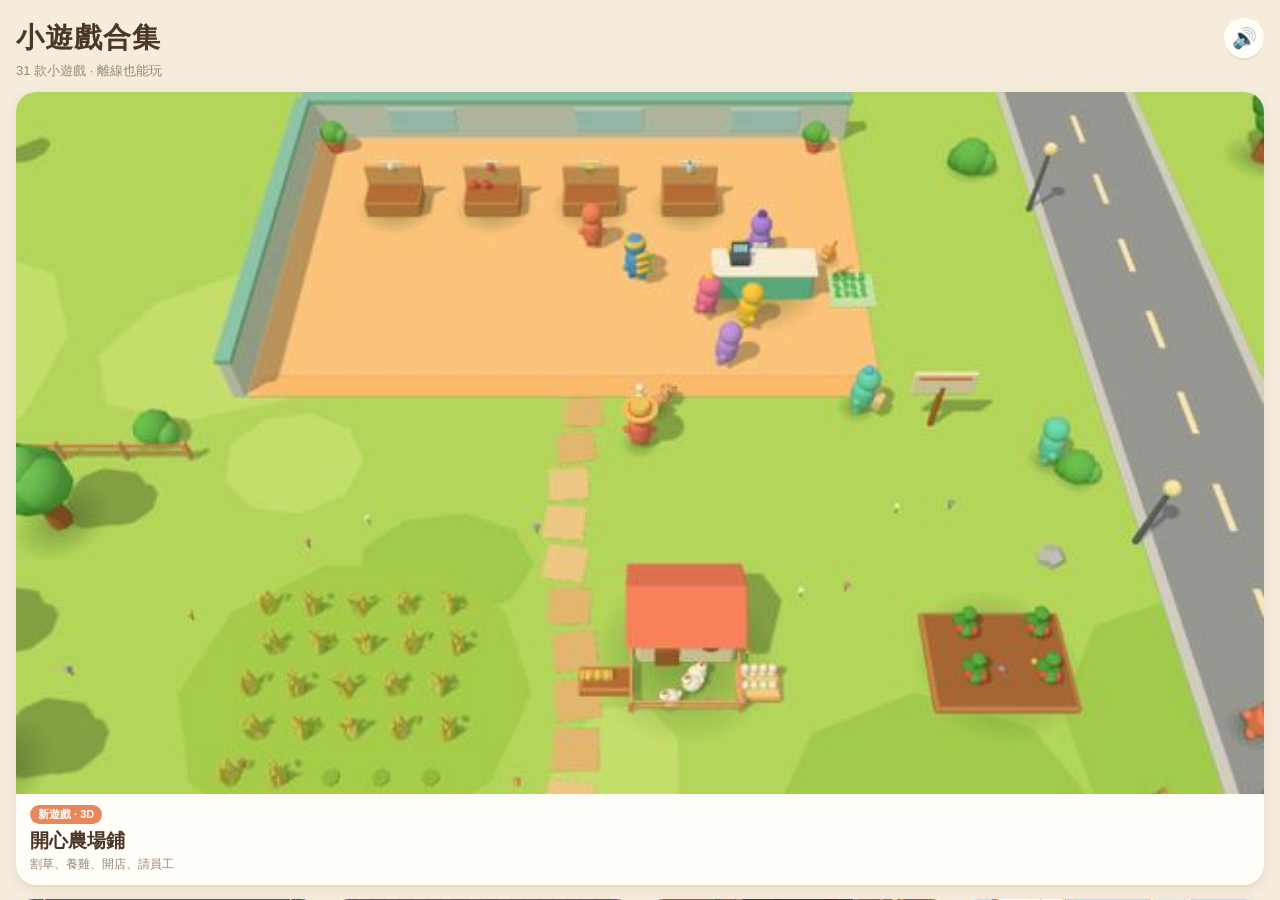
<file: index.html>
<!doctype html>
<html lang="zh-Hant">
<head>
<meta charset="utf-8">
<meta name="viewport" content="width=device-width,initial-scale=1,maximum-scale=1,user-scalable=no,viewport-fit=cover">
<meta name="apple-mobile-web-app-capable" content="yes">
<meta name="mobile-web-app-capable" content="yes">
<meta name="apple-mobile-web-app-status-bar-style" content="default">
<meta name="apple-mobile-web-app-title" content="小遊戲">
<meta name="theme-color" content="#f5ecdc">
<link rel="manifest" href="manifest.json">
<link rel="apple-touch-icon" href="icon-180.png">
<link rel="stylesheet" href="style.css">
<title>小遊戲合集</title>
</head>
<body>
<div id="menu" class="screen">
  <header class="menu-head">
    <h1>小遊戲合集</h1>
    <button id="muteBtn" class="round" aria-label="聲音">🔊</button>
  </header>
  <div class="menu-sub">31 款小遊戲 · 離線也能玩</div>
  <a class="feature" href="farm/">
    <img src="thumbs/farm.jpg" alt="">
    <span class="ftx"><span class="fnew">新遊戲 · 3D</span><b>開心農場鋪</b><small>割草、養雞、開店、請員工</small></span>
  </a>
  <div id="grid"></div>
</div>

<div id="picker" class="hidden">
  <div class="sheet">
    <button id="pkClose" class="round pk-x" aria-label="關閉">×</button>
    <img id="pkThumb" alt="">
    <div id="pkName"></div>
    <div id="pkModes"></div>
  </div>
</div>

<div id="play" class="screen hidden">
  <div class="topbar">
    <button id="backBtn" class="round" aria-label="返回">‹</button>
    <div class="title"><div id="gTitle"></div><div id="gLevel"></div></div>
    <button id="restartBtn" class="round" aria-label="重來">↻</button>
  </div>
  <div id="info"></div>
  <div id="stage"><canvas id="cv"></canvas></div>
  <div id="overlay" class="hidden">
    <div class="card">
      <div id="ovTitle"></div>
      <div id="ovText"></div>
      <div class="btns">
        <button id="ovMenu" class="btn ghost small" aria-label="選單">☰</button>
        <button id="ovRetry" class="btn ghost">重來</button>
        <button id="ovNext" class="btn">下一關</button>
      </div>
    </div>
  </div>
</div>

<script src="core.js"></script>
<script src="games/bus.js"></script>
<script src="games/water.js"></script>
<script src="games/zombie.js"></script>
<script src="games/crowd.js"></script>
<script src="games/parking.js"></script>
<script src="games/screw.js"></script>
<script src="games/blocks.js"></script>
<script src="games/arrows.js"></script>
<script src="games/triple.js"></script>
<script src="games/pins.js"></script>
<script src="games/pixel.js"></script>
<script src="games/fruit.js"></script>
<script src="games/stack.js"></script>
<script src="games/tangle.js"></script>
<script src="games/bricks.js"></script>
<script src="games/runner.js"></script>
<script src="games/hole.js"></script>
<script src="games/survivor.js"></script>
<script src="games/bubble.js"></script>
<script src="games/snake.js"></script>
<script src="games/helix.js"></script>
<script src="games/knife.js"></script>
<script src="games/bullet.js"></script>
<script src="games/merge.js"></script>
<script src="games/paper.js"></script>
<script src="games/flow.js"></script>
<script src="games/ninja.js"></script>
<script src="games/piano.js"></script>
<script src="games/g2048.js"></script>
<script src="games/jumper.js"></script>
<script src="games/multiply.js"></script>
<script>MG.start();</script>
</body>
</html>
</file>
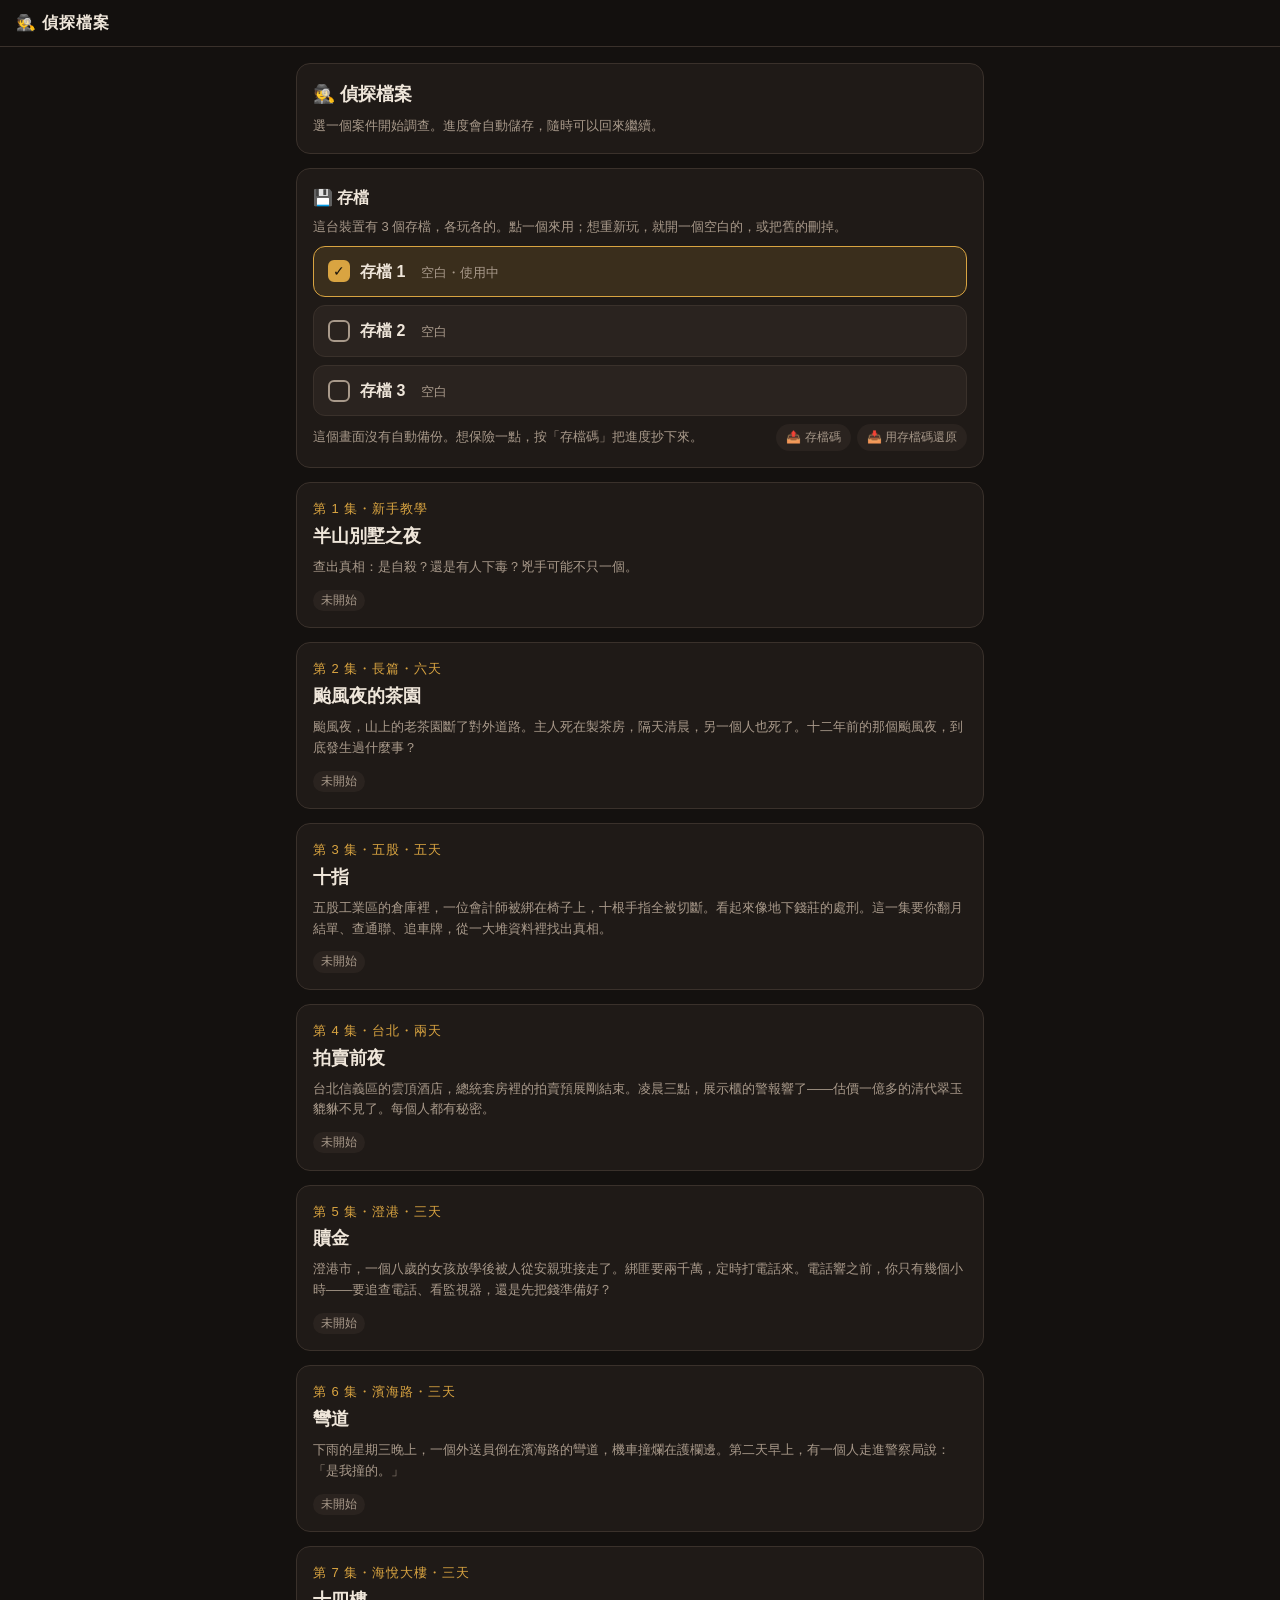
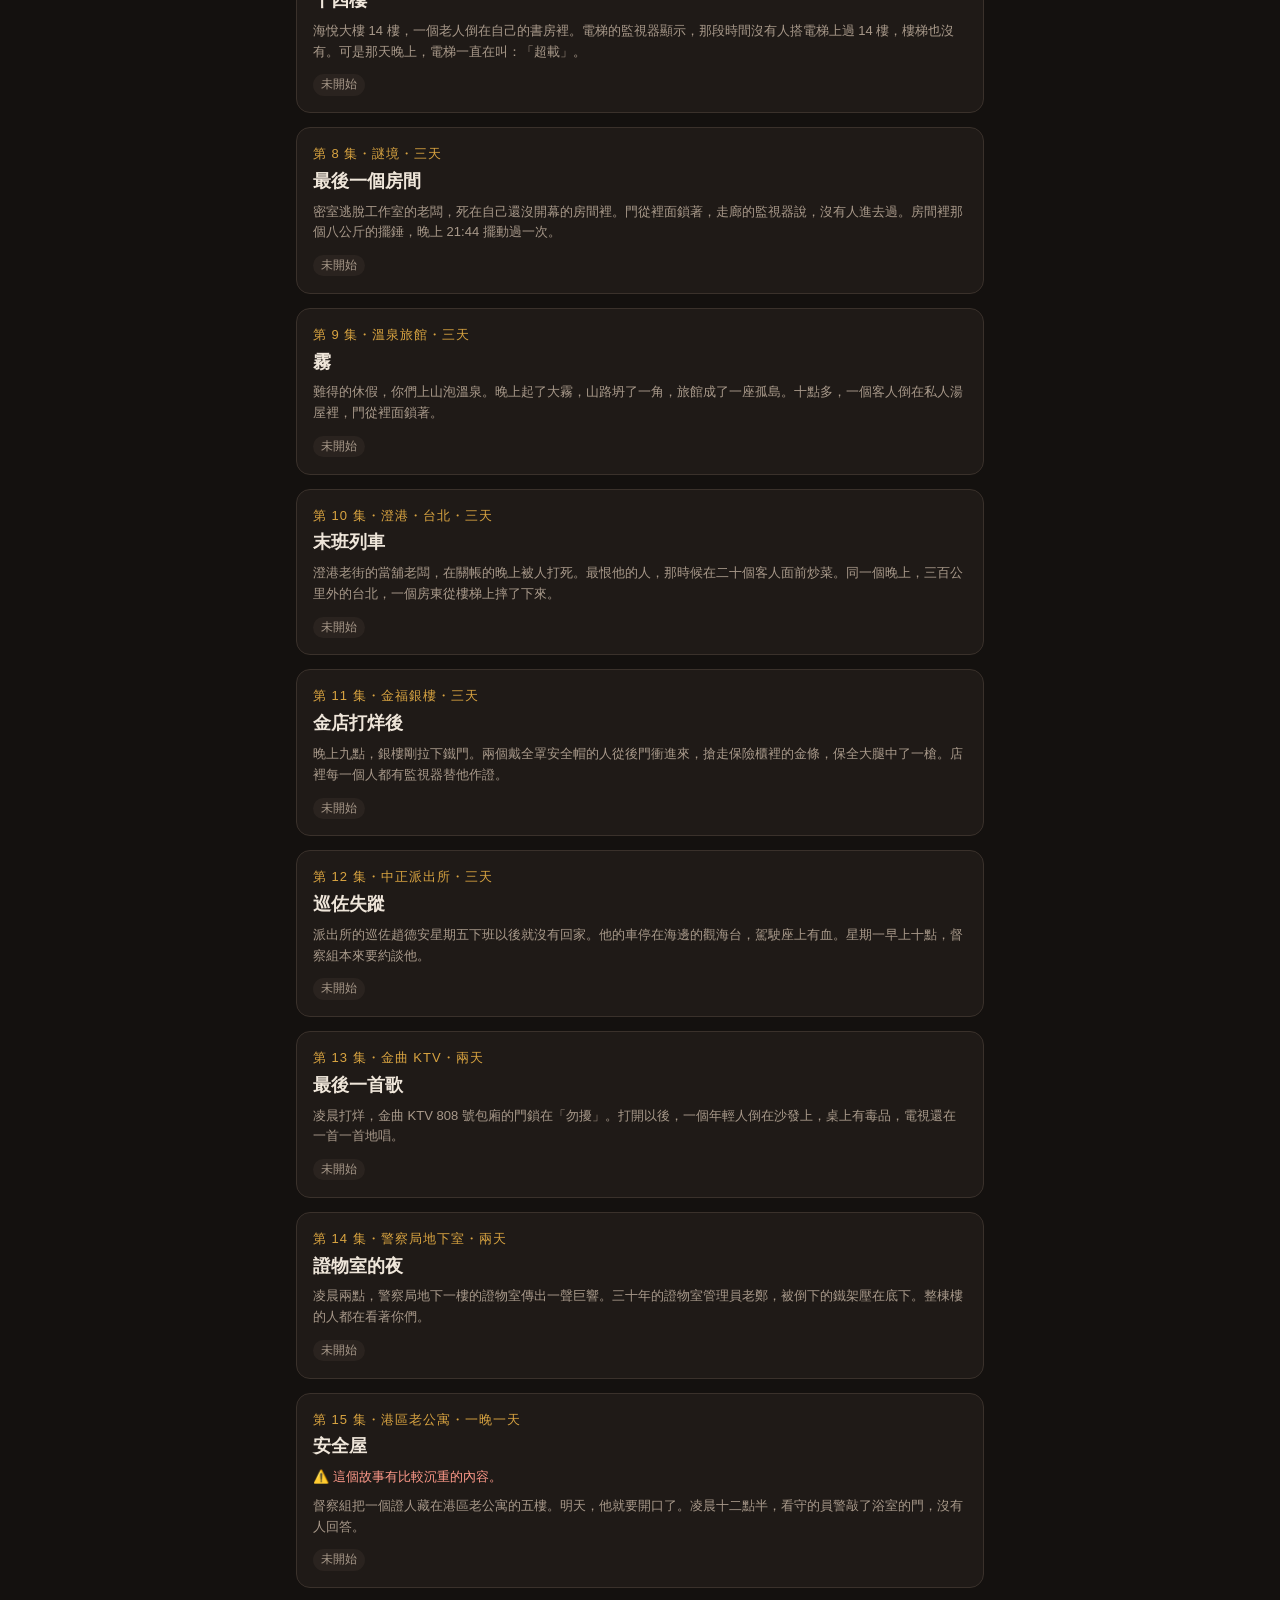
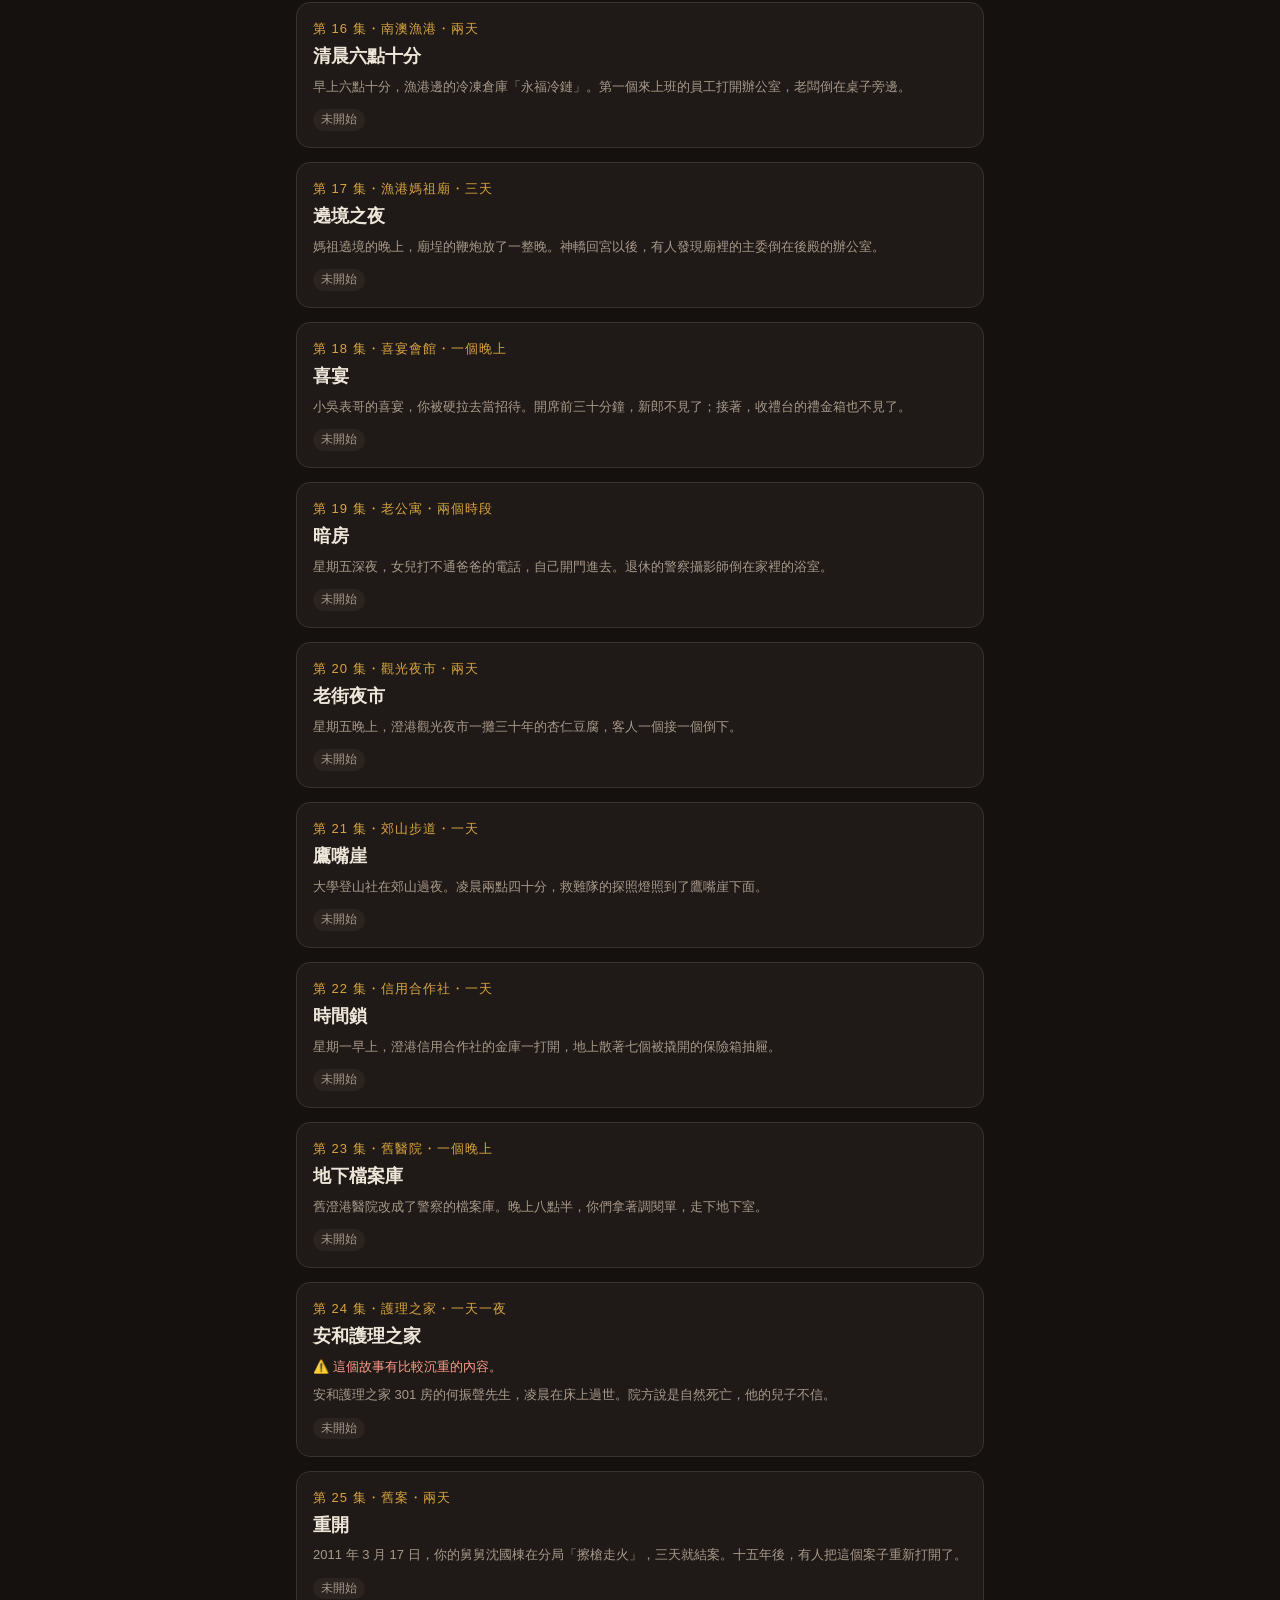
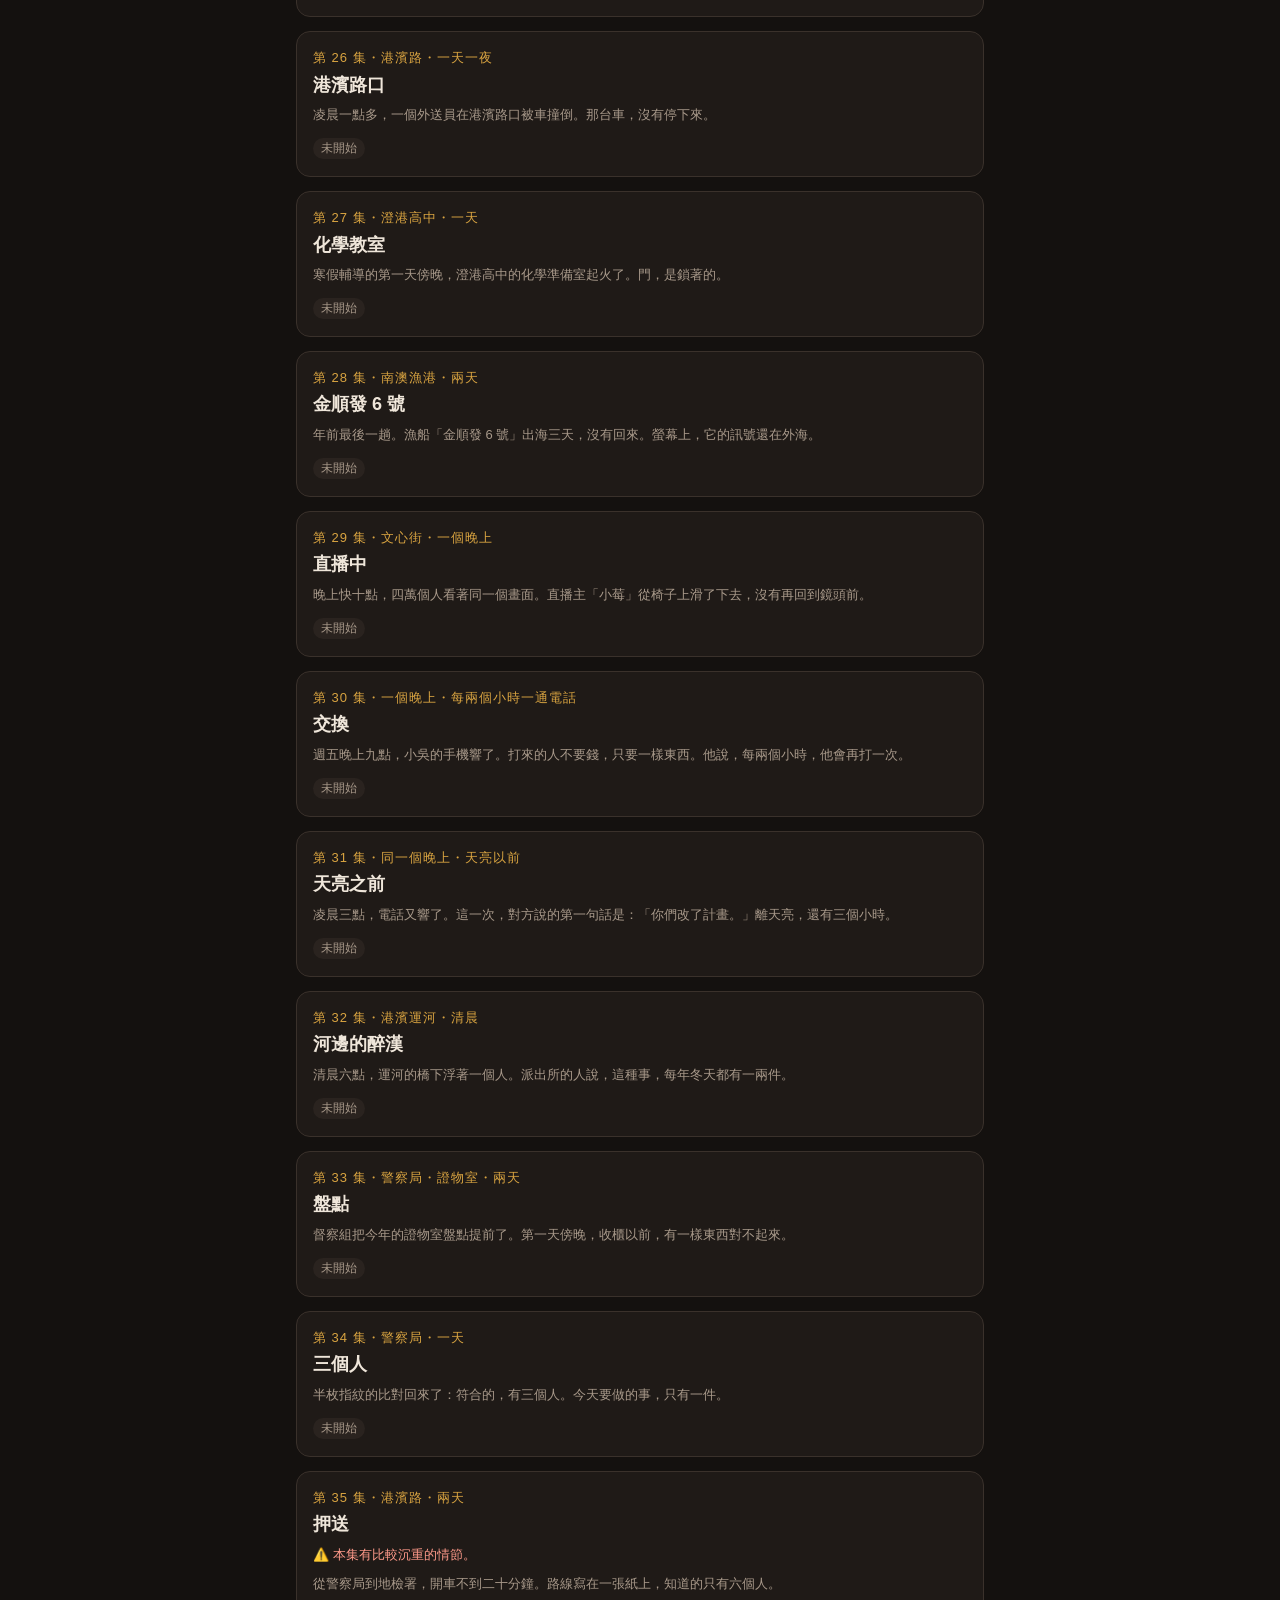
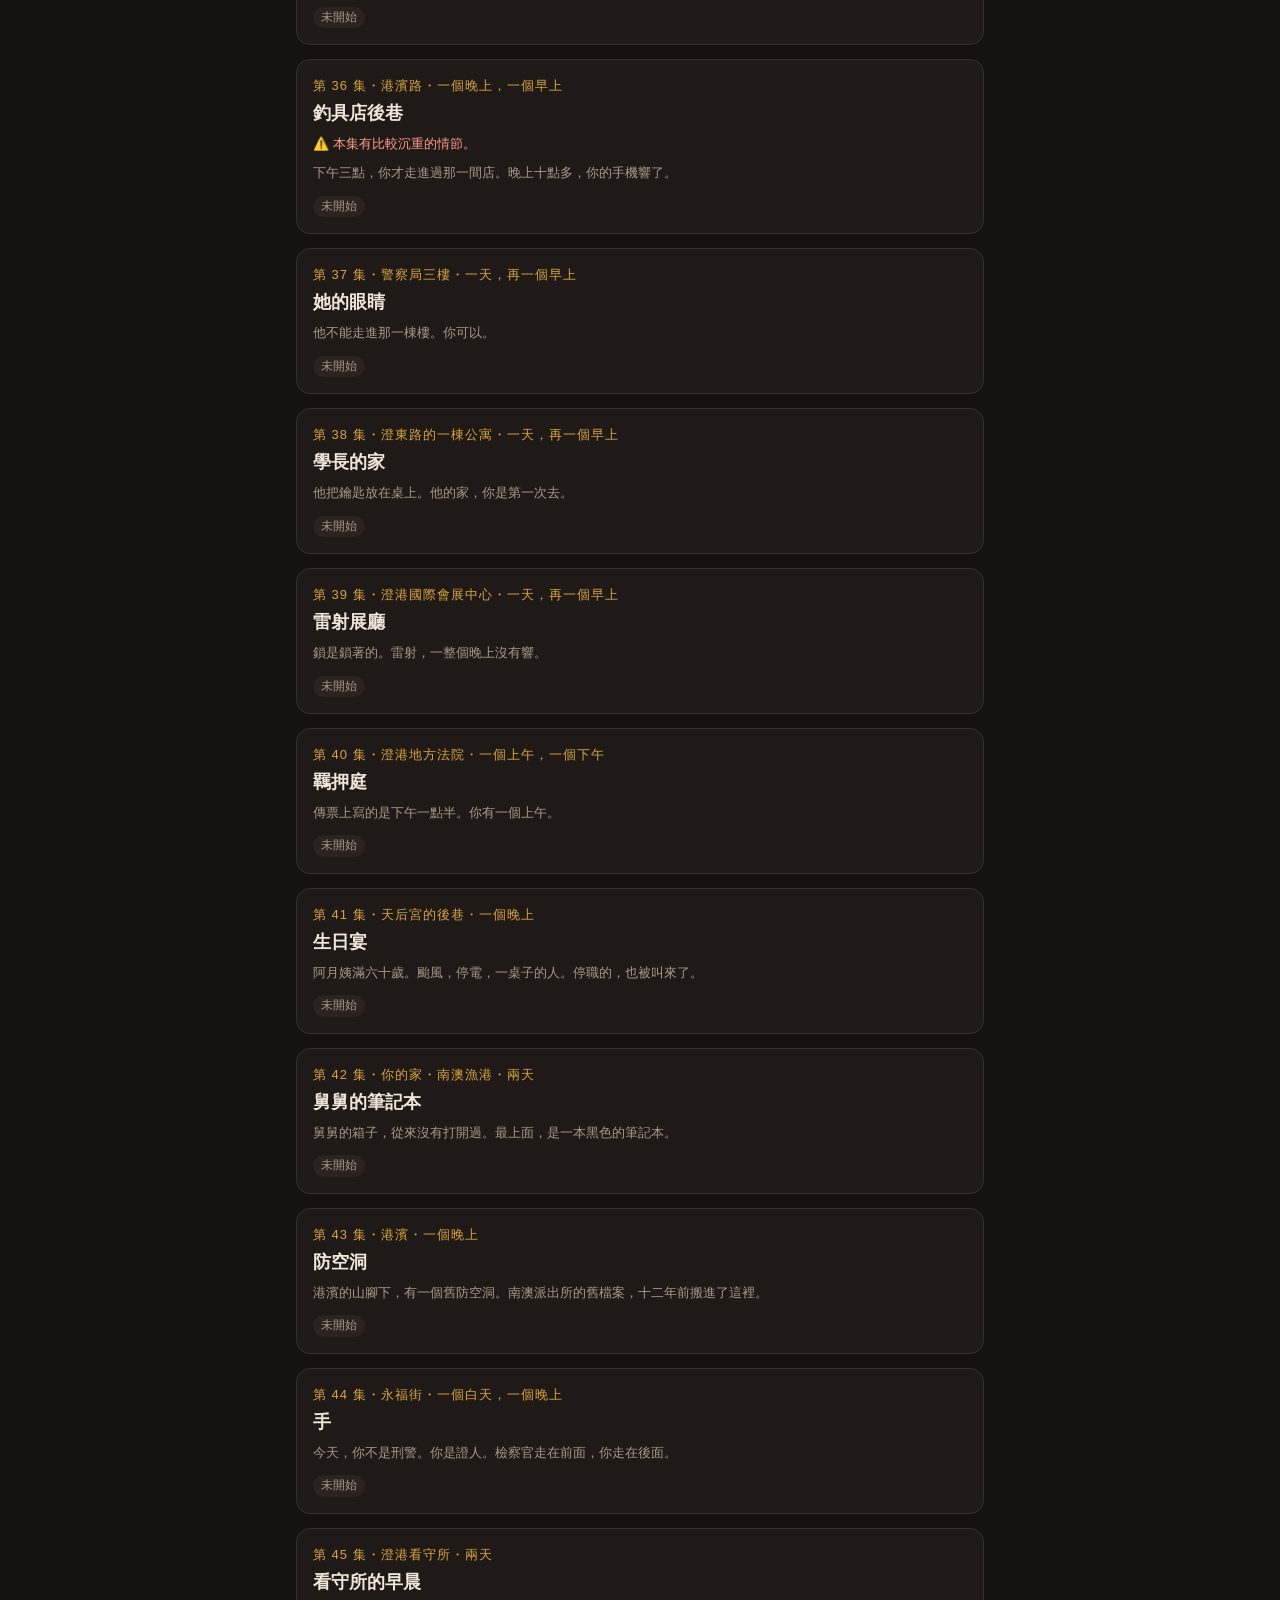
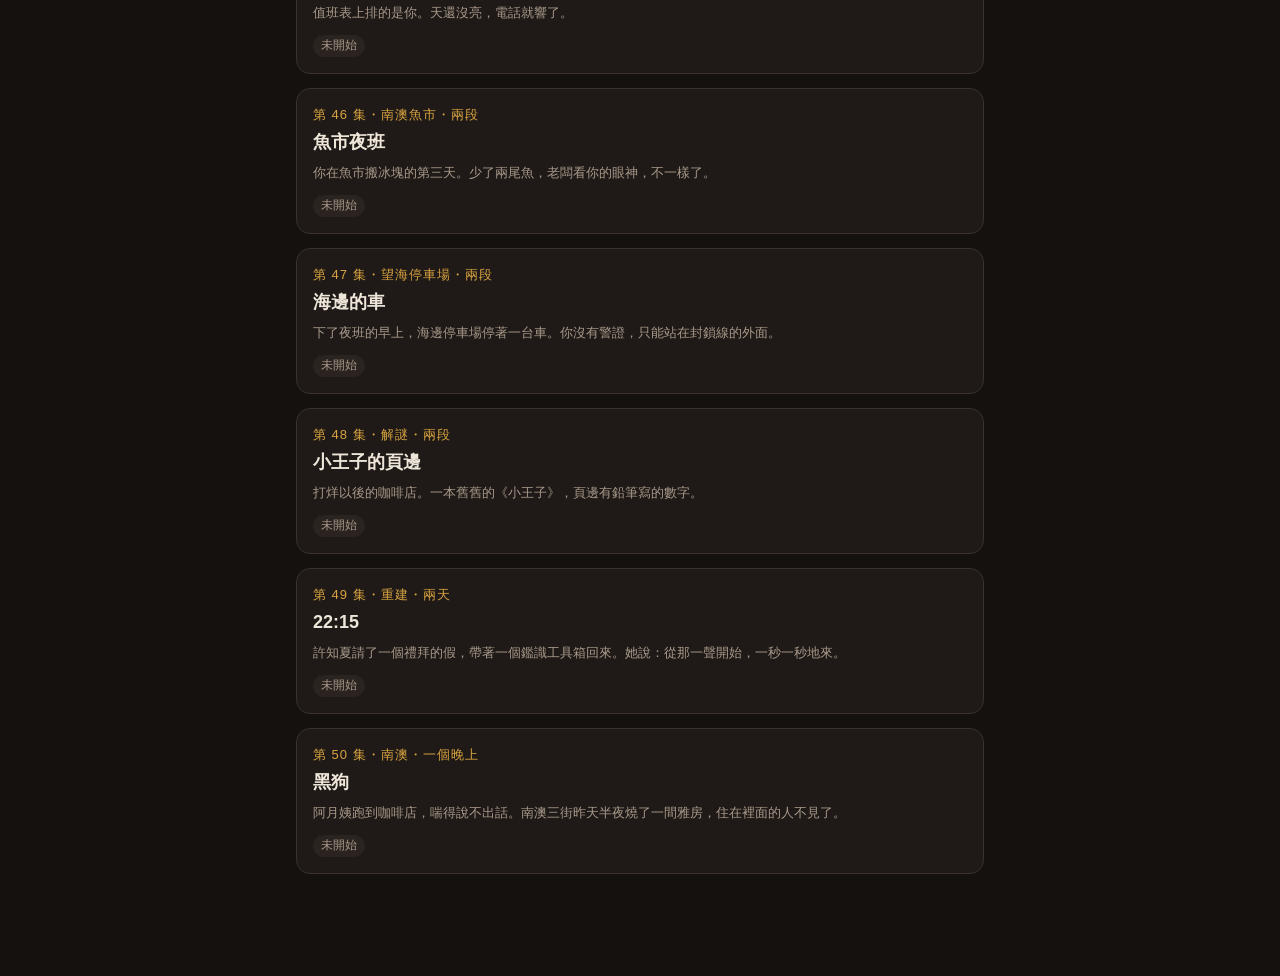
<file: detective/index.html>
<!doctype html>
<html lang="zh-Hant-TW">
<head>
<meta charset="utf-8">
<meta name="viewport" content="width=device-width, initial-scale=1, viewport-fit=cover">
<meta name="apple-mobile-web-app-capable" content="yes">
<meta name="mobile-web-app-capable" content="yes">
<meta name="apple-mobile-web-app-status-bar-style" content="black-translucent">
<meta name="apple-mobile-web-app-title" content="偵探檔案">
<meta name="theme-color" content="#14110f">
<title>偵探檔案</title>
<link rel="manifest" href="manifest.json">
<link rel="apple-touch-icon" href="icon-180.png">
<style>
:root{
  --bg:#14110f; --panel:#1f1a17; --panel2:#2a231f; --line:#3a312b;
  --text:#efe6da; --muted:#a8998a; --accent:#d9a441; --red:#d4574a; --green:#6fb57d; --blue:#6aa6d9;
}
*{box-sizing:border-box;-webkit-tap-highlight-color:transparent}
html,body{margin:0;background:var(--bg);color:var(--text);font-family:-apple-system,"PingFang TC","Noto Sans TC","Microsoft JhengHei",sans-serif;font-size:16px;line-height:1.6}
body{padding-bottom:calc(72px + env(safe-area-inset-bottom))}
header{position:sticky;top:0;z-index:5;background:rgba(20,17,15,.95);backdrop-filter:blur(8px);border-bottom:1px solid var(--line);padding:calc(10px + env(safe-area-inset-top)) 16px 10px;display:flex;align-items:center;justify-content:space-between;gap:12px}
header h1{font-size:16px;white-space:nowrap;overflow:hidden;text-overflow:ellipsis;min-width:0;margin:0;font-weight:700;letter-spacing:1px}
.clock{flex:none;font-size:14px;white-space:nowrap;display:flex;align-items:center;gap:8px;font-variant-numeric:tabular-nums}
.clock .t{font-weight:700;color:var(--accent)}
.clock .bar{width:60px;height:6px;background:var(--panel2);border-radius:3px;overflow:hidden}
.clock .bar i{display:block;height:100%;background:var(--accent);transition:width .3s}
.clock.low .t{color:var(--red)} .clock.low .bar i{background:var(--red)}
main{max-width:720px;margin:0 auto;padding:16px}
nav{position:fixed;bottom:0;left:0;right:0;z-index:5;background:rgba(20,17,15,.97);border-top:1px solid var(--line);display:flex;padding-bottom:env(safe-area-inset-bottom)}
nav button{flex:1;background:none;border:0;color:var(--muted);padding:10px 0 8px;font-size:12px;display:flex;flex-direction:column;align-items:center;gap:2px;font-family:inherit}
nav button .ic{font-size:20px;line-height:1}
nav button.on{color:var(--accent)}
.card{background:var(--panel);border:1px solid var(--line);border-radius:14px;padding:16px;margin-bottom:14px}
.card h2{margin:0 0 8px;font-size:18px}
.card h3{margin:0 0 6px;font-size:16px}
.muted{color:var(--muted)}
.small{font-size:13px}
.tag{display:inline-block;font-size:12px;padding:1px 8px;border-radius:99px;background:var(--panel2);color:var(--muted);margin-right:6px}
.tag.cost{color:var(--accent)}
.tag.new{color:var(--blue)}
.btn{display:block;width:100%;text-align:left;background:var(--panel2);color:var(--text);border:1px solid var(--line);border-radius:12px;padding:12px 14px;margin:8px 0;font-size:15px;font-family:inherit;cursor:pointer}
.btn:active{transform:scale(.99)}
.btn.primary{background:var(--accent);color:#1a140c;border-color:var(--accent);text-align:center;font-weight:700}
.btn.danger{border-color:var(--red);color:var(--red);text-align:center}
.btn.done{opacity:.55}
.btn[disabled]{opacity:.35}
.suspects{display:grid;grid-template-columns:1fr 1fr;gap:12px}
.sus{background:var(--panel);border:1px solid var(--line);border-radius:14px;padding:14px;text-align:center;cursor:pointer}
.sus .av{font-size:40px;line-height:1.2}
.sus .nm{font-weight:700;margin-top:4px}
.sus .rl{font-size:13px;color:var(--muted)}
.sus .ct{font-size:12px;color:var(--accent);margin-top:4px}
.back{background:none;border:0;color:var(--accent);font-size:15px;padding:0;margin-bottom:10px;font-family:inherit}
.qa{border-left:3px solid var(--accent);padding:4px 0 4px 12px;margin:12px 0}
.qa .q{font-weight:700}
.qa .a{margin-top:4px}
.qa .a.say::before{content:"「"} .qa .a.say::after{content:"」"}
.note{font-size:13px;color:var(--muted);margin-top:4px;font-style:italic}
.log-sec{margin-bottom:18px}
.log-sec h3{color:var(--accent);font-size:15px;margin:0 0 4px}
.pick{display:flex;align-items:center;gap:10px;padding:12px 14px;background:var(--panel2);border:1px solid var(--line);border-radius:12px;margin:8px 0;cursor:pointer}
.pick.on{border-color:var(--accent);background:#3a2e1c}
.pick .box{width:22px;height:22px;border-radius:6px;border:2px solid var(--muted);flex:none;display:flex;align-items:center;justify-content:center;font-size:14px}
.pick.on .box{border-color:var(--accent);background:var(--accent);color:#1a140c}
.grade{font-size:64px;font-weight:800;text-align:center;line-height:1;margin:8px 0}
.toast{position:fixed;left:50%;bottom:calc(84px + env(safe-area-inset-bottom));transform:translateX(-50%);background:var(--accent);color:#1a140c;padding:8px 16px;border-radius:99px;font-size:14px;font-weight:700;opacity:0;transition:opacity .25s;pointer-events:none;z-index:9;max-width:90vw;text-align:center}
.toast.show{opacity:1}
.cctv{background:#0b0d0b;border:1px solid #2c3a2c;border-radius:10px;padding:12px;font-family:ui-monospace,Menlo,monospace;color:#9fd49f;font-size:14px;white-space:pre-wrap}
.cctv .rec{color:var(--red)}
.intro p{margin:0 0 10px}
@media (min-width:700px){.suspects{grid-template-columns:repeat(4,1fr)}}
.hbtn{background:none;border:0;color:var(--accent);font-size:15px;padding:0 6px 0 0;font-family:inherit;flex:none;cursor:pointer}
.hleft{display:flex;align-items:center;min-width:0;gap:4px}
.ep{cursor:pointer}
.warn{font-size:13px;color:#ff9a8a;margin:0 0 8px}
.doc{width:100%;border-collapse:collapse;font-size:12.5px;margin:8px 0;font-variant-numeric:tabular-nums}
.doc th{text-align:left;color:var(--muted);font-weight:600;border-bottom:1px solid #ffffff30;padding:3px 4px}
.doc td{padding:4px;border-bottom:1px solid #ffffff12;vertical-align:top}
.doc tr.r{cursor:pointer}
.doc tr.r:hover td{background:#ffffff0d}
.doc tr.hit td{background:#ffd04a22;color:var(--accent)}
.doc tr.miss td{color:var(--muted);text-decoration:line-through #ffffff40}
.dochint{font-size:12px;color:var(--muted);margin:2px 0}
.ep .no{font-size:13px;color:var(--accent);letter-spacing:1px}
.ep h2{margin:2px 0 6px}
.sus.gone{opacity:.5;filter:grayscale(1)}
.phase{display:inline-block;font-size:12px;padding:2px 10px;border-radius:99px;background:#3a2e1c;color:var(--accent);margin-bottom:6px}
.report{border-left:3px solid var(--blue);padding:2px 0 2px 12px;margin:10px 0}
details.past{margin-bottom:14px}
details.past summary{cursor:pointer;color:var(--muted);font-size:14px;padding:6px 0}
.scene{position:relative;margin:0 0 12px;border-radius:12px;overflow:hidden;border:2px solid var(--line);background:#000;line-height:0}
.scene canvas{width:100%;height:auto;image-rendering:pixelated;image-rendering:crisp-edges;display:block}
/* 幕間的畫面：螢幕矮的時候（例如 1366×657）縮小，下一句／跳過按鈕才不會被擠出畫面 */
.scene.inter-scene{width:min(100%, calc(max(180px, 100vh - 330px) * 1.7778 + 4px));margin-left:auto;margin-right:auto}
.talk{margin-bottom:14px}
.talk .scene{margin:0}
.talk .you{font-size:13px;color:var(--muted);margin:0 2px 6px}
.bubble{position:relative;background:#fffdf7;color:#1b1512;border:3px solid #1b1512;padding:8px 12px;margin:0 6px 12px;font-size:15px;line-height:1.55;box-shadow:4px 4px 0 #1b1512;cursor:pointer;min-height:48px}
.bubble b{display:block;font-size:12px;color:#8a5a1a;margin-bottom:2px}
.bubble::after{content:"";position:absolute;left:50%;bottom:-15px;margin-left:-9px;border:9px solid transparent;border-top-color:#1b1512;border-bottom:0}
.bubble::before{content:"";position:absolute;left:50%;bottom:-9px;margin-left:-6px;border:6px solid transparent;border-top-color:#fffdf7;border-bottom:0;z-index:1}
.scene canvas.tap{cursor:pointer}
.rooms{display:flex;gap:6px;overflow-x:auto;margin:0 0 8px;padding-bottom:2px;scrollbar-width:none}
.rooms button{flex:0 0 auto;border:1px solid var(--line);background:var(--panel2);color:var(--text);border-radius:999px;padding:6px 11px;font-size:13px;font-family:inherit;cursor:pointer}
.rooms button.on{background:var(--accent);color:#1a140c;border-color:var(--accent);font-weight:700}
.rooms button .dot{color:#ffd04a;margin-left:3px}
.rooms button.on .dot{color:#7a3a00}
.hint{font-size:12px;color:var(--muted);margin:-4px 2px 10px}
.look{background:#fffdf7;color:#1b1512;border:3px solid #1b1512;box-shadow:4px 4px 0 #1b1512;padding:10px 12px;margin:0 4px 14px;line-height:1.6;font-size:15px}
.look b{display:block;font-size:13px;color:#8a5a1a;margin-bottom:2px}
.look .muted{color:#5a4a3a}
.look .cctv{background:#0d1a12;color:#9fd49f}
.doing{margin:0 2px 12px;font-size:13px;color:var(--muted);line-height:1.6}
.doing span{color:var(--text);cursor:pointer;text-decoration:underline dotted}
.cap{line-height:1.5;font-size:13px;color:#9fd49f;background:#0d1a12;padding:6px 10px;min-height:20px;font-family:ui-monospace,Menlo,monospace}
.ctl{display:flex;gap:6px;background:#0d1a12;padding:0 8px 8px;line-height:1}
.ctl button{background:#1d2a22;color:#9fd49f;border:1px solid #2f4a3a;border-radius:6px;padding:5px 10px;font-size:13px;font-family:inherit;cursor:pointer}
.court-bubble{min-height:70px}
.found{font-size:12px;color:var(--accent)}
.world{position:relative;margin:0 -16px 10px;border-top:2px solid #000;border-bottom:2px solid #000;line-height:0;background:#000;overflow:hidden}
.world canvas{width:100%;height:auto;image-rendering:pixelated;image-rendering:crisp-edges;display:block;touch-action:pan-y;-webkit-user-select:none;user-select:none;-webkit-touch-callout:none;cursor:pointer}
.wsign{position:absolute;transform:translate(-50%,-50%);white-space:nowrap;font-weight:800;letter-spacing:.08em;line-height:1;pointer-events:none;text-shadow:0 1px 0 rgba(0,0,0,.55);z-index:1}
.wtext{position:absolute;white-space:nowrap;line-height:1;letter-spacing:0;pointer-events:none;z-index:0;display:none;-webkit-text-size-adjust:none;text-size-adjust:none;-webkit-user-select:none;user-select:none}
.wtext i{display:inline-block;width:0;height:0;vertical-align:baseline}
.wnav{position:absolute;transform:translate(-50%,-100%);font-size:12px;font-family:inherit;line-height:1.2;padding:3px 9px;background:rgba(20,16,12,.8);color:#ffe8a0;border:1.5px solid #ffd04a;border-radius:99px;white-space:nowrap;z-index:1;cursor:pointer;animation:wnavb 1.6s ease-in-out infinite}
.wnav.go{font-size:14px;font-weight:700;padding:6px 13px;color:#fff;background:rgba(30,60,30,.88);border:2px solid #6fd46f;box-shadow:0 2px 8px rgba(0,0,0,.55);z-index:2}
.wnav.wexit{transform:translate(-50%,-50%);animation:none;pointer-events:auto}
.wnav.wexit[hidden]{display:none}
.wnav.secret{color:#e8d8ff;border-color:#b07aff;background:rgba(40,20,60,.82);letter-spacing:.1em}
@keyframes wnavb{0%,100%{margin-top:0}50%{margin-top:-3px}}
.wskip{position:absolute;right:8px;top:8px;z-index:3;background:rgba(20,16,12,.72);color:#fff;border:1px solid rgba(255,255,255,.5);border-radius:99px;padding:4px 12px;font-size:12px;font-family:inherit;cursor:pointer}
.wbubble{position:absolute;top:6px;max-width:78%;width:max-content;background:#fffdf7;color:#1b1512;border:2px solid #1b1512;box-shadow:3px 3px 0 #1b1512;padding:5px 9px;font-size:13.5px;line-height:1.5;pointer-events:none;z-index:2}
.wbubble b{display:block;font-size:11px;color:#8a5a1a}
.wbubble::after{content:"";position:absolute;left:var(--tail,50%);bottom:-9px;margin-left:-6px;border:6px solid transparent;border-top-color:#1b1512;border-bottom:0}
.wbtns{position:absolute;left:8px;top:8px;z-index:3;display:flex;gap:6px;flex-wrap:wrap;align-items:flex-end;max-width:75%;pointer-events:none}
.wbtns button{pointer-events:auto}
.wgo{background:rgba(20,16,12,.82);color:#fff;border:1.5px solid #6fd46f;border-radius:99px;padding:6px 12px;font-size:13px;font-family:inherit;font-weight:700;cursor:pointer;box-shadow:0 2px 8px rgba(0,0,0,.5)}
.wgo[hidden]{display:none}
/* 「附近」清單：畫面正下方一排名字（高度固定，有沒有東西畫面都不會跳） */
.wnear{display:flex;gap:7px;align-items:center;overflow-x:auto;-webkit-overflow-scrolling:touch;overscroll-behavior-x:contain;touch-action:pan-x;padding:0 max(8px,env(safe-area-inset-right)) 0 max(8px,env(safe-area-inset-left));height:48px;box-sizing:border-box;line-height:1.2;background:#14100c;scrollbar-width:none}
.wnear::-webkit-scrollbar{display:none}
.wnear .nl{flex:none;color:#cfc6b8;font-size:13px;white-space:nowrap}
.wnear .nn{color:#8a8072}
.wnear .nb{flex:none;background:#2a221b;color:#fff;border:1.5px solid #ffd04a;border-radius:99px;padding:0 14px;height:38px;font-size:14px;font-family:inherit;white-space:nowrap;cursor:pointer}
.wnear .nb:active{background:#4a3c2e}
.wnear.more{-webkit-mask-image:linear-gradient(to right,#000 calc(100% - 44px),transparent);mask-image:linear-gradient(to right,#000 calc(100% - 44px),transparent)}
.wroom{background:rgba(20,16,12,.82);color:#fff;border:1.5px solid #ffd04a;border-radius:99px;padding:6px 12px;font-size:13px;font-family:inherit;font-weight:700;cursor:pointer;box-shadow:0 2px 8px rgba(0,0,0,.5);display:flex;align-items:center;gap:2px}
.wroom[hidden]{display:none}
.wroom .an{font-weight:400;opacity:.85}
.wroom .n{background:#ffd04a;color:#2a1f10;border-radius:99px;min-width:18px;padding:0 5px;margin-left:4px;font-size:12px;text-align:center}
.wroom .n.ok{background:#6fd46f}
.wroom .n.pp{background:#e9e4da}
.wtip{position:absolute;right:8px;bottom:6px;font-size:11px;color:#fff;line-height:1.2;text-shadow:0 1px 2px #000;pointer-events:none}
.wtop{display:flex;gap:12px;align-items:center;margin-bottom:8px;font-size:13px;color:var(--muted)}
.wtop .back{margin:0}
.wtop b{color:var(--text);font-size:15px}
.wmap .mlab{position:absolute;transform:translate(-50%,6px);white-space:nowrap;line-height:1.25;font-size:10.5px;font-family:inherit;color:#1b1512;background:#fffdf7;border:2px solid #1b1512;box-shadow:2px 2px 0 #1b1512;padding:1px 5px;cursor:pointer;z-index:2}
.wmap .mlab i{display:block;font-style:normal;font-size:9.5px;color:#8a5a1a}
.wmap .mlab.u{transform:translate(-50%,calc(-100% - 12px))} .wmap .mlab.l{transform:translate(calc(-100% - 8px),-60%)} .wmap .mlab.r{transform:translate(8px,-60%)}
.wmap .mlab.here{background:#ffe9a8} .wmap .mlab.off{opacity:.55;background:#d8d4cc}
.wq{display:block;width:100%;text-align:left;background:var(--panel2);color:var(--text);border:1px solid var(--line);border-radius:10px;padding:10px 12px;margin:6px 0;font-size:14px;font-family:inherit;cursor:pointer}
.dlg{position:fixed;inset:0;background:#0009;display:flex;align-items:center;justify-content:center;z-index:50;padding:20px}
.dlg-box{background:var(--panel);border:3px solid #1b1512;box-shadow:4px 4px 0 #000;border-radius:10px;padding:18px;max-width:340px;width:100%}
.dlg-msg{white-space:pre-line;line-height:1.6;margin-bottom:14px}
.dlg-btns{display:flex;gap:10px;justify-content:flex-end}
/* 全螢幕模式：揀咗案件之後，畫面填滿，對話、選單浮喺旁邊／下面 */
body.fs{padding:0;overflow:hidden;overscroll-behavior:none}
body.fs header, body.fs #nav{display:none}
body.fs .toast{bottom:calc(14px + env(safe-area-inset-bottom))}
/* 幕間、劇情對話開著的時候，提示移到最上面，才不會蓋住「下一句」「跳過」 */
body:has(.inter-scene) .toast, body:has(.wskip:not([hidden])) .toast, body.toast-top .toast{bottom:auto;top:calc(10px + env(safe-area-inset-top))}
.fs-root{position:fixed;inset:0;z-index:4;display:flex;flex-direction:column;background:#000}
.fs-hud{flex:none;display:flex;gap:6px;align-items:center;padding:4px max(8px,env(safe-area-inset-right)) 4px max(8px,env(safe-area-inset-left));padding-top:max(4px,env(safe-area-inset-top));background:#14100c;color:#cfc6b8;font-size:12px;line-height:1.2;min-height:34px;white-space:nowrap;overflow:hidden;border-bottom:1px solid #2a221b}
.fs-hud .hn{color:var(--text);font-size:13px;overflow:hidden;text-overflow:ellipsis;min-width:0;flex:0 1 auto}
.fs-hud .sp{flex:1 1 0}
.hb{flex:none;background:#2a221b;color:#f1e6d4;border:1px solid #4a3c2e;border-radius:99px;padding:5px 10px;font-size:12.5px;font-family:inherit;line-height:1.1;cursor:pointer}
.hb.buddy{background:#1f3a24;border-color:#6fd46f;color:#d8ffd8;font-weight:700}
.hb.go{border-color:var(--accent);color:var(--accent)}
.fs-body{flex:1;min-height:0;display:flex;flex-direction:column}
.fs-stage{flex:none;display:flex;align-items:center;justify-content:center;background:#000}
.fs-root .world{margin:0;border:0;width:100%}
.fs-panel{flex:1;min-height:0;overflow:auto;-webkit-overflow-scrolling:touch;background:var(--bg);padding:10px 12px calc(10px + env(safe-area-inset-bottom))}
.fs-panel .card{margin-bottom:8px}
.fs-panel .wq{margin:5px 0;padding:9px 12px}
.wq.accent{border-color:var(--accent);color:var(--accent);font-weight:700}
@media (orientation:portrait){ .fs-stage{height:auto} .fs-stage .world canvas{height:56.25vw} .fs-root .wbtns{position:static;max-width:none;padding:6px 8px 2px;pointer-events:auto} }
@media (orientation:landscape){ .fs-empty{display:none} }
@media (orientation:landscape){
  /* 打橫：畫面大小固定不變，問話、選單浮在畫面右邊（不會一開一關畫面就縮放） */
  .fs-body{position:relative}
  .fs-stage{flex:1 1 0;min-height:0;container-type:size}
  .fs-stage .world{width:min(100cqw,calc((100cqh - 48px) * 1.7778))}   /* 48px：留給畫面下面的「附近」清單 */
  .fs-panel{position:absolute;top:8px;right:max(8px,env(safe-area-inset-right));width:clamp(260px,36vw,420px);max-height:calc(100% - 16px);background:none;padding:0;z-index:3;border-radius:12px;box-shadow:0 6px 24px rgba(0,0,0,.55)}
  .fs-panel > .card{margin:0;background:rgba(31,26,23,.96)} .fs-panel > .look{margin:0 4px 4px 0}
}
/* 大螢幕（電腦、iPad）：畫面放大時，對話框、指示牌、地圖標籤的字也跟著放大 */
.fs-root .world{container-type:inline-size}
.fs-root .wbubble{font-size:max(13.5px,1.2cqw);max-width:min(78%,60em)}
.fs-root .wbubble b{font-size:max(11px,.9cqw)}
.fs-root .wnav{font-size:max(12px,1.05cqw)}
.fs-root .wnav.go{font-size:max(14px,1.3cqw)}
.fs-root .wskip{font-size:max(12px,1cqw)}
.fs-root .wtip{font-size:max(11px,.9cqw)}
.fs-root .wroom,.fs-root .wgo{font-size:max(13px,1.15cqw)}
.fs-root .wmap .mlab{font-size:max(10.5px,1.05cqw)}
.fs-root .wmap .mlab i{font-size:max(9.5px,.9cqw)}
@media (min-width:1200px) and (min-height:700px){ .fs-hud{font-size:14.5px;min-height:42px} .fs-hud .hn{font-size:15.5px} .hb{font-size:14.5px;padding:6px 14px} .fs-panel{font-size:17px} }
.fs-sheet{flex:1;min-height:0;overflow:auto;-webkit-overflow-scrolling:touch;background:var(--bg)}
.fs-sheet > .in{max-width:720px;margin:0 auto;padding:14px 16px calc(20px + env(safe-area-inset-bottom))}
.wusay{display:flex;gap:10px;align-items:flex-start;margin:0 0 10px}
.wusay .who{flex:none;font-size:26px;line-height:1}
.wusay .t{background:#fffdf7;color:#1b1512;border:2px solid #1b1512;box-shadow:3px 3px 0 #1b1512;padding:6px 10px;font-size:14px;line-height:1.55}
.wusay .t b{display:block;font-size:11px;color:#8a5a1a}
</style>
</head>
<body>
<header>
  <div class="hleft"><button class="hbtn" id="homeBtn" onclick="goHome()">‹ 案件</button><h1 id="caseTitle">偵探檔案</h1></div>
  <div class="clock" id="clock"><span class="t" id="clockT"></span><span class="bar"><i id="clockBar"></i></span></div>
</header>
<main id="view"></main>
<nav id="nav">
  <button data-tab="brief"><span class="ic">📁</span>案情</button>
  <button data-tab="suspects"><span class="ic">🗣️</span>問話</button>
  <button data-tab="search"><span class="ic">🔍</span>搜證</button>
  <button data-tab="notes"><span class="ic">📓</span>筆記</button>
  <button data-tab="accuse"><span class="ic">⚖️</span>推理</button>
</nav>
<div class="toast" id="toast"></div>

<script src="arc.js"></script>
<script src="arc_data.js"></script>
<script src="pixel.js"></script>
<script src="cases.js"></script>
<script src="case2.js"></script>
<script src="case2_people.js"></script>
<script src="case2_people2.js"></script>
<script src="case2_people3.js"></script>
<script src="case2_items.js"></script>
<script src="case2_art.js"></script>
<script src="case1_art.js"></script>
<script src="world.js"></script>
<script src="sprite2.js"></script>
<script src="topdown.js"></script>
<script src="topkit.js"></script>
<script src="topplay.js"></script>
<script src="worldkit.js"></script>
<script src="case2_world.js"></script>
<script src="case1_world.js"></script>
<script src="case1_top.js"></script>
<script src="case2_top.js"></script>
<script src="case3.js"></script>
<script src="case3_people.js"></script>
<script src="case3_people2.js"></script>
<script src="case3_items.js"></script>
<script src="case3_records.js"></script>
<script src="case3_art.js"></script>
<script src="case3_world.js"></script>
<script src="topep.js"></script>
<script src="case3_top.js"></script>
<script src="case4.js"></script>
<script src="case4_people.js"></script>
<script src="case4_people2.js"></script>
<script src="case4_items.js"></script>
<script src="case4_records.js"></script>
<script src="case4_art.js"></script>
<script src="case4_world.js"></script>
<script src="case4_top.js"></script>
<script src="case5.js"></script>
<script src="case5_items.js"></script>
<script src="case5_art.js"></script>
<script src="case5_top.js"></script>
<script src="case6.js"></script>
<script src="case6_items.js"></script>
<script src="case6_art.js"></script>
<script src="case6_top.js"></script>
<script src="case7.js"></script>
<script src="case7_items.js"></script>
<script src="case7_art.js"></script>
<script src="case7_top.js"></script>
<script src="case8.js"></script>
<script src="case8_items.js"></script>
<script src="case8_art.js"></script>
<script src="case8_top.js"></script>
<script src="case9.js"></script>
<script src="case9_items.js"></script>
<script src="case9_art.js"></script>
<script src="case9_top.js"></script>
<script src="case10.js"></script>
<script src="case10_items.js"></script>
<script src="case10_art.js"></script>
<script src="case10_top.js"></script>
<script src="case11.js"></script>
<script src="case11_items.js"></script>
<script src="case11_art.js"></script>
<script src="case11_top.js"></script>
<script src="case12.js"></script>
<script src="case12_items.js"></script>
<script src="case12_art.js"></script>
<script src="case12_top.js"></script>
<script src="case13.js"></script>
<script src="case13_items.js"></script>
<script src="case13_art.js"></script>
<script src="case13_top.js"></script>
<script src="case14.js"></script>
<script src="case14_items.js"></script>
<script src="case14_art.js"></script>
<script src="case14_top.js"></script>
<script src="case15.js"></script>
<script src="case15_items.js"></script>
<script src="case15_art.js"></script>
<script src="case15_top.js"></script>
<script src="case16.js"></script>
<script src="case16_items.js"></script>
<script src="case16_art.js"></script>
<script src="case16_top.js"></script>
<script src="case17.js"></script>
<script src="case17_items.js"></script>
<script src="case17_art.js"></script>
<script src="case17_top.js"></script>
<script src="case18.js"></script>
<script src="case18_items.js"></script>
<script src="case18_art.js"></script>
<script src="case18_top.js"></script>
<script src="case19.js"></script>
<script src="case19_items.js"></script>
<script src="case19_art.js"></script>
<script src="case19_top.js"></script>
<script src="case20.js"></script>
<script src="case20_items.js"></script>
<script src="case20_art.js"></script>
<script src="case20_top.js"></script>
<script src="case21.js"></script>
<script src="case21_items.js"></script>
<script src="case21_art.js"></script>
<script src="case21_top.js"></script>
<script src="case22.js"></script>
<script src="case22_items.js"></script>
<script src="case22_art.js"></script>
<script src="case22_top.js"></script>
<script src="case23.js"></script>
<script src="case23_items.js"></script>
<script src="case23_art.js"></script>
<script src="case23_top.js"></script>
<script src="case24.js"></script>
<script src="case24_items.js"></script>
<script src="case24_art.js"></script>
<script src="case24_top.js"></script>
<script src="case25.js"></script>
<script src="case25_items.js"></script>
<script src="case25_art.js"></script>
<script src="case25_top.js"></script>
<script src="case26.js"></script>
<script src="case26_items.js"></script>
<script src="case26_art.js"></script>
<script src="case26_top.js"></script>
<script src="case27.js"></script>
<script src="case27_items.js"></script>
<script src="case27_art.js"></script>
<script src="case27_top.js"></script>
<script src="case28.js"></script>
<script src="case28_items.js"></script>
<script src="case28_art.js"></script>
<script src="case28_top.js"></script>
<script src="case29.js"></script>
<script src="case29_items.js"></script>
<script src="case29_art.js"></script>
<script src="case29_top.js"></script>
<script src="case30.js"></script>
<script src="case30_items.js"></script>
<script src="case30_art.js"></script>
<script src="case30_top.js"></script>
<script src="case31.js"></script>
<script src="case31_items.js"></script>
<script src="case31_art.js"></script>
<script src="case31_top.js"></script>
<script src="case32.js"></script>
<script src="case32_items.js"></script>
<script src="case32_art.js"></script>
<script src="case32_top.js"></script>
<script src="case33.js"></script>
<script src="case33_items.js"></script>
<script src="case33_art.js"></script>
<script src="case33_top.js"></script>
<script src="case34.js"></script>
<script src="case34_items.js"></script>
<script src="case34_art.js"></script>
<script src="case34_top.js"></script>
<script src="case35.js"></script>
<script src="case35_items.js"></script>
<script src="case35_art.js"></script>
<script src="case35_top.js"></script>
<script src="case36.js"></script>
<script src="case36_items.js"></script>
<script src="case36_art.js"></script>
<script src="case36_top.js"></script>
<script src="case37.js"></script>
<script src="case37_items.js"></script>
<script src="case37_art.js"></script>
<script src="case37_top.js"></script>
<script src="case38.js"></script>
<script src="case38_items.js"></script>
<script src="case38_art.js"></script>
<script src="case38_top.js"></script>
<script src="case39.js"></script>
<script src="case39_items.js"></script>
<script src="case39_art.js"></script>
<script src="case39_top.js"></script>
<script src="case40.js"></script>
<script src="case40_items.js"></script>
<script src="case40_art.js"></script>
<script src="case40_top.js"></script>
<script src="case41.js"></script>
<script src="case41_items.js"></script>
<script src="case41_art.js"></script>
<script src="case41_top.js"></script>
<script src="case42.js"></script>
<script src="case42_items.js"></script>
<script src="case42_art.js"></script>
<script src="case42_top.js"></script>
<script src="case43.js"></script>
<script src="case43_items.js"></script>
<script src="case43_art.js"></script>
<script src="case43_top.js"></script>
<script src="case44.js"></script>
<script src="case44_items.js"></script>
<script src="case44_art.js"></script>
<script src="case44_top.js"></script>
<script src="case45.js"></script>
<script src="case45_items.js"></script>
<script src="case45_art.js"></script>
<script src="case45_top.js"></script>
<script src="case46.js"></script>
<script src="case46_items.js"></script>
<script src="case46_art.js"></script>
<script src="case46_top.js"></script>
<script src="case47.js"></script>
<script src="case47_items.js"></script>
<script src="case47_art.js"></script>
<script src="case47_top.js"></script>
<script src="case48.js"></script>
<script src="case48_items.js"></script>
<script src="case48_art.js"></script>
<script src="case48_top.js"></script>
<script src="case49.js"></script>
<script src="case49_items.js"></script>
<script src="case49_art.js"></script>
<script src="case49_top.js"></script>
<script src="case50.js"></script>
<script src="case50_items.js"></script>
<script src="case50_art.js"></script>
<script src="case50_top.js"></script>
<script src="cafe.js"></script>
<script src="planfrom.js"></script>
<script src="topscene.js"></script>
<script>
/* =========================================================
   遊戲邏輯（所有案件共用）

   三種案件格式：
   1. 單一階段（第 1 集）：questionLimit / searchLimit，問話＋搜證。
   2. 多階段（phases）：每階段各自有次數，可設 reports（自動拿到的報告）。
   3. 多地點（locations）：每天有行動點（actions），去一個地點用 cost 點（預設 1）。
      - 嫌疑人 where[階段] ＝ 那天在哪個地點（null ＝ 找不到人）；witness:true ＝ 證人，不能被指認
      - 證物 loc ＝ 在哪個地點查；地點 search ＝ 每次去能查幾項（可依階段給陣列）
      - 化驗 tests：要到 loc 送件（每次去最多 perVisit 件），days 天後結果才出來
      - phases[i].startAt ＝ 那天一開始就在的地點（不用行動點）
   共用：
      phase / until：從第幾階段開始有、到第幾階段為止
      requires（任一）/ requiresAll（全部；裡面的陣列＝那一組任一）：要先知道哪些線索
      alt：問過 when 裡的問題或看過證據時，改用另一種問法／回答
      tl：[["10/17 20:16","說明"], ...] 會自動整理進筆記的「時間線」
      events：突發事件（atLoc＝人在那個地點時才發生；unless＝已知道這些就不發生）。條件（phase、requires…）一滿足就發生，可以是某天早上，也可以是玩家做了某件事之後
   ========================================================= */
let C = null, KEY = null, S = null;
let screen = "home", tab = "brief", openSuspect = null, openLoc = null, noteView = "key", noteWho = "all", accusePick = freshPick();

const saveKey = c => SLOT.caseKey(c.id);   // 每個存檔位各一份（arc.js 的 SLOT）；存檔 1 就是原本的 "detective_tw3_save_" + id
const phasesOf = c => c.phases || [{ title:null, short:"", questionLimit:c.questionLimit, searchLimit:c.searchLimit }];
const multi = () => !!C.phases;
const travel = () => !!C.locations;
const PH = () => phasesOf(C)[S.phase];
const lastPhase = () => S.phase >= phasesOf(C).length - 1;
const at = (arr, i) => Array.isArray(arr) ? arr[Math.min(i, arr.length-1)] : arr;
/* ---------- 時間制（clock）：問話、看監視器、查證物、送化驗、開車都會花時間 ----------
   C.clock（單一階段）或 phases[i].clock：{ start:"00:00", end:"02:00", ask:5, item:10, cctv:10, test:10, travel:60, tired:[["01:30",1]] }
   證物 / 監視器可以用 mins 指定要花幾分鐘；地點可以用 mins 指定車程。tired：到了那個時間，每個人願意回答的題數少幾題。 */
const CLK = () => (C.phases ? PH().clock : C.clock) || null;
const toMin = t => { const [h,m] = t.split(":").map(Number); return h*60 + m; };
const fmtMin = m => { m = ((m % 1440) + 1440) % 1440; return String(Math.floor(m/60)).padStart(2,"0") + ":" + String(m%60).padStart(2,"0"); };
const clkAt = (k, t) => { let m = toMin(t); if (m < toMin(k.start)) m += 1440; return m; };
const usedNow = () => ((S.used || {})[S.phase]) || 0;
const timeLeft = () => { const k = CLK(); return k ? Math.max(0, clkAt(k, k.end) - toMin(k.start) - usedNow()) : Infinity; };
const nowMin = () => toMin(CLK().start) + usedNow();
const nowStr = () => fmtMin(nowMin());
const tiredOf = () => { const k = CLK(); return !k || !k.tired ? 0 : k.tired.filter(([t]) => nowMin() >= clkAt(k, t)).reduce((n, [, d]) => n + d, 0); };
function spend(m){ if (!CLK() || !m) return; const tb = tiredOf(); (S.used = S.used || {})[S.phase] = usedNow() + m;
  if ((C.events||[]).some(e=>e.atTime && S.ev[e.id]===undefined)) setTimeout(checkEvents, 0);
  if (tiredOf() > tb) setTimeout(()=>toast(`🕐 ${nowStr()} 了，大家都累了，每個人願意回答的題數少了 ${tiredOf()-tb} 題。`), 1200); }
const costAsk = () => CLK() ? (CLK().ask || 5) : 0;
const costItem = it => CLK() ? (it.mins || (it.cctv ? (CLK().cctv || 10) : (CLK().item || 10))) : 0;
const costTest = () => CLK() ? (CLK().test || 10) : 0;
const costTravel = l => CLK() ? (l.mins || (l.cost || 1) * (CLK().travel || 60)) : 0;
const minLabel = m => m >= 60 ? `${Math.floor(m/60)} 小時${m%60 ? ` ${m%60} 分` : ""}` : `${m} 分鐘`;
const timeTag = () => CLK() ? `現在 ${nowStr()}，${C.clockEnd || "時間到"}還有 ${minLabel(timeLeft())}` : "";

function fresh(){ return { asked:[], seen:[], qp:{}, sp:{}, phase:0, visits:{}, labq:{}, ev:{}, used:{}, done:false, result:null }; }
function freshPick(){ return { kind:null, culprits:[], evidence:[], reasoning:{} }; }
function loadFor(c){
  try{ const s = JSON.parse(localStorage.getItem(saveKey(c)));
    if (s && s.asked){ s.qp=s.qp||{}; s.sp=s.sp||{}; s.phase=s.phase||0; s.visits=s.visits||{}; s.labq=s.labq||{}; s.ev=s.ev||{}; return s; } }catch(e){}
  return null;
}
function save(){ try{ localStorage.setItem(KEY, JSON.stringify(S)); }catch(e){} ARC.sync(); }

async function openCase(i){
  if (CASES[i].warn && !(loadFor(CASES[i]) || {}).warned && !await uiConfirm("⚠️ " + CASES[i].warn + "\n\n確定要開始嗎？")) return;
  C = CASES[i]; KEY = saveKey(C); S = loadFor(C) || fresh(); if (C.warn){ S.warned = 1; save(); }
  (C.cctv||[]).forEach(c=>{ c.cctv = true; });   // 監視器畫面：顯示成 REC 畫面、選單用 📹
  if (S.rq){ S.rq = false; save(); }   // 重新進來：推理題是蓋著的
  ARC.open(); accusePick = freshPick(); openSuspect = null; openLoc = null; screen = "case"; tab = "brief"; checkEvents();
  wTalk = null; wSay = null; peek = null; mapFrom = null; wRoom = null; wGo = false; talkFrom = null;
  // 有畫面的案件：一揀完就直接進現場（第一晚的開場動畫會自動播）
  wBuddy = false; sheetFrom = null;
  // 走動畫面的狀態（站在哪裡、播到一半的開場劇本、停著的車）是按地點 id 記的，很多集都有 cafe、police、lab：
  // 每次打開案件都清掉，上一集的位置和還沒講完的話才不會跑到這一集來（跟重新整理網頁以後一樣，從這一集的存檔重新開始）
  if (typeof WORLD !== "undefined" && WORLD.resetAll) WORLD.resetAll();
  if (typeof TOPW !== "undefined") TOPW.resetAll();
  if (art()){ if (travel()){ tab = "map"; openLoc = PH().startAt || null; } else tab = "scene"; }
  inter = null; if (interMaybe("before")){ sheetFrom = openLoc; tab = "accuse"; }   // 開場前的幕間（arc.js）
  render(); scrollTo(0,0);
  if (fsMode()){ goFull(); if (!S.fsTip){ S.fsTip = 1; save(); setTimeout(()=>toast("💡 筆記、案情、結案：" + menuTip()), 1500); } }
}
function goHome(){ screen = "home"; wBuddy = false; exitFull(); render(); scrollTo(0,0); }

/* ---------- 地點與行動點 ---------- */
const LOC = id => C.locations.find(l=>l.id===id);
const tests = () => C.tests || [];
const visitsToday = () => S.visits[S.phase] || [];
const here = id => !!id && (PH().startAt===id || visitsToday().includes(id));
const apLeft = () => !travel() ? 0 : CLK() ? (timeLeft() > 0 ? 99 : 0) : PH().actions - visitsToday().reduce((n,id)=>n+(LOC(id).cost||1),0);
const locOpen = l => (l.phase||0) <= S.phase && (l.until===undefined || l.until >= S.phase) && unlocked(l);
const whereOf = s => s.where ? at(s.where, S.phase) : null;
const testOpen = t => (t.phase||0) <= S.phase && (t.until===undefined || t.until >= S.phase) && unlocked(t);
const testReady = t => S.labq[t.id] !== undefined && S.phase >= S.labq[t.id] + t.days;
const readyTests = () => tests().filter(testReady);
const searchCap = l => at(l.search === undefined ? 99 : l.search, S.phase);
const searchLeftAt = l => CLK() ? (timeLeft() > 0 ? 99 : 0) : Math.max(0, searchCap(l) - S.seen.filter(id=>(S.sp[id]||0)===S.phase && (allItems().find(x=>x.id===id)||{}).loc===l.id).length);
const testsLeftAt = l => Math.max(0, (l.perVisit||0) - tests().filter(t=>t.loc===l.id && S.labq[t.id]===S.phase).length);

async function visit(id){
  const l = LOC(id);
  if (mapBusy) return;
  const from = mapFrom || PH().startAt;
  if (CLK() && here(id) && id !== from && !S.done){
    // 時間制：開車回今天去過的地方也要花時間
    const m = costTravel(l);
    if (timeLeft() < m){ toast(`來不及了：開過去要 ${minLabel(m)}`); return; }
    if (!await uiConfirm(`開回「${l.name}」？\n開車要 ${minLabel(m)}。\n${timeTag()}。`)) return;
    spend(m); save();
  }
  if (!here(id)){
    if (S.done) return;
    const cost = l.cost||1;
    if (CLK()){
      const m = costTravel(l);
      if (timeLeft() < m){ toast(`來不及了：開過去要 ${minLabel(m)}`); return; }
      if (!await uiConfirm(`前往「${l.name}」？\n開車要 ${minLabel(m)}。\n${timeTag()}。`)) return;
      spend(m);
    } else {
      if (apLeft() < cost){ toast(pw("今天的行動點不夠了")); return; }
      if (!await uiConfirm(`前往「${l.name}」？\n會用掉 ${cost} 個行動點（${PW.now}還剩 ${apLeft()} 點）。`)) return;
    }
    (S.visits[S.phase] = S.visits[S.phase] || []).push(id); save(); wNews = checkEvents().filter(e=>e.atLoc===id);
  }
  if (art() && mapCtl && document.getElementById("mapcv")){ if (mapBusy) return; mapBusy = true; renderClock(); await new Promise(r=>mapCtl.drive(id, r)); mapBusy = false; }
  wArrive = art() && mapFrom && id !== mapFrom ? id : null;
  openLoc = id; openSuspect = null; peek = null; wRoom = null; wGo = false; wTalk = null; wSay = null; render(); scrollTo(0,0);
}
async function submitTest(id, sure){
  const t = tests().find(x=>x.id===id), l = LOC(t.loc);
  if (S.done || !here(l.id) || S.labq[id]!==undefined || testsLeftAt(l)<=0 || !testOpen(t)) return;
  if (CLK() && timeLeft() < costTest()){ toast(pw("今天來不及了")); return; }
  if (!sure && !await uiConfirm(`${t.rec ? "申請調閱" : "送去化驗"}「${t.title}」？\n${t.rec ? pw("資料要等到明天早上才會拿到。") : `結果要等 ${t.days} ${PW.unit}才會出來。`}這次還能送 ${testsLeftAt(l)} 件。${CLK() ? `\n填單、交件要 ${minLabel(costTest())}。${timeTag()}。` : ""}`)) return;
  spend(costTest());
  S.labq[id] = S.phase; checkEvents(); save(); render();
  toast(t.rec ? `📑 已申請，${PW.tomorrow}拿到` : `🧪 已送出，${t.days} ${PW.unit}後會有結果`);
}

/* ---------- 像素場景（案件有 art:true 才會畫） ---------- */
const art = () => !!C.art && typeof PX !== "undefined";
let lastSaid = null;   // { sid, qid }：剛剛回答的問題，用來顯示對話框
function lookOf(s){
  if (!s.look) return null;
  const L = Object.assign({}, s.look);
  Object.keys(s.look.byPhase||{}).forEach(k=>{ if (S.phase >= +k) Object.assign(L, s.look.byPhase[k]); });
  delete L.byPhase; return L;
}
function sceneHTML(name, opt, extraClass="", hot){
  return `<div class="scene ${extraClass}"><canvas data-scene="${name}" data-opt='${JSON.stringify(opt||{}).replace(/'/g,"&#39;")}'${hot?` data-hot='${JSON.stringify(hot).replace(/'/g,"&#39;")}' class="tap"`:""}></canvas></div>`;
}
// 監視器／錄影動畫
function animHTML(it, auto){
  const id = it.id;
  return `<div class="scene"><canvas data-anim="${it.id}" data-auto="${auto?1:0}" class="tap"></canvas><div class="cap"></div>
    <div class="ctl"><button onclick="animDo(this,'toggle')">▶︎ 播放／暫停</button><button onclick="animDo(this,'restart')">↺ 從頭看</button><span style="margin-left:auto;align-self:center;font-size:12px;opacity:.7">${esc(((id==="__replay"?(C.court||{}).replay:it.anim)||{}).cam||"")}</span></div></div>`;
}
function animDo(btn, how){ const cv = btn.closest(".scene").querySelector("canvas"); cv._ctl && cv._ctl[how](); }
const extraLook = id => (C.looks && C.looks[id]) || null;
function looksFor(id){ if (id==="_you") return (C.court && C.court.detective) || DETECTIVE; const s = C.suspects.find(x=>x.id===id); return (s && lookOf(s)) || extraLook(id) || ARC.look(id); }
function drawScenes(){
  document.querySelectorAll("canvas[data-scene]").forEach(cv=>{
    const opt = JSON.parse(cv.dataset.opt||"{}");
    if (opt.who) opt.people = opt.who.map(id=>looksFor(id)).filter(Boolean);
    if (opt.cast) opt.people = opt.cast.map(c=>({ ...c, L: c.look || looksFor(c.id) })).filter(c=>c.L);
    if (!cv.dataset.hot && typeof TOPSCENE !== "undefined" && TOPSCENE.draw(cv, cv.dataset.scene, opt)) return;
    const hits = PX.draw(cv, cv.dataset.scene, opt);
    if (cv.dataset.hot){
      const hot = JSON.parse(cv.dataset.hot);
      cv.onclick = e=>{
        const r = cv.getBoundingClientRect(), x = (e.clientX-r.left)*PX.W/r.width, y = (e.clientY-r.top)*PX.H/r.height;
        const inR = (q)=> x>=q[0] && x<=q[0]+q[2] && y>=q[1] && y<=q[1]+q[3];
        // 先看還沒查的證物（小），再看人，最後才是其他地方
        const fresh = hot.spots.find(q=>q.k==="item" && q.fresh && inR(q.r));
        if (fresh) return tapSpot(fresh);
        const p = hits.find(h=>x>=h.x && x<=h.x+h.w && y>=h.y && y<=h.y+h.h);
        if (p && hot.people) return tapPerson(p.id);
        const h = hot.spots.filter(q=>inR(q.r)).sort((a,b)=>a.r[2]*a.r[3]-b.r[2]*b.r[3])[0];
        if (h) return tapSpot(h);
        toast("這裡看起來沒什麼特別的。");
      };
    }
  });
  const wc = document.getElementById("worldcv");
  if (wc){ const l = curLoc(), def = worldDef(l); if (def){ WE = TOP(def) ? TOPW : WORLD; WE.mount(wc, def, l.id, curHooks = worldHooks(l, def)); } }
  drawPlan();
  const mc = document.getElementById("mapcv");
  if (mc){ mapCtl = WK.drawMap(mc, mapFrom || PH().startAt || C.locations[0].id); fitMapLabels(); requestAnimationFrame(fitMapLabels); }
  document.querySelectorAll("canvas[data-anim]").forEach(cv=>{
    const it = cv.dataset.anim==="__replay" ? { anim:(C.court||{}).replay } : [...allItems(), ...tests()].find(x=>x.id===cv.dataset.anim); if (!it || !it.anim) return;
    const cap = cv.parentNode.querySelector(".cap");
    // 真相動畫：這一集有俯視版（world._.top.replay）就用新的逐格版本播
    const topR = cv.dataset.anim==="__replay" && typeof TOPPLAY !== "undefined" && C.world && C.world._ && TOP(C.world._) && C.world._.top.replay;
    cv._ctl = (topR ? TOPPLAY : PX).play(cv, topR || it.anim, looksFor, (t,end)=>{ cap.textContent = t || (end ? "（播放結束）" : "…"); }, cv.dataset.auto==="1");
    cv.onclick = ()=>cv._ctl.toggle();
  });
  const b = document.querySelector(".bubble[data-type]");
  if (b){ const full = b.dataset.type; let i = 0; const el = b.querySelector(".say-text"); el.textContent = "";
    clearInterval(window._tw); window._tw = setInterval(()=>{ i += 2; el.textContent = full.slice(0,i); if (i >= full.length) clearInterval(window._tw); }, 22);
    b.onclick = ()=>{ clearInterval(window._tw); el.textContent = full; }; }
}

/* ---------- 可以走進去的房間、可以點的東西 ---------- */
let openRoom = {}, peek = null;   // peek：剛剛點開的東西 { kind:"item"|"detail", id }
const roomsOf = l => (C.rooms && C.rooms[l.id]) || [{ id:l.id, name:l.name, scene:l.scene||l.id }];
const roomOpen = r => (r.phase===undefined || S.phase>=r.phase) && (r.until===undefined || S.phase<=r.until) && (!r.requires || unlocked(r));
const curRoom = l => { const rs = roomsOf(l).filter(roomOpen); return rs.find(r=>r.id===openRoom[l.id]) || rs[0]; };
const dailyOf = s => (s.daily && at(s.daily, S.phase)) || {};
const roomOfPerson = (s, l) => dailyOf(s).room || roomsOf(l)[0].id;
const allDetails = () => Object.values(C.rooms||{}).flat().flatMap(r=>(r.details||[]).map(d=>({ ...d, room:r.id })));
const detailOpen = d => (d.phase===undefined || S.phase>=d.phase) && (d.until===undefined || S.phase<=d.until) && unlocked(d);
const HOME = { id:"_", name:"現場" };   // 沒有地點的案件（第 1 集）：整個現場當成一個地點
const itemsInRoom = (l, r) => allItems().filter(it=>(it.loc||"_")===l.id && it.hot && (it.room||roomsOf(l)[0].id)===r.id && (S.seen.includes(it.id) || (itemOpen(it) && unlocked(it))));
function goRoom(lid, rid){ openRoom[lid] = rid; peek = null; render(); }
function tapPerson(id){ if (!travel()) tab = "suspects"; openSuspect = id; lastSaid = null; render(); scrollTo(0,0); }
function tapSpot(h){
  const l = travel() ? LOC(openLoc) : HOME;
  if (h.k==="go"){ goRoom(l.id, h.to); return; }
  if (h.k==="detail"){ S.found = S.found || []; const isNew = !S.found.includes(h.id); if (isNew){ S.found.push(h.id); save(); } peek = { kind:"detail", id:h.id, isNew }; render(); if (isNew && fsMode()) toast(`🔎 發現小細節！（${S.found.length}／${allDetails().length}）`); return; }
  if (h.k==="item"){
    const ids = h.ids, fresh = ids.find(id=>!S.seen.includes(id));
    // 不會一點就查：先跳出確認（要花多少時間／次數），監視器可以選要看哪一段
    if (fresh && !S.done){ peek = null; wAct = { ids }; render(); return; }
    peek = { kind:"item", id:ids[ids.length-1] }; render();
  }
}
function doAct(id){
  const it = allItems().find(x=>x.id===id);
  if (S.seen.includes(id)){ const from = wAct && wAct.ids.length > 1 ? wAct.ids : null; wAct = null; peek = { kind:"item", id, from }; render(); return; }
  const l = travel() ? LOC(openLoc) : HOME;
  if ((travel() ? searchLeftAt(l) : searchLeft()) <= 0){ toast(CLK() ? "⏰ 沒時間了" : pw("這裡今天已經查不了更多了。")); return; }
  const from = wAct && wAct.ids.length > 1 ? wAct.ids : null;
  inspectById(id); if (S.seen.includes(id)){ wAct = null; peek = { kind:"item", id, from }; render(); }
}
function actCard(l){
  const its = wAct.ids.map(id=>allItems().find(x=>x.id===id)).filter(Boolean);
  const cctv = its.some(it=>it.cctv), sl = travel() ? searchLeftAt(l) : searchLeft();
  const cost = it => CLK() ? `約 ${minLabel(costItem(it))}` : "用 1 次";
  const left = CLK() ? `${timeTag()}。` : `${travel() ? "這裡這次" : ""}還能查 ${sl} 項。`;
  return `<div class="card" style="padding:12px 14px"><div style="display:flex;justify-content:space-between;align-items:center"><b>${cctv ? "📹 監視器主機" : "🧾 " + esc(its[0].title)}</b><button class="back" style="margin:0" onclick="wAct=null;render()">先不要 ✕</button></div>
    <div class="muted small" style="margin:2px 0 4px">${cctv ? "要看哪一段？有些錄影可能什麼都沒拍到。" : "要調查這個嗎？"}${left}</div>
    ${its.map(it=>S.seen.includes(it.id)
      ? `<button class="wq" onclick="doAct('${it.id}')">${it.cctv?"📹":"🧾"} ${esc(it.title)} <span class="tag">看過了・重看不用時間</span></button>`
      : `<button class="wq" style="border-color:var(--accent)" ${S.done||sl<=0||(CLK()&&timeLeft()<costItem(it))?"disabled":""} onclick="doAct('${it.id}')">${it.cctv?"▶️ 看":"🔍 調查"}「${esc(it.title)}」 <span class="tag cost">${cost(it)}</span></button>`).join("")}</div>`;
}
function itemBody(it, auto){
  return `${art() && it.anim ? animHTML(it, auto) : art() && it.scene ? sceneHTML(it.scene, it.sceneOpt) : ""}${it.cctv?`<div class="cctv"><span class="rec">● REC</span>\n${esc(it.text)}</div>`:`<div class="muted">${nl(it.text)}</div>`}${docHTML(it)}`;
}
/* ---------- 文件（月結單、通聯紀錄……）：一行一行看，點可疑的那一行把它圈起來 ----------
   it.doc = { cols:["日期","摘要",…], rows:[ ["12/01","…"], { c:["12/05","…"], hit:{ id, clue, tl } }, … ] }
   圈對了：hit.id 算是「已知道」（可以拿去當問題、證物的前提），clue 會進筆記；圈錯了只會被劃掉，不花時間。 */
// 調閱資料只會有「申請那天」以前的紀錄：row.p ＝ 這一行從第幾天起才查得到（看送出申請的那天）
const docRows = (d, it) => { const at = it && S.labq && S.labq[it.id]; return d.rows.map((r,i)=>[r,i]).filter(([r])=>!r.p || (at!==undefined && at >= r.p)); };
const docHits = (d, it) => { const seen = {}; return docRows(d, it).map(([r])=>r).filter(r=>r && r.hit && !seen[r.hit.id] && (seen[r.hit.id] = 1)).map(r=>r.hit); };
function docHTML(it){
  const d = it.doc; if (!d) return "";
  const marks = S.marks || [], miss = (S.miss || {})[it.id] || [], hits = docHits(d, it), got = hits.filter(h=>marks.includes(h.id)).length, rows = docRows(d, it);
  return `<div class="dochint">📌 點可疑的那一行把它圈起來（不花時間）。${d.note ? esc(d.note) + "　" : ""}已圈出 ${got} 處${got >= hits.length && hits.length ? "，這份看完了" : ""}。</div>
    <div style="overflow-x:auto"><table class="doc">${d.cols ? `<tr>${d.cols.map(c=>`<th>${esc(c)}</th>`).join("")}</tr>` : ""}${rows.map(([r,i])=>{
      const cells = Array.isArray(r) ? r : r.c, hit = r.hit, on = hit && marks.includes(hit.id), off = miss.includes(i);
      return `<tr class="r${on?" hit":""}${off?" miss":""}" onclick="markRow('${it.id}',${i})">${cells.map(c=>`<td>${esc(c)}</td>`).join("")}</tr>`;
    }).join("")}</table></div>`;
}
function markRow(id, i){
  const it = [...allItems(), ...tests()].find(x=>x.id===id); if (!it || S.done) return;
  const r = it.doc.rows[i], hit = r && r.hit;
  S.marks = S.marks || []; S.mp = S.mp || {};
  if (hit){ if (S.marks.includes(hit.id)) return; const before = availCount(); S.marks.push(hit.id); S.mp[hit.id] = S.phase; checkEvents(); save(); render(); toast("📌 " + hit.clue); if (availCount() > before) setTimeout(()=>toast("🔓 圈出來的這一行，可以拿去問人或再查下去"), 2700); return; }
  S.miss = S.miss || {}; const m = S.miss[id] = S.miss[id] || []; if (!m.includes(i)) m.push(i); save(); render(); toast("這一行看起來沒什麼問題。");
}
function roomBlock(l){
  const rooms = roomsOf(l).filter(roomOpen), r = curRoom(l);
  const ppl = C.suspects.filter(s=>!isGone(s) && (!travel() || whereOf(s)===l.id) && roomOfPerson(s,l)===r.id);
  const items = itemsInRoom(l, r);
  const dets = (r.details||[]).filter(detailOpen);
  const unseen = it => !S.seen.includes(it.id);
  const ropt = typeof r.opt === "function" ? r.opt(S.phase, has) : (r.opt||{});
  const groups = {};
  items.forEach(it=>{ const k = it.hot.join(","); (groups[k] = groups[k] || { r:it.hot, ids:[] }).ids.push(it.id); });
  const spots = [
    ...Object.values(groups).map(g=>({ k:"item", r:g.r, ids:g.ids, fresh: g.ids.some(id=>!S.seen.includes(id)) })),
    ...dets.map(d=>({ k:"detail", r:d.hot, id:d.id })),
    ...(r.go||[]).filter(g=>{ const t = roomsOf(l).find(x=>x.id===g.to); return t && roomOpen(t); }).map(g=>({ k:"go", r:g.hot, to:g.to }))
  ];
  const cast = ppl.map((s,i)=>{ const d = dailyOf(s); return { id:s.id, x: d.x!==undefined ? d.x : 30+i*28, y: d.y, pose: d.pose, facing: d.facing||1 }; });
  const marks = Object.values(groups).filter(g=>g.ids.some(id=>{ const it = allItems().find(x=>x.id===id); return unseen(it) && itemOpen(it); })).map(g=>[g.r[0]+g.r[2]/2|0, g.r[1]+3]);
  const opt = { ...ropt, phase:S.phase, cast, marks };
  const nUnseen = rr => itemsInRoom(l, rr).filter(it=>unseen(it) && itemOpen(it) && unlocked(it)).length;
  const chips = rooms.length>1 ? `<div class="rooms">${rooms.map(x=>`<button class="${x.id===r.id?"on":""}" onclick="goRoom('${l.id}','${x.id}')">${esc(x.name)}${nUnseen(x)?'<span class="dot">✦</span>':""}</button>`).join("")}</div>` : "";
  let look = "";
  if (peek && peek.kind==="detail"){ const d = dets.find(x=>x.id===peek.id); if (d) look = `<div class="look"><b>🔎 ${esc(d.name||"你注意到")}</b>${nl(d.text)}${peek.isNew?`<div class="found" style="margin-top:4px">發現小細節！（${(S.found||[]).length}／${allDetails().length}）</div>`:""}</div>`; }
  if (peek && peek.kind==="item"){ const it = allItems().find(x=>x.id===peek.id); if (it && S.seen.includes(it.id)) look = `<div class="look"><b>🧾 ${esc(it.title)}</b>${itemBody(it, true)}</div>`; }
  const doing = ppl.filter(s=>dailyOf(s).doing).map(s=>`<div>👤 <span onclick="tapPerson('${s.id}')">${esc(s.name.replace(/（.*）/,""))}</span>：${esc(dailyOf(s).doing)}</div>`).join("");
  return `${chips}${sceneHTML(r.scene, opt, "", { people:true, spots })}
    <p class="hint">點畫面：人可以問話，<span style="color:#ffd04a">✦</span> 是還沒查的東西，其他地方也可能藏著小細節。</p>
    ${look}${doing?`<div class="doing">${doing}</div>`:""}`;
}

/* ---------- 走動模式（橫向動畫場景） ---------- */
let wAct = null, wChat = false;   // wAct：點到東西後先問要不要查（{ ids }）；wChat：已經按了「開始問話」
let wTalk = null, wSay = null, wArrive = null, wNews = [], mapFrom = null, mapCtl = null, mapBusy = false;
const curLoc = () => travel() ? (openLoc ? LOC(openLoc) : null) : HOME;
// 每個地點都有走動畫面：有手畫的就用手畫的（C.world[id]），沒有就把房間自動排成剖面建築
function worldDef(l){
  if (!l || !art() || typeof WORLD === "undefined" || typeof WK === "undefined") return null;
  const w = C.world && C.world[l.id];
  if (w && !w.auto && (!w.when || w.when(S.phase))) return w;
  return WK.autoWorld(l, w || {});
}
function leaveWorld(){ mapFrom = openLoc || mapFrom; openLoc = null; wRoom = null; wGo = false; wTalk = null; wSay = null; peek = null; lastSaid = null; tab = "map"; render(); scrollTo(0,0); }
// 這一集的拍檔（跟在主角後面、早上做簡報、選單和結案的對象）。不寫就是小吳（嫌疑人 id "wu"；沒有這個嫌疑人就用預設造型的小吳）。
//   EPn.buddy = false                              → 這一集主角自己一個人查：沒有人跟著，也沒有預設的小吳；按鈕變成「☰ 選單」，
//                                                    劇本裡 say:["wu", …] 的話（開場、早上簡報、出事了）改成主角自己說（名字是「你」）
//   EPn.buddy = { id:"xu", name:"知夏", av:"👩‍🔬" } → 換一個人當拍檔：id＝C.suspects 裡那個人的 id，name＝按鈕和對話框上的稱呼，av＝頭像。
//                                                    劇本裡的 say:["wu", …] 一律是「拍檔說」，不用跟著改
// 存檔裡沒有任何東西記拍檔是誰，所以加不加都不影響存檔。
const SOLO = () => typeof C !== "undefined" && !!C && C.buddy === false;
const BUD = () => SOLO() ? { id:null, name:"", av:"" } : { id:"wu", name:"小吳", av:"🧑‍🔬", ...((typeof C !== "undefined" && C && C.buddy) || {}) };
// 一個 phase 的叫法。平常一個 phase 是一天；如果一集的幾個 phase 是同一天的上午、下午，就寫
//   EPn.phaseWord = { unit:"段" }   → 「這一段」「下一段」「結束這一段」「每一段」「案件一共 2 段」
// 也可以每個字自己寫：{ unit:"段", now:"這一段", next:"下一段", end:"結束這一段", each:"每一段", later:"下一段", tomorrow:"下一段", icon:"⏭" }
// 不寫＝今天／下一天／結束今天／每天／隔天／明天早上／🌙，跟以前一模一樣。只換畫面上的字，存檔不變。
const PW = (() => { const D = { unit:"天", now:"今天", next:"下一天", end:"結束今天", each:"每天", later:"隔天", tomorrow:"明天早上", icon:"🌙" };
  const of = k => { const w = typeof C !== "undefined" && C && C.phaseWord; if (!w) return D[k]; if (w[k] !== undefined) return w[k]; const u = w.unit || D.unit;
    return u === D.unit ? D[k] : { unit:u, now:"這一" + u, next:"下一" + u, end:"結束這一" + u, each:"每一" + u, later:"下一" + u, tomorrow:"下一" + u, icon:"⏭" }[k]; };
  const o = {}; Object.keys(D).forEach(k => Object.defineProperty(o, k, { get:() => of(k) })); return o; })();
// 整句是引擎自己的字（沒有劇本內容）的時候用：把裡面的 今天／下一天… 換成這一集的叫法；沒有設定就原樣傳回
const pw = str => typeof C !== "undefined" && C && C.phaseWord ? str.replace(/結束今天/g, PW.end).replace(/下一天/g, PW.next).replace(/每天/g, PW.each).replace(/隔天/g, PW.later).replace(/明天早上/g, PW.tomorrow).replace(/明天/g, PW.next).replace(/今天/g, PW.now).replace(/🌙/g, PW.icon) : str;
// 提示文字：筆記、案情、結案從哪裡打開（拍檔不在場的時候，右上角的按鈕是「☰ 選單」）
const menuTip = () => buddyId() ? `點${BUD().name}或右上角「💬 ${BUD().name}」` : "點右上角「☰ 選單」";
const soloSteps = steps => SOLO() && steps ? steps.map(k => k.say && k.say[0] === "wu" ? { ...k, say:["you", k.say[1]], name:"你" } : k) : steps;
const BUDDY = { id:"_wu", name:"小吳", look:{ skin:"#e8c09a", hair:"#2a2a2a", hairStyle:"spiky", top:"#8ab4d8", coat:"#f4f6f6", bottom:"#3a4152", glasses:true, gloves:"#4a8ad8" } };
// 這個地方的畫面上還有幾個小細節沒發現（清單裡不會列出來，要自己在畫面上點）
function detailsLeft(l){ try { const def = worldDef(l); if (!def) return 0;
  return allDetails().filter(d=>detailOpen(d) && !(S.found||[]).includes(d.id) && (TOP(def) ? !!(def.top.details && def.top.details[d.id]) : def.auto ? roomsOf(l).some(r=>r.id===d.room) : !!(def.details && def.details[d.id]))).length; } catch(e){ return 0; } }
function buddyHint(l){
  const sl = travel() ? searchLeftAt(l) : searchLeft();
  const fresh = allItems().filter(it=>(it.loc||"_")===l.id && !S.seen.includes(it.id) && itemOpen(it) && unlocked(it)).length;
  const s = C.suspects.find(x=>x.id===BUD().id);
  const tail = (detailsLeft(l) ? "清單不是全部：這裡還藏著小細節，走到附近會微微閃一下，畫面下面的「🔎 附近」也會列出來，點名字就能看（不花時間）。" : "") + (s && !reachable(s) ? "要問我問題，就到鑑識中心找我。" : "");
  if (S.done) return "案子已經結了，辛苦了。";
  const starT = "畫面上閃著星星的，就是還沒看過的東西；按上面的「🧭 平面圖」可以看到哪裡還有星星，點星星就會走過去。" + (s && !reachable(s) ? "要問我問題，就到鑑識中心找我。" : "");
  if (WE && WE.top) return CLK() ? `${timeTag()}。${starT}看錄影、查證物、問話都要花時間，挑重要的做。` : sl <= 0 ? pw("這裡今天查不了更多了，去問問人吧。") : `這裡還可以查 ${sl} 樣東西。${starT}`;
  if (CLK()) return `${timeTag()}。${fresh ? `點${pinWhere()}的「📍」看這裡有什麼可以查，點畫面上的箭嘴換地方。` : "這裡看得到的東西都查過了。"}看錄影、查證物、問話都要花時間，挑重要的做。` + tail;
  if (sl <= 0) return pw("這裡今天查不了更多了，去問問人吧。") + tail;
  return `這裡還可以查 ${sl} 樣東西。${fresh ? `點${pinWhere()}的「📍」看這裡有什麼可以查，點畫面上的箭嘴換地方。` : "看得到的東西都查過了，換個地方吧。"}${tail}`;
}
// 不是嫌疑人、但在現場可以說幾句話的人（鑑識人員、員警……）：def.extras = [{ id, name, x, y, L, pose, facing, lines, phase, until }]
const extrasOf = def => ((def && def.top && def.top.extras) ? def.top.extras : typeof def.extras === "function" ? def.extras(S.phase) : (def.extras || [])).filter(e=>(e.phase===undefined || S.phase>=e.phase) && (e.until===undefined || S.phase<=e.until));
// 人物頭上的箭嘴顏色：黃＝可以問話、紅（閃）＝有新的質問可以問、灰＝不肯再回答、藍＝鑑識人員／員警（問話不花時間）、綠＝小吳
const ARROW = { ask:"#ffd04a", press:"#ff5a4a", done:"#8a8a8a", extra:"#6ac8ff", buddy:"#6fd46f" };
function arrowOf(s){
  if (S.done || qLeft(s) <= 0) return { arrow: ARROW.done };
  const open = qsOf(s).filter(q=>unlocked(q) && canAsk(q));
  if (!open.length) return { arrow: ARROW.done };
  if (open.some(q=>reAsk(q) || /^（出示|^（質問/.test(textOf(q).q))) return { arrow: ARROW.press, blink: true };
  return { arrow: ARROW.ask };
}
// 表情：依今天在做什麼，問話時被質問會嚇一跳、冒汗
function moodOf(s, pl){
  const pose = String(pl.pose || ""), d = dailyOf(s);
  let mood = pl.mood || d.mood || (/cry/.test(pose) ? "sad" : /smoke|phone/.test(pose) ? "worried" : /drink/.test(pose) ? "tired" : "");
  let sweat = !!(pl.sweat || d.sweat), tear = /cry/.test(pose) || !!d.tear;
  if (wTalk===s.id && lastSaid && lastSaid.sid===s.id){
    const q = s.questions.find(x=>x.id===lastSaid.qid), t = q && textOf(q);
    if (t && /^（出示|^（質問/.test(t.q)){ mood = "shock"; sweat = true; }
    else if (t && /^……/.test(t.a)) mood = "worried";
  }
  return { mood, sweat, tear };
}
// 俯視畫面：早上簡報、開車到達的劇本，站位換成俯視的出生點（車子那幾步略過）
function topSteps(def, steps){
  if (!TOP(def) || !steps) return steps;
  const sp = def.top.spawn || [140, 120], room = def.top.start;
  return steps.filter(k => !k.car && !(k.walk && typeof k.walk[1] === "number" && k.walk[2] === undefined)).map(k => k.set && k.set.px !== undefined ? { ...k, hide:false, set:{ room, px:sp[0], py:sp[1] } } : k.hide && !k.say ? null : k).filter(Boolean);
}
function pendingScript(l, def){ const r = pendingScript0(l, def); return r && TOP(def) && r.key !== l.id ? { ...r, steps:topSteps(def, r.steps) } : r; }   // 開場（key＝地點 id）用 def.top.intro，不用轉
// 平面圖是哪裡來的（planfrom.js）：第一次到一個有平面圖的地方，拍檔說一句；開平面圖時最上面也寫
const planFrom = l => { const t = typeof PLAN_FROM !== "undefined" && l && PLAN_FROM[C.id + ":" + l.id]; return t || ""; };
function pendingScript0(l, def){
  const r = pendingScript00(l, def), t = TOP(def) && def.top.plan && planFrom(l);
  if (!t || (S.introSeen || {})["plan:" + l.id]) return r;
  const say = SOLO() ? { say:["you", "（" + t + "）"], name:"你" } : { say:["wu", t], name:BUD().name };   // 一個人的時候，是自己心裡想的
  return r ? { ...r, steps:[...r.steps, say], plan:l.id } : { key:"plan:" + l.id, steps:[{ set:{} }, say], plan:l.id };
}
function pendingScript00(l, def){
  const seen = S.introSeen || {};
  const intro = TOP(def) && def.top.intro || def.intro;   // 俯視畫面有自己一套開場（站位不同，對白一樣）
  if (S.phase===0 && intro && !seen[l.id]) return { key:l.id, steps:intro };
  if (S.phase>0 && multi() && l.id===(PH().startAt || (travel() ? null : "_")) && !seen[l.id+"@"+S.phase]) return { key:l.id+"@"+S.phase, steps:WK.morning(def, BUD().name) };
  const news = wNews.flatMap(e=>[{ say:["wu", `出事了：${e.title}`], name:BUD().name }, ...WK.chunks(e.text).map(c=>({ say:["wu", c], name:BUD().name }))]);
  if (wArrive===l.id && def.park!==undefined) return { key:null, steps:[...WK.arrive(def), ...news] };
  if (news.length) return { key:null, steps:[{ set:{} }, ...news] };
  return null;
}
// 分局的調閱申請和鑑識中心的化驗，用同一套（tests）；有 rec:true 的地點叫「調閱申請」
const labW = l => tests().some(t=>t.loc===l.id && t.rec) ? { ic:"📑", nm:"調閱申請", v:"申請" } : { ic:"🧪", nm:"化驗櫃台", v:"送" };
function labCard(l){
  const ts = tests().filter(t=>t.loc===l.id && (S.labq[t.id]!==undefined || testOpen(t)));
  const lockedTests = tests().filter(t=>t.loc===l.id && S.labq[t.id]===undefined && (t.until===undefined || t.until >= S.phase) && !testOpen(t)).length;
  const tl = testsLeftAt(l);
  const W = labW(l);
  return `<div class="card"><h3>${W.ic} ${W.nm}</h3><p class="muted small" style="margin:0">${tl>0?`這次還能${W.v} <b style="color:var(--accent)">${tl}</b> 件。`:"這次能送的件數已經滿了。"}結果要等幾${PW.unit}，${SOLO() ? "出來的那天早上會通知你" : `早上${BUD().name}會跟你說`}。</p>
    ${ts.map(t=>{
      if (testReady(t)) return `<div style="margin:12px 0"><div style="font-weight:700">✅ ${esc(t.title)}</div><div class="muted">${nl(t.text)}</div>${docHTML(t)}</div>`;
      if (S.labq[t.id]!==undefined) return `<p class="small" style="margin:10px 0">⏳ ${esc(t.title)}<span class="muted">（${S.labq[t.id]+t.days-S.phase} ${PW.unit}後出結果）</span></p>`;
      return `<button class="btn" ${S.done||tl<=0?"disabled":""} onclick="submitTest('${t.id}')">🧪 ${esc(t.title)} <span class="tag">${t.days} ${PW.unit}</span>${t.until!==undefined&&t.until===S.phase?pw(' <span class="tag cost">今天過後就送不了</span>'):""}${t.desc?`<div class="muted small">${esc(t.desc)}</div>`:""}</button>`;
    }).join("")}
    ${lockedTests?`<p class="muted small">🔒 還有 ${lockedTests} 項化驗，要先找到相關的東西才能送。</p>`:""}</div>`;
}
function worldTalk(s){
  const direct = WE && WE.top;   // 俯視畫面：走到人旁邊，右上角直接列出可以問的問題（不用再按「開始問話」）
  if (direct) wChat = true;
  const qs = qsOf(s).filter(unlocked), notAsked = qs.filter(canAsk);
  const left = qLeft(s), off = left<=0 || S.done, lockedN = qsOf(s).length - qs.length;
  const said = lastSaid && lastSaid.sid===s.id ? s.questions.find(q=>q.id===lastSaid.qid) : null;
  return `<div class="card" style="padding:12px 14px"><div style="display:flex;justify-content:space-between;align-items:center"><b>${s.av} ${esc(s.name)}</b><button class="back" style="margin:0" onclick="wTalk=null;lastSaid=null;if(talkFrom){wRoom=talkFrom;talkFrom=null;}render()">${talkFrom ? "‹ 結束對話" : "結束對話 ✕"}</button></div>
    <div class="muted small">${esc(s.role)}・<span style="color:${left?"var(--accent)":"var(--red)"}">${left?`還願意回答 ${left} 題`:pw("今天不肯再回答了")}</span></div>
    ${said && said.note ? `<div class="note" style="margin-top:6px">${esc(said.note)}</div>` : ""}
    ${!off && !wChat ? `<button class="wq" style="border-color:var(--accent);text-align:center" onclick="wChat=true;render()">🗣️ 開始問話${CLK() ? `（每題約 ${costAsk()} 分鐘）` : ""}</button>${CLK() ? `<p class="muted small" style="margin:4px 0 0">${timeTag()}。</p>` : ""}` : ""}
    ${off || !wChat ? "" : notAsked.map(q=>`<button class="wq" onclick="askById('${s.id}','${q.id}')">${reAsk(q)||/^（出示/.test(textOf(q).q)?'<span class="tag new">質問</span>':(q.requires||q.requiresAll)?'<span class="tag new">追問</span>':''}${esc(askText(q))}</button>`).join("")}
    ${direct && said && !off ? `<div class="muted small" style="margin:6px 2px 2px">還想問什麼？${CLK() ? `（每題約 ${costAsk()} 分鐘・${timeTag()}）` : ""}</div>` : direct && !off && CLK() ? `<div class="muted small" style="margin:6px 2px 2px">每題約 ${costAsk()} 分鐘・${timeTag()}。</div>` : ""}
    ${direct && !off && !notAsked.length ? `<p class="muted small" style="margin:6px 2px 0">現在沒有想問的了。</p>` : ""}
    ${lockedN && !off && wChat ? `<p class="muted small" style="margin:6px 0 0">${lockNote(qsOf(s), lockedN, "要先得到相關線索才能問。")}</p>` : ""}</div>`;
}
function worldView(l, def){
  if (fsMode()) return worldViewFS(l, def);
  const sl = travel() ? searchLeftAt(l) : searchLeft(), nd = allDetails().length;
  let panel;
  if (wAct) panel = actCard(l);
  else if (peek && peek.kind==="lab") panel = labCard(l);
  else if (wTalk){ const s = C.suspects.find(x=>x.id===wTalk); panel = worldTalk(s); }
  else if (peek && peek.kind==="item"){ const it = allItems().find(x=>x.id===peek.id); panel = `<div class="look"><b>${it.cctv?"📹":"🧾"} ${esc(it.title)}</b>${itemBody(it, true)}</div>`; }
  else if (peek && peek.kind==="detail"){ const d = allDetails().find(x=>x.id===peek.id); panel = `<div class="look"><b>🔎 ${esc(d.name||"你注意到")}</b>${nl(d.text)}${peek.isNew?`<div class="found" style="margin-top:4px">發現小細節！（${(S.found||[]).length}／${nd}）</div>`:""}</div>`; }
  else panel = `<p class="hint" style="margin:0 2px 12px">點地面走過去，或點畫面上的指示牌（⬆ 上二樓、🚪 進去、出去）自動走過去，走路不花時間。看到<b style="color:#b07aff">【···】</b>代表那裡好像有暗門或秘道。頭上箭嘴：<b style="color:#ffd04a">黃</b> 可以問話、<b style="color:#ff5a4a">紅</b> 有新的質問、<b style="color:#8a8a8a">灰</b> 不肯再答、<b style="color:#6ac8ff">藍</b> 鑑識人員或員警（問話不花時間）${SOLO() ? "" : `、<b style="color:#6fd46f">綠</b> ${BUD().name}`}。點人、點東西會先問你要不要做，確定了才會${CLK() ? "花時間" : "用掉次數"}。<span style="color:#ffd04a">✦</span> 是還沒查過的東西，其他地方也可能藏著小細節。</p>`;
  const seenHere = allItems().filter(it=>(it.loc||"_")===l.id && S.seen.includes(it.id));
  const lab = l.perVisit ? `<button class="wq" style="border-color:var(--accent)" onclick="wTalk=null;peek=peek&&peek.kind==='lab'?null:{kind:'lab'};render()">${labW(l).ic} ${labW(l).nm}（這次還能${labW(l).v} ${testsLeftAt(l)} 件）</button>` : "";
  return `<div class="wtop">${travel()?`<button class="back" onclick="leaveWorld()">‹ 地圖</button>`:""}<b>${esc(travel()?l.name:"案發現場")}</b>${CLK()?`<span>🕐 ${nowStr()}・剩 ${minLabel(timeLeft())}</span>`:`<span>🔍 還能查 ${sl} 項</span>`}<span class="found">🔎 ${(S.found||[]).length}／${nd}</span></div>
  <div class="world"><canvas id="worldcv"></canvas><div class="wbubble" hidden><b></b><span></span></div><div class="wtip"></div><button class="wskip" hidden>跳過 ⏭</button></div>
  ${panel}${lab}
  ${seenHere.length ? `<div class="card"><h3>🧾 這裡查到的東西</h3>${seenHere.map(it=>`<button class="wq" onclick="wTalk=null;peek={kind:'item',id:'${it.id}'};render()">${it.cctv?"📹":"🧾"} ${esc(it.title)}</button>`).join("")}</div>` : ""}`;
}
/* ---------- 全螢幕：畫面填滿，撳小吳出選單（提示、筆記、案情、結案…） ---------- */
let wBuddy = false, sheetFrom = null;
const SHEETS = ["notes","brief","accuse"];
const fsMode = () => screen==="case" && art() && typeof WORLD !== "undefined" && typeof WK !== "undefined";
// 小吳是不是在場（第 1 集用預設的小吳；第 2 集小吳是劇中角色）
function buddyId(){ if (SOLO()) return null; const s = C.suspects.find(x=>x.id===BUD().id); if (s) return isGone(s) ? null : s.id; return BUDDY.id; }
function openBuddy(){
  const l = curLoc(), bid = buddyId();
  wGo = false; wRoom = null; wTalk = null; wAct = null; peek = null; lastSaid = null; wBuddy = true;
  wSay = l && bid ? { who:bid, text:buddyHint(l) } : null;
  render();
}
function closePanel(){ wGo = false; talkFrom = null; wRoom = null; wBuddy = false; wTalk = null; wAct = null; peek = null; wSay = null; lastSaid = null; render(); }
function openSheet(t){ if (!SHEETS.includes(tab)) sheetFrom = openLoc; wGo = false; wRoom = null; wBuddy = false; tab = t; openSuspect = null; lastSaid = null; wTalk = null; wSay = null; peek = null; wAct = null; render(); }
function closeSheet(){ if (inter){ interNext(1); return; }   // 幕間播到一半關掉＝跳過
  tab = travel() ? "map" : "scene"; openLoc = travel() ? sheetFrom : null; sheetFrom = null; wBuddy = false; render(); }
function goFull(){
  const d = document.documentElement, rq = d.requestFullscreen || d.webkitRequestFullscreen;
  try { const r = rq && rq.call(d, { navigationUI:"hide" }); if (r && r.then) r.then(()=>{ try { screen.orientation.lock("landscape").catch(()=>{}); } catch(e){} render(); }).catch(()=>{}); } catch(e){}
}
// 電腦：Esc 關掉問話／選單／筆記，回到現場
addEventListener("keydown", e=>{
  if (e.key !== "Escape" || !fsMode() || document.querySelector(".dlg")) return;
  if (inter) interSkip(); else if (SHEETS.includes(tab)) closeSheet(); else if (wGo || wRoom || wBuddy || wTalk || wAct || peek || wSay) closePanel();
});
function exitFull(){ try { if (document.fullscreenElement) document.exitFullscreen(); else if (document.webkitFullscreenElement) document.webkitExitFullscreen(); } catch(e){} }
const isFull = () => !!(document.fullscreenElement || document.webkitFullscreenElement);
const canFull = () => !!(document.fullscreenEnabled || document.webkitFullscreenEnabled);
function hudHTML(l, extra){
  const nd = allDetails().length, bid = buddyId();
  const name = l ? (travel() ? l.name.replace(/（.*?）/g,"") : "案發現場") : (PH().title || C.title);
  return `<div class="fs-hud"><button class="hb" onclick="goHome()" aria-label="回到案件列表">‹</button>
    ${travel() && l ? `<button class="hb" onclick="leaveWorld()">🗺️ 地圖</button>` : ""}
    ${l && hasPlan(l) ? `<button class="hb go" onclick="togglePlan()">🧭 平面圖</button>` : ""}
    <b class="hn">${esc(name)}</b>
    ${CLK() ? `<span>🕐 ${nowStr()}・剩 <b style="color:${timeLeft() <= 30 ? "var(--red)" : "var(--accent)"}">${minLabel(timeLeft())}</b></span>` : travel() ? `<span>🚗 ${apLeft()} 點</span>` : `<span>🔍 ${searchLeft()}</span>`}
    ${l && nd ? `<span class="found">🔎 ${(S.found||[]).length}／${nd}</span>` : ""}
    <span class="sp"></span>${extra || ""}
    ${canFull() && !isFull() ? `<button class="hb" onclick="goFull()" aria-label="全螢幕">⛶</button>` : ""}
    <button class="hb buddy" onclick="openBuddy()">${bid ? "💬 " + esc(BUD().name) : "☰ 選單"}</button></div>`;
}
// 打橫時選單蓋住畫面右邊多少（0～1），給鏡頭和對話框避開
let fsCover = 0;
function calcCover(){
  fsCover = 0;
  const p = document.querySelector(".fs-panel:not(.fs-empty)"), cv = document.getElementById("worldcv");
  if (!p || !cv || getComputedStyle(p).position !== "absolute") return;
  const pr = p.getBoundingClientRect(), cr = cv.getBoundingClientRect();
  if (cr.width) fsCover = Math.max(0, Math.min(.6, (cr.right - pr.left + 6) / cr.width));
}
addEventListener("resize", ()=>{ if (fsMode()) calcCover(); fitMapLabels(); });
// 俯視畫面的平面圖：每個房間一格，星星＝還沒看過的東西；點星星走過去看，點房間走過去
const hasPlan = l => { const d = l && worldDef(l); return !!(d && TOP(d) && d.top.plan); };
function togglePlan(){ const on = !wGo; closePanel(); if (on){ wGo = true; render(); } }
function planCard(){
  return `<div class="card" style="padding:12px 14px"><div style="display:flex;justify-content:space-between;align-items:center"><b>🧭 平面圖</b><button class="back" style="margin:0" onclick="closePanel()">✕</button></div>
    ${planFrom(curLoc()) ? `<div class="small" style="margin:4px 0 2px;opacity:.85">📄 ${esc(planFrom(curLoc()))}</div>` : ""}
    <div class="muted small" style="margin:2px 0 6px">⭐ 是還沒看過的東西，點星星你會自己走過去看；點房間就走到那裡。<span style="color:#6fd46f">●</span> 是你。走路不花時間。</div>
    <canvas id="plancv" style="width:100%;display:block;touch-action:manipulation"></canvas><p class="muted small plann" style="margin:6px 2px 0;padding-bottom:56px"></p></div>`;
}
function drawPlan(){
  const pc = document.getElementById("plancv"); if (!pc || !WE || !WE.plan) return;
  const r = WE.plan(pc, pick => {
    wGo = false; render();
    if (pick.spot) WE.goSpot(pick.spot);
    else if (pick.room){ const def = worldDef(curLoc()), a = (def.areas||[]).find(x=>x.id===pick.room) || { id:pick.room }; const sp = WE.standIn(a); WE.goTo(sp[0], sp[1], null, sp[2]); }
  });
  window._plan = r;
  const n = pc.parentNode.querySelector(".plann"); if (n && r) n.textContent = r.stars ? `平面圖上還有 ${r.stars} 顆星星（證物和小細節都算，同一個地方可能有好幾樣）。右上角的 🔎 只算小細節。` : "看得到的東西都看過了。";
}
function fsFrame(l, stage, panel, extra){
  return `<div class="fs-root">${hudHTML(l, extra)}<div class="fs-body"><div class="fs-stage">${stage}</div>${panel ? `<div class="fs-panel">${panel}</div>` : `<div class="fs-panel fs-empty"><p class="hint" style="margin:6px 2px">📱 把手機打橫，畫面會更大。<br>點人、點東西會先問你要不要做；${buddyId() ? `點${BUD().name}（<b style="color:#6fd46f">綠色箭嘴</b>）或右上角「💬 ${BUD().name}」` : "點右上角「☰ 選單」"}，可以翻筆記、看案情、結案。</p></div>`}</div></div>`;
}
function wuSay(text){ return `<div class="wusay"><div class="who">${BUD().av}</div><div class="t"><b>${esc(BUD().name)}</b>${esc(text)}</div></div>`; }
function buddyMenu(l){
  const wu = C.suspects.find(x=>x.id===BUD().id), bid = buddyId();
  const canAsk = l && wu && reachable(wu) && !S.done;
  const seenHere = l ? allItems().filter(it=>(it.loc||"_")===l.id && S.seen.includes(it.id)) : [];
  const pending = tests().filter(t=>S.labq[t.id]!==undefined && !testReady(t));
  const B = (ic, txt, js, sub, cls) => `<button class="wq ${cls||""}" onclick="${js}">${ic} ${txt}${sub ? `<div class="muted small" style="font-weight:400">${sub}</div>` : ""}</button>`;
  const head = `<div style="display:flex;justify-content:space-between;align-items:center"><b>${bid ? BUD().av + " " + esc(BUD().name) : "☰ 調查選單"}</b><button class="back" style="margin:0" onclick="closePanel()">✕ 關閉</button></div>`;
  if (wBuddy === "items") return `<div class="card">${head}<p class="muted small" style="margin:4px 0">這裡查過的東西：</p>
    ${seenHere.map(it=>`<button class="wq" onclick="wBuddy=false;wSay=null;peek={kind:'item',id:'${it.id}'};render()">${it.cctv?"📹":"🧾"} ${esc(it.title)}</button>`).join("")}
    <button class="back" onclick="wBuddy=true;render()">‹ 返回</button></div>`;
  if (wBuddy === "help") return `<div class="card">${head}<p class="small" style="margin:6px 0;line-height:1.7">${helpText(l)}</p><button class="back" onclick="wBuddy=true;render()">‹ 返回</button></div>`;
  const nx = multi() && !lastPhase() && !S.done ? phasesOf(C)[S.phase+1] : null;
  return `<div class="card">${head}
    ${!l && bid ? `<p class="muted small" style="margin:4px 0">${CLK() ? timeTag() + "。" : ""}點地圖上的地點開車過去。</p>` : ""}
    ${canAsk ? B("🗣️", `問${esc(BUD().name)}問題`, `wBuddy=false;wChat=false;wSay=null;wTalk='${BUD().id}';render()`) : ""}
    ${B("📓", "翻筆記", "openSheet('notes')", "問過的話、看過的證物、時間線都記在這裡")}
    ${seenHere.length ? B("🧾", `重看這裡查到的東西（${seenHere.length}）`, "wBuddy='items';render()") : ""}
    ${l && l.perVisit ? B(labW(l).ic, `${labW(l).nm}（這次還能${labW(l).v} ${testsLeftAt(l)} 件）`, "wBuddy=false;wSay=null;peek={kind:'lab'};render()") : ""}
    ${pending.length ? `<p class="small muted" style="margin:6px 2px">⏳ 化驗中：${pending.map(t=>`${esc(t.title)}（${S.labq[t.id]+t.days-S.phase} ${PW.unit}後）`).join("、")}</p>` : ""}
    ${B("📁", "案情・玩法", "openSheet('brief')")}
    ${travel() && l ? B("🗺️", "回地圖，開車去別的地方", "wBuddy=false;leaveWorld()") : ""}
    ${nx ? B(PW.icon, `${PW.end}，進入「${esc(nx.short)}」`, "nextPhase()") : ""}
    ${B("❓", "操作說明", "wBuddy='help';render()")}
    ${B("⚖️", S.done ? "看結案結果" : SOLO() ? "我知道真相了！結案" : `我知道真相了！跟${esc(BUD().name)}結案`, "openSheet('accuse')", S.done ? "" : "隨時都可以結案；推理錯了不會公布真相，可以繼續查。不過第一次就全對才有 S", "accent")}
  </div>`;
}
function helpText(l){
  return `移動：點畫面上的箭嘴（<b style="color:#ffd04a">⬅ 客廳、大門 🚪、⬆ 二樓</b>），你會自己走過去。<b>走路不花時間。</b><br>
  看到<b style="color:#b07aff">【···】</b>代表那裡好像有暗門或秘道。<br>
  頭上箭嘴：<b style="color:#ffd04a">黃</b> 可以問話、<b style="color:#ff5a4a">紅</b> 有新的質問、<b style="color:#8a8a8a">灰</b> 不肯再答、<b style="color:#6ac8ff">藍</b> 鑑識人員或員警（問話不花時間）${SOLO() ? "" : `、<b style="color:#6fd46f">綠</b> ${BUD().name}`}。<br>
  到了一個地方，點${pinWhere()}<b style="color:#ffd04a">「📍 地名」</b>：那裡的人可以說話、可以調查的東西都列在裡面（黃色數字是還沒查的數量）。點人、點東西會先問你要不要做，確定了才會${CLK() ? "花時間" : "用掉次數"}。<br>
  <b style="color:#ffd04a">清單不是全部。</b>每個地方的畫面上還藏著<b>小細節</b>，清單裡不會列出來。你走到附近，還沒看過的東西會<b>微微閃一下</b>，點它就能看。點不準也沒關係：畫面下面的<b style="color:#ffd04a">「🔎 附近」</b>會列出你身邊還沒看過的東西，點名字就可以。看小細節不花時間。<br>
  筆記、案情、結案：${menuTip()}。`;
}
/* ---------- 走進一個房間／區域：列出這裡可以查的東西 ---------- */
let curArea = null, wRoom = null;   // curArea：主角現在站的區域；wRoom：打開了哪個區域的清單
const FLOOR = 124;
// 俯視畫面（topdown.js）：這個地點的走動畫面有 def.top 就用 TOPW，其他照舊用橫向的 WORLD。WE＝現在掛著的那一個
const TOP = def => !!(def && def.top && typeof TOPW !== "undefined");
let WE = typeof WORLD !== "undefined" ? WORLD : null;
function areaOf(it, l, def){
  if (it.area) return it.area;
  if (TOP(def)){ const r = def.top.spots && def.top.spots[it.id]; return r ? r[6] : null; }
  if (def.auto) return it.room || roomsOf(l)[0].id;
  const r = def.spots && def.spots[it.id]; if (!r || !def.areas) return null;
  const cx = r[0] + r[2]/2, cy = r[1] + r[3]/2;
  const a = def.areas.filter(a=>cx>=a.x0 && cx<=a.x1 && (a.y ?? FLOOR) >= cy - 2).sort((a,b)=>(a.y ?? FLOOR)-(b.y ?? FLOOR))[0];
  return a ? a.id : null;
}
function areaName(def, aid){
  const a = (def.areas||[]).find(x=>x.id===aid); if (!a) return "這裡";
  if (a.name) return a.name;
  const t = Array.isArray(a.text) ? a.text[0] : typeof a.text === "string" ? a.text : "";
  return (t.split(/[。，\n]/)[0] || "這裡").slice(0, 8);
}
// 這個區域藏了幾個小細節（畫面上點得到的）
function areaDetails(l, def, aid){
  const inA = d => { if (TOP(def)){ const r = def.top.details && def.top.details[d.id]; return !!r && r[6] === aid; } if (def.auto) return d.room === aid; const r = def.details && def.details[d.id]; if (!r) return false;
    const cx = r[0] + r[2]/2, cy = r[1] + r[3]/2, a = (def.areas||[]).filter(a=>cx>=a.x0 && cx<=a.x1 && (a.y ?? FLOOR) >= cy - 2).sort((a,b)=>(a.y ?? FLOOR)-(b.y ?? FLOOR))[0]; return a && a.id === aid; };
  const all = allDetails().filter(d=>detailOpen(d) && (def.auto ? roomsOf(l).some(r=>r.id===d.room) : true) && inA(d));
  return { n: all.length, found: all.filter(d=>(S.found||[]).includes(d.id)).length };
}
function areaItems(l, def, aid){
  const all = allItems().filter(it=>(it.loc||"_")===l.id && areaOf(it, l, def)===aid);
  const open = all.filter(it=>S.seen.includes(it.id) || (itemOpen(it) && unlocked(it)));
  const locked = all.filter(it=>!S.seen.includes(it.id) && itemOpen(it) && !unlocked(it)).length;
  return { open, locked };
}
let wGo = false, curHooks = null, curScripting = false;   // wGo：「去哪裡」清單；curHooks：現在走動畫面的 hooks
const areaY = a => a.y ?? FLOOR;
const areaList = def => (def.areas || []).filter(a=>!a.hide);
function peopleIn(def, aid){
  const a = (def.areas||[]).find(x=>x.id===aid); if (!a || !curHooks) return [];
  if (TOP(def)) return curHooks.people().filter(q=>q.room===aid);
  return curHooks.people().filter(q=>q.x>=a.x0-2 && q.x<=a.x1+2 && Math.abs((q.y ?? FLOOR) - areaY(a)) < 3);
}
/* ---------- 「附近」清單：主角身邊（會閃的那幾樣）還沒看過的東西，排成一排名字，點名字就等於點那樣東西 ----------
   名字用小細節的 label／name、證物的 label／title：一定要是中性的東西名稱，不能看得出重不重要，也不能劇透。
   證物和小細節長得一樣，不分種類；要不要花時間，點下去照原本的規則問。 */
let curNear = [];
function nearLabel(q){
  if (q.k === "detail"){ const d = allDetails().find(x=>x.id===q.id); return (d && (d.label || d.name)) || "這裡的東西"; }
  const its = (q.ids || []).map(id=>allItems().find(x=>x.id===id)).filter(Boolean), fr = its.filter(it=>!S.seen.includes(it.id) && itemOpen(it) && unlocked(it));
  const it = fr[0] || its[0];
  return it ? (it.label || it.title) + (fr.length > 1 ? `　等 ${fr.length} 樣` : "") : "這裡的東西";
}
function updateNear(){
  const el = document.querySelector(".wnear"); if (!el) return;
  if (curScripting){ el.innerHTML = ""; return; }
  el.innerHTML = curNear.length
    ? `<span class="nl">🔎 附近</span>` + curNear.map(q=>`<button class="nb" onclick="WE.goSpot('${WE.spotKey(q)}')">${esc(nearLabel(q))}</button>`).join("")
    : `<span class="nl nn">🔎 附近沒有還沒看過的東西</span>`;
  el.scrollLeft = 0;                                                  // 清單換了就回到最左邊，「🔎 附近」和第一個名字不會被捲到畫面外
  el.classList.toggle("more", el.scrollWidth > el.clientWidth + 2);   // 一排放不下：右邊淡出，提示可以往左滑
}
function updateRoomBtn(){
  const b = document.querySelector(".wroom"), g = document.querySelector(".wgo"); if (!b) return;
  const l = curLoc(), def = l && worldDef(l);
  const busy = !def || curScripting || wRoom || wGo;
  if (g) g.hidden = !def || curScripting || wGo;
  if (busy || !curArea){ b.hidden = true; return; }
  const { open } = areaItems(l, def, curArea);
  const n = open.filter(it=>!S.seen.includes(it.id)).length, np = peopleIn(def, curArea).length;
  if (!open.length && !np && !areaItems(l, def, curArea).locked && !areaDetails(l, def, curArea).n){ b.hidden = true; return; }
  b.innerHTML = `📍 ${esc(areaName(def, curArea))}<span class="an">・在這裡做什麼？</span>${n ? `<span class="n">${n}</span>` : ""}${np ? `<span class="n pp">👤${np}</span>` : ""}`;
  b.hidden = false;
}
function openRoomList(aid){ aid = aid || curArea; if (!aid) return; wGo = false; wBuddy = false; wTalk = null; wSay = null; wAct = null; peek = null; lastSaid = null; wRoom = aid; render(); }
function openGo(){ wRoom = null; wBuddy = false; wTalk = null; wSay = null; wAct = null; peek = null; lastSaid = null; wGo = true; render(); }
// 選一個地方：主角自己走過去，到了就打開那裡的清單
function goArea(aid){
  const l = curLoc(), def = l && worldDef(l), a = def && (def.areas||[]).find(x=>x.id===aid); if (!a) return;
  wGo = false; wRoom = null; render();
  if (aid === curArea && !(WE.walking && WE.walking())){ openRoomList(aid); return; }
  const sp = WE.standIn(a);
  if (TOP(def)) WE.goTo(sp[0], sp[1], () => openRoomList(aid), sp[2]); else WE.goTo(sp[0], areaY(a), () => openRoomList(aid));
}
// 從清單跟人說話：先走到那個人旁邊
function talkTo(id){
  const l = curLoc(), def = l && worldDef(l); if (!curHooks) return;
  const q = curHooks.people().find(x=>x.id===id); if (!q) return;
  const from = wRoom; wRoom = null; render();
  const st = WE.state(l.id), side = st.px < q.x ? (TOP(def) ? -18 : -16) : (TOP(def) ? 18 : 16);
  WE.goTo(q.x + side, q.y ?? FLOOR, () => { st.face = side < 0 ? 1 : -1; st.dir = "side"; curHooks.onPerson(id); talkFrom = from; render(); }, q.room);
}
let talkFrom = null;
function goList(l, def){
  const here = curArea, all = areaList(def);
  const row = a => {
    const { open } = areaItems(l, def, a.id), n = open.filter(it=>!S.seen.includes(it.id)).length, np = peopleIn(def, a.id).length;
    const sub = [np ? `👤 ${np} 人` : "", n ? `🔍 ${n} 樣沒查` : open.length ? "✓ 都查過了" : ""].filter(Boolean).join("・");
    return `<button class="wq ${a.id===here?"":""}" ${a.id===here?'style="border-color:#6fd46f"':""} onclick="goArea('${a.id}')">${a.id===here?"📍":"🚶"} ${esc(areaName(def, a.id))}${a.id===here?' <span class="tag">你在這裡</span>':""}${sub?`<div class="muted small" style="font-weight:400">${sub}</div>`:""}</button>`;
  };
  const g1 = all.filter(a=>areaY(a)===FLOOR), g2 = all.filter(a=>areaY(a)!==FLOOR);
  return `<div class="card" style="padding:12px 14px"><div style="display:flex;justify-content:space-between;align-items:center"><b>🚶 要去哪裡？</b><button class="back" style="margin:0" onclick="closePanel()">✕</button></div>
    <div class="muted small" style="margin:2px 0 6px">選一個地方，你會自己走過去。走路不花時間。</div>
    ${g2.length ? `<div class="muted small" style="margin:6px 2px 2px">一樓・外面</div>` : ""}${g1.map(row).join("")}
    ${g2.length ? `<div class="muted small" style="margin:8px 2px 2px">二樓</div>${g2.map(row).join("")}` : ""}
    ${travel() ? `<button class="wq" onclick="wGo=false;leaveWorld()">🗺️ 回地圖，開車去別的地方</button>` : ""}</div>`;
}
function roomList(l, def){
  const { open, locked } = areaItems(l, def, wRoom);
  const cctv = open.filter(it=>it.cctv), rest = open.filter(it=>!it.cctv);
  const sl = travel() ? searchLeftAt(l) : searchLeft();
  const cost = it => CLK() ? `⏱ ${minLabel(costItem(it))}` : "用 1 次";
  const cNew = cctv.filter(it=>!S.seen.includes(it.id)).length;
  const row = it => S.seen.includes(it.id)
    ? `<button class="wq" onclick="peek={kind:'item',id:'${it.id}'};render()">✓ ${it.icon||"🧾"} ${esc(it.title)} <span class="tag">重看</span></button>`
    : `<button class="wq" style="border-color:var(--accent)" ${S.done?"disabled":""} onclick="wAct={ids:['${it.id}']};render()">${it.icon||"🔍"} ${esc(it.title)} <span class="tag cost">${cost(it)}</span></button>`;
  const ppl = peopleIn(def, wRoom), bid = buddyId();
  const pRow = q => { const sx = C.suspects.find(x=>x.id===q.id), nm = curHooks.nameOf(q.id);
    const st = sx ? (qLeft(sx) && !S.done ? `還肯回答 ${qLeft(sx)} 題` : pw("今天不肯再說了")) : "問話不花時間";
    return `<button class="wq" ${sx && qLeft(sx) && !S.done ? 'style="border-color:#ffd04a"' : ""} onclick="talkTo('${q.id}')">🗣️ 跟${esc(nm)}說話 <span class="tag">${st}</span></button>`; };
  return `<div class="card" style="padding:12px 14px"><div style="display:flex;justify-content:space-between;align-items:center"><b>📍 ${esc(areaName(def, wRoom))}</b><button class="back" style="margin:0" onclick="closePanel()">✕</button></div>
    <div class="muted small" style="margin:2px 0 6px">${CLK() ? timeTag() + "。" : `${travel() ? "這裡這次" : ""}還能查 ${sl} 項。`}要做什麼？點了會先問你，確定了才算數。</div>
    ${ppl.length ? `<div class="muted small" style="margin:6px 2px 2px">👤 這裡的人</div>${ppl.map(pRow).join("")}` : ""}
    ${open.length ? `<div class="muted small" style="margin:6px 2px 2px">🔍 可以調查的東西</div>` : ""}
    ${cctv.length ? `<button class="wq" ${cNew?'style="border-color:var(--accent)"':""} onclick="wAct={ids:[${cctv.map(it=>`'${it.id}'`).join(",")}]};render()">📹 監視器主機 <span class="tag">${cctv.length} 段錄影${cNew ? `・${cNew} 段沒看過` : "・都看過了"}</span></button>` : ""}
    ${rest.map(row).join("")}
    ${locked ? `<p class="muted small" style="margin:6px 2px 0">🔒 這裡好像還有 ${locked} 樣東西，現在還沒有理由去翻。</p>` : ""}
    ${!open.length && !ppl.length ? `<p class="muted small" style="margin:6px 2px 0">這裡沒有人，也沒什麼可以查的。</p>` : ""}
    ${(dt => dt.n ? `<p class="muted small" style="margin:8px 2px 0">🔎 這裡藏著 ${dt.n} 個小細節，已發現 ${dt.found} 個${dt.found < dt.n ? "。走到附近會微微閃一下，畫面下面的「🔎 附近」也會列出來（不花時間）" : " ✓"}。</p>` : "")(areaDetails(l, def, wRoom))}</div>`;
}
function worldViewFS(l, def){
  let panel = "";
  if (wAct) panel = actCard(l);
  else if (wBuddy) panel = buddyMenu(l);
  else if (peek && peek.kind==="lab") panel = labCard(l);
  else if (wTalk){ const s = C.suspects.find(x=>x.id===wTalk); panel = worldTalk(s); }
  else if (peek && peek.kind==="item"){ const it = allItems().find(x=>x.id===peek.id); const back = peek.from ? `wAct={ids:peek.from};peek=null;render()` : wRoom ? `peek=null;render()` : "";
    panel = `<div class="look"><div style="display:flex;justify-content:space-between;align-items:center;margin-bottom:4px;gap:6px">${back ? `<button class="back" style="margin:0;white-space:nowrap" onclick="${back}">‹ ${peek.from ? "監視器列表" : "返回"}</button>` : ""}<b style="margin:0;flex:1">${it.cctv?"📹":it.icon||"🧾"} ${esc(it.title)}</b><button class="back" style="margin:0" onclick="closePanel()">✕</button></div>${itemBody(it, true)}${peek.from ? `<button class="back" onclick="wAct={ids:peek.from};peek=null;render()">‹ 回到監視器列表</button>` : wRoom ? `<button class="back" onclick="peek=null;render()">‹ 回到${esc(areaName(def, wRoom))}</button>` : ""}</div>`; }
  else if (wGo) panel = TOP(def) ? planCard() : goList(l, def);
  else if (wRoom) panel = roomList(l, def);
  // 俯視畫面不放左上角的「在這裡做什麼？」和下面的「附近」清單：看星星、開平面圖
  const stage = `<div class="world"><canvas id="worldcv"></canvas>${TOP(def) ? "" : `<div class="wbtns"><button class="wroom" hidden onclick="openRoomList()"></button></div><div class="wnear"></div>`}<div class="wbubble" hidden><b></b><span></span></div><div class="wtip"></div><button class="wskip" hidden>跳過 ⏭</button></div>`;
  const extra = l.perVisit ? `<button class="hb go" onclick="wTalk=null;wBuddy=false;wSay=null;peek=peek&&peek.kind==='lab'?null:{kind:'lab'};render()">${labW(l).ic} ${labW(l).nm.slice(0,2)}</button>` : "";
  return fsFrame(l, stage, panel, extra);
}
const sheetKey = () => `${tab}:${S.done?1:0}:${S.court ?? ""}`;
function sheetWrap(v){
  const t = { notes:"📓 筆記", brief:"📁 案情", accuse: inter ? "🎬 " + (inter.L.title || "幕間") : S.done || SOLO() ? "⚖️ 結案" : "⚖️ 跟" + BUD().name + "結案" }[tab];
  const lead = inter ? "" : tab==="accuse" && !S.done && buddyId() ? wuSay("好，把你想到的都說出來吧。就算推理錯了也不會公布真相，我們還可以回去再查。")
    : tab==="notes" && buddyId() ? wuSay("這是我幫你記下來的東西，按重點、時間線、人物、證物都可以翻。") : "";
  return `<div class="fs-root"><div class="fs-hud"><button class="hb go" onclick="${inter ? "interSkip()" : "closeSheet()"}">${inter ? "⏭ 跳過" : `✕ 回到${travel() && !sheetFrom ? "地圖" : "現場"}`}</button><b class="hn">${t}</b><span class="sp"></span>
    ${CLK() ? `<span>🕐 ${nowStr()}・剩 ${minLabel(timeLeft())}</span>` : ""}</div><div class="fs-sheet" data-tab="${sheetKey()}"><div class="in">${lead}${v}</div></div></div>`;
}
/* 人不可以疊在一起（自動排的場景）：坐著、跪著、寫字的人跟家具有關係，先佔位置；
   其他人如果離別人不到 13 格，就在同一個房間裡往旁邊挪 16 格（先右後左，越挪越遠）。每次算出來都一樣，不記上一次的結果。 */
function spreadPeople(def, list){
  if (!def.auto || !def.rooms || list.length < 2) return list;
  const fixed = p => /^(sit|lie|kneel|type|write)$/.test(p.pose || "") ? 1 : 0, placed = [];
  list.map((p, i) => [p, i]).sort((a, b) => fixed(b[0]) - fixed(a[0]) || a[1] - b[1]).forEach(([p]) => {
    const clash = x => placed.some(q => (q.y || 0) === (p.y || 0) && Math.abs(q.x - x) < 13);
    if (clash(p.x)){
      const r = def.rooms.find(r => p.x >= def.pos[r.id] && p.x < def.pos[r.id] + 192), lo = r ? def.pos[r.id] + 8 : -1e9, hi = r ? def.pos[r.id] + 184 : 1e9;
      for (let k = 1; k <= 11; k++){ const x = [p.x + 16 * k, p.x - 16 * k].find(x => x >= lo && x <= hi && !clash(x)); if (x !== undefined){ p.x = x; break; } }
    }
    placed.push(p);
  });
  return list;
}
function worldHooks(l, def){
  const sus = id => C.suspects.find(x=>x.id===id), ps = pendingScript(l, def);
  return {
    you: def.you || (C.world && C.world.farm && C.world.farm.you) || DETECTIVE,
    // 小吳一直跟在你後面（第 1 集沒有小吳這個角色，就用預設造型）
    buddy: () => { if (SOLO()) return null; const s = sus(def.buddy || BUD().id); if (s) return isGone(s) ? null : { id:s.id, L:lookOf(s) }; return { id:BUDDY.id, L:BUD().look || (C.looks && C.looks._wu) || BUDDY.look }; },
    people: () => spreadPeople(def, [
      ...C.suspects.filter(s=>!isGone(s) && (!travel() || whereOf(s)===l.id) && (SOLO() || s.id!==(def.buddy || BUD().id))).map(s=>{
        const pl = (TOP(def) ? (def.top.placeFor ? def.top.placeFor(s, S.phase) : (def.top.place||{})[s.id]) : def.placeFor ? def.placeFor(s, S.phase) : (def.place||{})[s.id]) || {};
        const m = moodOf(s, pl);
        return { id:s.id, x: pl.x ?? 140, y: pl.y, room: pl.room, act: pl.act, view: pl.view, pose: pl.pose, facing: pl.facing, L: lookOf(s), mark: wTalk===s.id, ...arrowOf(s), ...m };
      }),
      ...extrasOf(def).map(e=>({ ...e, mark: wSay && wSay.who===e.id, arrow: ARROW.extra }))
    ]),
    spots: () => {
      // 俯視畫面：位置寫在 def.top.spots／def.top.details，每項 [x, y, 寬, 高, 站哪裡 x, 站哪裡 y, 房間]（證物、小細節的 id 跟原本一樣，存檔不受影響）
      const SPT = TOP(def) ? def.top.spots || {} : def.spots, DET = TOP(def) ? def.top.details || {} : def.details;
      const groups = {};
      allItems().filter(it=>(it.loc||"_")===l.id && SPT[it.id] && (S.seen.includes(it.id) || (itemOpen(it) && unlocked(it)))).forEach(it=>{
        const r = SPT[it.id], k = r.join(","); (groups[k] = groups[k] || { k:"item", r:r.slice(0,4), walk:r[4], wy:r[5], room:r[6], ...(r[7] || {}), ids:[] }).ids.push(it.id); });
      Object.values(groups).forEach(g=>g.fresh = g.ids.some(id=>!S.seen.includes(id) && itemOpen(allItems().find(x=>x.id===id))));
      const roomOk = d => { const rm = roomsOf(l).find(r=>r.id===d.room); return !rm || roomOpen(rm); };
      const dets = allDetails().filter(d=>DET[d.id] && detailOpen(d) && roomOk(d)).map(d=>({ k:"detail", id:d.id, r:DET[d.id].slice(0,4), walk:DET[d.id][4], wy:DET[d.id][5], room:DET[d.id][6], ...(DET[d.id][7] || {}), fresh:!(S.found||[]).includes(d.id) }));
      return [...Object.values(groups), ...dets];
    },
    onPerson: id => {
      const e = extrasOf(def).find(x=>x.id===id);
      wBuddy = false; wRoom = null; wGo = false;
      if (e){ S.xl = S.xl || {}; const i = S.xl[id] || 0; S.xl[id] = i + 1; save(); wTalk = null; wAct = null; peek = null; lastSaid = null; wSay = { who:id, text:e.lines[i % e.lines.length] }; render(); return; }
      if (wTalk !== id) wChat = false; wTalk = id; wAct = null; wSay = null; peek = null; lastSaid = null; render(); },
    onBuddy: id => { if (fsMode()){ openBuddy(); return; } wAct = null; const s = sus(id); if (s && reachable(s) && !S.done){ if (wTalk !== id) wChat = false; wTalk = id; wSay = null; peek = null; lastSaid = null; render(); return; } wTalk = null; peek = null; wSay = { who:id, text:buddyHint(l) }; render(); },
    onSpot: h => { wGo = false; wRoom = null; wBuddy = false; wTalk = null; wSay = null; wAct = null; lastSaid = null; tapSpot(h); },
    onGround: () => { if (wGo || wRoom || wTalk || peek || wSay || wAct || wBuddy){ wGo = false; wRoom = null; wBuddy = false; wTalk = null; peek = null; wSay = null; wAct = null; lastSaid = null; render(); } },
    bubble: () => {
      if (wSay) return wSay;
      if (wTalk){ const s = sus(wTalk); const q = lastSaid && lastSaid.sid===wTalk ? s.questions.find(x=>x.id===lastSaid.qid) : null;
        return { who:wTalk, text: q ? textOf(q).a : qLeft(s) ? (s.hello || "……你想問什麼？") : pw("今天就到這裡吧。") }; }
      if (peek && peek.kind==="detail"){ const d = allDetails().find(x=>x.id===peek.id); return d ? { who:"you", text:d.text.replace(/\n/g," ") } : null; }
      return null;
    },
    nameOf: id => id===BUDDY.id || (C.buddy && (id===BUD().id || id==="wu")) ? BUD().name : (extrasOf(def).find(e=>e.id===id) || {}).name || (sus(id) || { name:"" }).name.replace(/（.*）/,""),
    opt: () => ({ phase:S.phase }),
    // 平面圖上要不要畫這個房間：還沒開放的房間（roomOpen）、def.top.rooms[id].when 不成立的，都不畫（不劇透）
    planRoom: rid => { const rm = roomsOf(l).find(r=>r.id===rid); if (rm && !roomOpen(rm)) return false; const R = TOP(def) && def.top.rooms[rid]; return !(R && R.when && !R.when({ phase:S.phase })); },
    script: ps && soloSteps(ps.steps),
    scriptDone: set => { if (set){ if (ps && (ps.key || ps.plan)){ S.introSeen = S.introSeen || {}; if (ps.key) S.introSeen[ps.key] = 1; if (ps.plan) S.introSeen["plan:" + ps.plan] = 1; save(); } wArrive = null; wNews = []; } return !ps; },
    refresh: () => render(),
    cover: () => fsCover,
    noSpark: true,
    noFreeWalk: true,
    areaName: aid => areaName(def, aid),
    areaNow: (aid, scr) => { curArea = aid; curScripting = !!scr; updateRoomBtn(); updateNear(); },
    nearNow: list => { curNear = list; updateNear(); },
    onSecret: q => { wTalk = null; wAct = null; peek = null; lastSaid = null; wSay = { who:"you", text:q.text || "這面牆後面好像是空的……" }; if (q.onFind) q.onFind(S); save(); render(); },
    areaSeen: id => (S.areas || []).includes(l.id + ":" + id + "@" + S.phase),
    onArea: id => { (S.areas = S.areas || []).push(l.id + ":" + id + "@" + S.phase); save(); }
  };
}

/* ---------- 共用狀態 ---------- */
const reportsGot = () => phasesOf(C).slice(0, S.phase+1).flatMap(p=>p.reports||[]);
// "arc:旗標"、"arcfound:旗標" 是跨集記憶（見 arc.js），其他是這一集裡看過、問過、收到的東西
const has = id => ARC.is(id) ? ARC.test(id) : has0(id);
const has0 = id => /@alt$/.test(id) ? (S.variant||{})[id.slice(0,-4)]==="alt" && S.asked.includes(id.slice(0,-4)) : (S.marks||[]).includes(id) || S.seen.includes(id) || S.asked.includes(id) || reportsGot().some(r=>r.id===id) || S.ev[id]!==undefined || tests().some(t=>t.id===id && testReady(t));
ARC.bind(has0);
// 突發事件：條件一滿足就發生（可能連鎖）
function checkEvents(){
  let fired = [], changed = true;
  while (changed){ changed = false;
    for (const e of (C.events||[])) if (S.ev[e.id]===undefined && unlocked(e) && (!e.atLoc || here(e.atLoc)) && (!e.atTime || timeReached(e.atTime)) && (!e.unless || !e.unless.some(has))){ S.ev[e.id] = S.phase; fired.push(e); changed = true; }
  }
  if (fired.length){ save();
    // atTime / popup：時間一到就跳出來（例如綁匪打電話來），不是只在角落提示
    const sc = fired.filter(e=>e.scene);   // 有 scene 的事件：播一段場面（可以有選擇、限時行動，見 arc.js）
    if (sc.length) setTimeout(()=>sc.forEach(e=>interPlay(e.scene, "ev:" + e.id)), 700);
    const pop = fired.filter(e=>(e.atTime || e.popup) && !e.scene);
    if (pop.length) setTimeout(()=>pop.forEach(e=>uiAlert(`📞 ${nowStr()}　${e.title}\n\n${String(e.text).replace(/<[^>]+>/g,"")}`)), 700);
    const rest = fired.filter(e=>!e.atTime && !e.popup && !e.scene);
    if (rest.length) setTimeout(()=>toast("📢 " + rest.map(e=>e.title).join("、") + "（詳情在「案情」）"), 900); }
  return fired;
}
const isGone = s => (s.gone !== undefined && S.phase >= s.gone);
const askedNow = s => s.questions.filter(q=>S.asked.includes(q.id) && (S.qp[q.id]||0)===S.phase).length;
const reachable = s => !isGone(s) && (!travel() || here(whereOf(s)));
const qLeft = s => !reachable(s) ? 0 : Math.max(0, PH().questionLimit - tiredOf() - askedNow(s));
const searchLeft = () => travel()
  ? C.locations.filter(l=>here(l.id)).reduce((n,l)=>n+searchLeftAt(l),0)
  : CLK() ? (timeLeft() > 0 ? 99 : 0)
  : Math.max(0, PH().searchLimit - S.seen.filter(id=>(S.sp[id]||0)===S.phase).length);
const totalQLeft = () => C.suspects.reduce((n,s)=>n+qLeft(s),0);
const allItems = () => [...C.cctv, ...C.evidence];
// untilTime："HH:MM"＝那一天到了這個時間就不能再做（例如綁匪來電前才能設好追蹤）。只在 until 那一天有效
// 證物所在的房間這一段有沒有開（房間的 phase／until／requires）。房間沒開，裡面的東西就不算「可以查」：清單、提示、數目、inspect() 都一樣。
// 照舊不管的：沒有分房間的地點、找不到那個房間 id 的證物、自己寫走動場景的地點（第 1、2 集）、用 world[地點].spots 或 it.area 搬到別處的證物。
const itemRoomOpen = it => { const rs = it.loc && C.rooms && C.rooms[it.loc]; if (!rs || !rs.length) return true;
  const w = C.world && C.world[it.loc]; if (w && (!w.auto || (w.spots && w.spots[it.id]))) return true;
  const rid = it.room || rs[0].id; if (it.area && it.area !== rid) return true;
  const r = rs.find(q=>q.id===rid); return !r || roomOpen(r); };
const itemOpen = it => (it.phase||0) <= S.phase && (it.until===undefined || it.until >= S.phase) && (!it.untilTime || S.phase < (it.until===undefined ? S.phase : it.until) || !timeReached(it.untilTime)) && itemRoomOpen(it);
const canDig = () => (CLK() ? timeLeft() > 0 && (totalQLeft()+searchLeft()) > 0 : totalQLeft()+searchLeft() > 0 || apLeft() > 0) || (multi() && !lastPhase());
const evidencePool = () => [...allItems().filter(it=>S.seen.includes(it.id)), ...readyTests()];

function renderClock(){
  const P = PH();
  let t, frac;
  if (CLK()){
    t = `${P.short ? P.short + "　" : ""}🕐 ${nowStr()}　⏳${minLabel(timeLeft())}`;
    frac = timeLeft() / (clkAt(CLK(), CLK().end) - toMin(CLK().start));
  } else if (travel()){
    t = `${P.short}　🚗${apLeft()}`;
    frac = P.actions ? apLeft()/P.actions : (totalQLeft()+searchLeft() ? 1 : 0);
  } else {
    t = (P.short ? P.short + "　" : "") + "🗣️" + totalQLeft() + "　🔍" + searchLeft();
    const total = C.suspects.filter(s=>!isGone(s)).length*P.questionLimit + P.searchLimit;
    frac = (totalQLeft()+searchLeft())/total;
  }
  document.getElementById("clockT").textContent = t;
  document.getElementById("clockBar").style.width = Math.max(0,Math.min(1,frac))*100+"%";
  document.getElementById("clock").classList.toggle("low", frac <= .25);
}
/* ---------- 站內確認框（不用瀏覽器 confirm，在 App 內也能用） ---------- */
/* atTime：那一天的時鐘到了這個時間就發生（必須同一個 phase）。沒有時鐘的案件不會觸發 */
const timeReached = t => !!CLK() && nowMin() >= clkAt(CLK(), t);
let alertQ = Promise.resolve();
function uiAlert(msg){
  alertQ = alertQ.then(()=>new Promise(res=>{
    const d = document.createElement("div"); d.className = "dlg";
    d.innerHTML = `<div class="dlg-box"><div class="dlg-msg" style="white-space:pre-line"></div><div class="dlg-btns"><button class="btn primary" style="margin:0" data-v="1">知道了</button></div></div>`;
    d.querySelector(".dlg-msg").textContent = msg;
    d.onclick = e=>{ if (!(e.target.dataset && e.target.dataset.v)) return; d.remove(); res(); };
    document.body.appendChild(d); d.querySelector('[data-v="1"]').focus();
  }));
  return alertQ;
}
function uiConfirm(msg){
  return new Promise(res=>{
    const d = document.createElement("div"); d.className = "dlg";
    d.innerHTML = `<div class="dlg-box"><div class="dlg-msg"></div><div class="dlg-btns"><button class="btn" style="text-align:center;margin:0" data-v="0">取消</button><button class="btn primary" style="margin:0" data-v="1">確定</button></div></div>`;
    d.querySelector(".dlg-msg").textContent = msg;
    d.onclick = e=>{ const v = e.target.dataset && e.target.dataset.v; if (v===undefined && e.target!==d) return; d.remove(); res(v==="1"); };
    document.body.appendChild(d); d.querySelector('[data-v="1"]').focus();
  });
}
function toast(msg){
  const t = document.getElementById("toast"); t.textContent = msg; t.classList.add("show");
  // 有對話框、過場或「跳過」的時候提示放上面（不遮住按鈕）；對話框一關（不管是跳過、最後一句還是返回）就回到下面，提示收起來時一定清掉
  const top = () => document.body.classList.toggle("toast-top", !!(typeof inter !== "undefined" && inter) || !!document.querySelector(".inter-scene, .wskip:not([hidden])"));
  top(); clearInterval(t._w); t._w = setInterval(top, 200);
  clearTimeout(t._h); t._h = setTimeout(()=>{ t.classList.remove("show"); clearInterval(t._w); setTimeout(()=>{ if (!t.classList.contains("show")) document.body.classList.remove("toast-top"); }, 400); }, 2600);
}
function afterSpend(){
  checkEvents(); save(); renderClock();
  const out = CLK() ? timeLeft() < Math.min(costAsk(), CLK().item || 10) : (!travel() && totalQLeft()===0 && searchLeft()===0);
  if (out) setTimeout(()=>toast(
    multi() && !lastPhase() ? pw("🌙 今天能做的都做完了，到「案情」進入下一天。") : (C.endToast || "⏰ 律師到了！調查結束，請進行指認。")), 300);
}

// 再質問：一題已經用「一般問法」問過，之後才拿到可以戳破它的東西（alt.when）→ 可以再用質問的問法問一次
const reAsk = q => !!(q.alt && q.alt.q && q.alt.a && S.asked.includes(q.id) && (S.variant||{})[q.id]==="base" && q.alt.when.some(has));
const canAsk = q => !S.asked.includes(q.id) || reAsk(q);
// 問題的 until：q.until = n → 第 n 段（phase，從 0 算）過了以後，還沒問的這一題就收起來（不列出來，也不算「🔒 還有 n 個問題」）；
// 已經問過的照樣留在筆記裡。跟 phase 一起用就是「只有這幾段可以問」。
const qLive = q => q.until === undefined || q.until >= S.phase || S.asked.includes(q.id);
const qsOf = s => s.questions.filter(qLive);
const askText = q => reAsk(q) ? q.alt.q : textOf(q).q;
function ask(sus, q){
  if (!canAsk(q) || qLeft(sus) <= 0 || S.done || !unlocked(q) || !qLive(q)) return;
  if (CLK() && timeLeft() < costAsk()){ toast("⏰ 沒時間了"); return; }
  const before = availCount();
  spend(costAsk());
  (S.variant = S.variant || {})[q.id] = q.alt && q.alt.when.some(has) ? "alt" : "base";
  if (!S.asked.includes(q.id)) S.asked.push(q.id);
  S.qp[q.id] = S.phase; lastSaid = { sid:sus.id, qid:q.id }; afterSpend(); render();
  if (availCount() > before) setTimeout(()=>toast("🔓 聽到新線索，可以拿去問其他人"), 400);
  if (qLeft(sus)===0) setTimeout(()=>toast(sus.name + (multi() && !lastPhase() ? pw("：「今天就到這裡吧，我累了。」") : "：「我不會再回答了，等我的律師來。」")), 300);
}
function inspect(item){
  if (S.seen.includes(item.id) || S.done || !itemOpen(item) || !unlocked(item)) return;
  if (travel() ? (!here(item.loc) || searchLeftAt(LOC(item.loc))<=0) : searchLeft()<=0) return;
  if (CLK() && timeLeft() < costItem(item)){ toast(`⏰ 時間不夠：這個要 ${minLabel(costItem(item))}`); return; }
  const before = availCount();
  spend(costItem(item));
  S.seen.push(item.id); S.sp[item.id] = S.phase; afterSpend(); render();
  if (availCount() > before) setTimeout(()=>toast("🔓 有新的問題或地方可以查了"), 400);
}

const esc = s => String(s).replace(/[&<>]/g, c=>({"&":"&amp;","<":"&lt;",">":"&gt;"}[c]));
const nl = s => esc(s).replace(/\n/g,"<br>");

/* ---------- 選集首頁 ---------- */
function vHome(){
  return `<div class="card intro"><h2>🕵️ 偵探檔案</h2><p class="muted small" style="margin:0">選一個案件開始調查。進度會自動儲存，隨時可以回來繼續。</p></div>`
  + slotsHTML()
  + CASES.map((c,i)=>{
    const s = loadFor(c), tag = c.tag || (i===0 ? "新手教學" : "");
    let st = "未開始";
    if (s && s.done && s.result && s.revealed !== false) st = `已結案・評級 ${s.result.grade}`;
    else if (s && (s.asked.length || s.seen.length || s.phase)) st = "調查中" + (c.phases ? "・" + phasesOf(c)[s.phase].short : "");
    return `<div class="card ep" onclick="openCase(${i})"><div class="no">第 ${i+1} 集${tag?"・"+esc(tag):""}</div>
      <h2>${esc(c.title)}</h2>${c.warn?`<p class="warn">⚠️ ${esc(c.warn)}</p>`:""}<p class="small muted" style="margin:0 0 8px">${c.blurb || esc(c.goal)}</p>
      <span class="tag ${st==="未開始"?"":"cost"}">${st}</span></div>`;
  }).join("");
}

/* ---------- 案情 ---------- */
function reportHTML(r){ return `<div class="report"><b>📋 ${esc(r.title)}</b><div class="muted small">${nl(r.text)}</div></div>`; }
function testHTML(t){ return `<div class="report"><b>${t.rec ? "📑" : "🧪"} ${esc(t.title)}</b><div class="muted small">${nl(t.text)}</div>${docHTML(t)}</div>`; }
function phaseBlock(i){
  const p = phasesOf(C)[i];
  const intro = i===0 ? C.intro : (p.intro||[]);
  const labs = tests().filter(t=>S.labq[t.id]!==undefined && S.labq[t.id]+t.days===i);
  const evs = (C.events||[]).filter(e=>S.ev[e.id]===i);
  return `${i===0 ? ARC.recapHTML() : ""}${intro.map(x=>`<p>${x}</p>`).join("")}${(p.reports||[]).map(reportHTML).join("")}${evs.map(e=>`<div class="report" style="border-color:var(--red)"><b>📢 ${esc(e.title)}</b><div class="muted small">${nl(e.text)}</div></div>`).join("")}
    ${labs.length?`<p style="margin-top:12px"><b>📞 ${PW.now}收到的化驗結果</b></p>${labs.map(testHTML).join("")}`:""}`;
}
function vBrief(){
  const P = PH(), m = multi();
  const head = m
    ? `${art()&&P.scene?sceneHTML(P.scene, P.sceneOpt||{phase:S.phase}):""}<div class="card intro"><span class="phase">📅 ${esc(P.title)}</span><h2>${S.phase===0?esc(C.title):esc(P.headline||P.short)}</h2>${phaseBlock(S.phase)}</div>
       ${S.phase>0?phasesOf(C).slice(0,S.phase).map((p,i)=>`<details class="past card"><summary>回顧：${esc(p.title)}</summary>${phaseBlock(i)}</details>`).reverse().join(""):""}`
    : `<div class="card intro"><h2>${C.title}</h2>${C.intro.map(p=>`<p>${p}</p>`).join("")}</div>`;
  const rules = travel() && CLK()
    ? `🕐 時間：${PW.each} ${P.clock.start} 到 ${P.clock.end} 可以調查。<b>走路不花時間</b>；開車去別的地方要花時間（越遠越久），問一題約 ${costAsk()} 分鐘，查一樣證物約 ${P.clock.item||10} 分鐘，看監視器要看錄影長度，送化驗約 ${costTest()} 分鐘。時間用完，${PW.now}就結束了。<br>
       🗣️ 問話：每個人${PW.each}最多只肯回答你 ${P.questionLimit} 題。有人會說謊。人${PW.each}會在不同的地方。<br>
       🧪 化驗：把證物送到鑑識中心，<b>要等 1–2 ${PW.unit}才有結果</b>，結果會在早上${SOLO() ? "通知你" : `由${BUD().name}告訴你`}。想清楚先送什麼。<br>
       📅 案件一共 ${phasesOf(C).length} ${PW.unit}，準備好了就「進入${PW.next}」。<br>
       💡 有些問題、地點要先聽到或看到相關線索才會出現。<br>
       💡 有人說的話對不上？拿到證據以後回去找他，同一題可以再「質問」一次。<br>
       📓 筆記：可以按重點、時間線、人物或證物整理。<br>
       ⚖️ 推理：隨時都可以推理。推理錯了不會公布真相，可以繼續調查再試。推理題一打開就算用掉一次機會，第一次就全對才有 S。`
    : travel()
    ? `🗺️ 地點：${PW.each}有幾個<b>行動點</b>（${PW.now} ${P.actions} 點）。去一個地方要用行動點，到了那裡就可以問在場的人、查那裡的證物。${P.startAt?`${PW.now}一開始你在「${esc(LOC(P.startAt).name)}」，不用行動點。`:""}<br>
       🗣️ 問話：每個人${PW.each}只會回答你 ${P.questionLimit} 題。有人會說謊。人${PW.each}會在不同的地方。<br>
       🔍 搜證：每個地點每次能查的證物有限。有些證物過幾天就會消失。<br>
       🧪 化驗：把證物送到鑑識中心，<b>要等 1–2 ${PW.unit}才有結果</b>，結果會在當天早上出現在這一頁。想清楚先送什麼。<br>
       📅 案件一共 ${phasesOf(C).length} ${PW.unit}，準備好了就到這一頁「進入${PW.next}」。沒用完的行動點不會留到${PW.later}。<br>
       💡 有些問題、地點要先聽到或看到相關線索才會出現。<br>
       💡 有人說的話對不上？拿到證據以後回去找他，同一題可以再「質問」一次。<br>
       📓 筆記：可以按重點、時間線、人物或證物整理。<br>
       ⚖️ 推理：隨時都可以推理。推理錯了不會公布真相，可以繼續調查再試。推理題一打開就算用掉一次機會，第一次就全對才有 S。`
    : m
    ? `🗣️ 問話：每位嫌疑人<b>${PW.each}</b>只會回答你幾題（${PW.now} ${P.questionLimit} 題）。有人會說謊。<br>
       🔍 搜證：鑑識人員${PW.now}能幫你處理 ${P.searchLimit} 項。<b>沒用完的次數不會留到${PW.later}。</b><br>
       📅 案件分成 ${phasesOf(C).length} ${PW.unit}。準備好了就到這一頁「進入${PW.next}」。<br>
       💡 有些問題要先從別人口中聽到相關的事、或看過相關證物才問得出來。<br>
       💡 有人說的話對不上？拿到證據以後回去找他，同一題可以再「質問」一次。<br>
       ⚖️ 推理：隨時都可以推理。推理錯了不會公布真相，可以繼續調查再試。推理題一打開就算用掉一次機會，第一次就全對才有 S。`
    : CLK()
    ? `🕐 時間：${esc(C.clockRule || "")}你只有 ${minLabel(clkAt(CLK(), CLK().end) - toMin(CLK().start))}。<b>走路不花時間</b>，但問一題約 ${costAsk()} 分鐘，查一樣證物約 ${CLK().item||10} 分鐘，看監視器要看錄影長度（有些錄影什麼都沒拍到，白白浪費時間）。<br>
       🗣️ 問話：每個人最多只肯回答 ${P.questionLimit} 題；越晚大家越累，${(CLK().tired||[]).map(([t,d])=>`${t} 以後每人少答 ${d} 題`).join("、")}。有人會說謊。<br>
       💡 有些問題要先從別人口中聽到相關的事、或看過證物才問得出來，所以先做什麼很重要。<br>
       💡 有人說的話對不上？拿到證據以後回去找他，同一題可以再「質問」一次。<br>
       📓 筆記：自動記錄你問過、看過的內容。<br>
       ⚖️ 推理：隨時都可以推理。推理錯了不會公布真相，可以繼續調查再試。推理題一打開就算用掉一次機會，第一次就全對才有 S。`
    : `🗣️ 問話：每位嫌疑人有很多問題可以問，但只會回答你 ${P.questionLimit} 題。有人會說謊。<br>
       🔍 搜證：調閱監視器、檢查證物，總共只能查 ${P.searchLimit} 項。找到關鍵證據會解鎖新的質問問題（質問也算一題）。<br>
       💡 有些問題要先從別人口中聽到相關的事才問得出來，所以先問誰、後問誰很重要。<br>
       💡 有人說的話對不上？拿到證據以後回去找他，同一題可以再「質問」一次。<br>
       📓 筆記：自動記錄你問過、看過的內容。<br>
       ⚖️ 推理：隨時都可以推理。判斷發生了什麼事、選出兇手（可以不只一個），再選證據並回答推理題。查到越多線索，能選的可能性和推理題就越多。推理錯了不會公布真相，可以繼續調查再試。`;
  const next = m && !lastPhase() && !S.done
    ? `<button class="btn" style="text-align:center;border-color:var(--accent);color:var(--accent)" onclick="nextPhase()">${PW.icon} ${PW.end}，進入「${esc(phasesOf(C)[S.phase+1].short)}」 ›</button>` : "";
  const pending = tests().filter(t=>S.labq[t.id]!==undefined && !testReady(t));
  return `${typeof interBriefBtn==="function"?interBriefBtn():""}${head}
  ${pending.length?`<div class="card"><h3>⏳ 化驗中</h3>${pending.map(t=>`<p class="small" style="margin:4px 0">🧪 ${esc(t.title)}<span class="muted">（${S.labq[t.id]+t.days-S.phase} ${PW.unit}後）</span></p>`).join("")}</div>`:""}
  <div class="card"><h3>🎯 任務</h3><p style="margin:0">${C.goal}</p></div>
  <details class="card"><summary><b>玩法</b></summary><p class="small muted" style="margin:8px 0 0">${rules}</p></details>
  <button class="btn primary" onclick="go('${travel()?"map":art()?"scene":"suspects"}')">${S.asked.length||S.seen.length?"繼續調查":"開始調查"}</button>
  ${next}
  <button class="btn" style="text-align:center" onclick="go('accuse')">🧠 我已經知道真相了！直接推理</button>
  <button class="btn danger" onclick="restart()">重新開始這個案件</button>`;
}
async function nextPhase(){
  const nx = phasesOf(C)[S.phase+1];
  // 今天還有「定時發生」的事（例如綁匪約好的電話）：不能直接跳過，先快轉到那個時間
  if (CLK()){
    const due = (C.events||[]).filter(e=>e.atTime && !e.atLoc && (e.phase||0)===S.phase && S.ev[e.id]===undefined && unlocked(e) && (!e.unless || !e.unless.some(has)) && !timeReached(e.atTime))
      .sort((a,b)=>clkAt(CLK(),a.atTime)-clkAt(CLK(),b.atTime))[0];
    if (due){
      if (!await uiConfirm(`${PW.now} ${due.atTime} 還有事情要發生。\n要直接等到 ${due.atTime} 嗎？`)) return;
      (S.used = S.used || {})[S.phase] = clkAt(CLK(), due.atTime) - toMin(CLK().start);
      save(); render(); checkEvents(); return;
    }
  }
  const left = CLK() ? (timeLeft() > 0 ? `\n${PW.now}還有 ${minLabel(timeLeft())}，進入${PW.next}就不能再用了。` : "")
    : travel() ? (apLeft() ? `\n${PW.now}還有 ${apLeft()} 個行動點，進入${PW.next}就不能再用了。` : "")
    : ((totalQLeft()+searchLeft()) ? `\n${PW.now}還有 ${totalQLeft()} 題可問、${searchLeft()} 項可查，進入${PW.next}就不能再用了。` : "");
  if (!await uiConfirm(`進入「${nx.title}」？${left}`)) return;
  S.phase++; checkEvents(); save(); openSuspect = null; openLoc = null; wRoom = null; wGo = false; tab = "brief"; wTalk = null; wSay = null; peek = null;
  if (art()){ tab = travel() ? "map" : "scene"; if (travel()){ mapFrom = null; openLoc = PH().startAt || null; } }
  render(); scrollTo(0,0);
  setTimeout(()=>toast("📅 " + nx.title), 300);
}

/* ---------- 地點 ---------- */
const mapKnown = l => unlocked({ ...l, phase:undefined }) && (l.until===undefined || l.until>=S.phase);   // 地圖上看得到（就算今天還去不了）
/* 地圖上的名牌：不可以被地圖的邊切掉，也不可以互相蓋住、蓋住別的地點的小房子。
   每次畫地圖、視窗大小一變就重排一次（只挪名牌，用 margin；地點本身的位置 C.mapPos 不動）。檢查：tools/maplint.js */
function fitMapLabels(){
  const box = document.querySelector(".wmap"); if (!box || typeof C === "undefined" || !C) return;
  const labs = [...box.querySelectorAll(".mlab")]; if (!labs.length) return;
  labs.forEach(e => { e.style.marginLeft = e.style.marginTop = ""; });
  const B = box.getBoundingClientRect(), k = B.width / 240, pad = 2, gap = 2; if (!B.width) return;
  const r = labs.map(e => { const q = e.getBoundingClientRect(); return { x:q.left - B.left, y:q.top - B.top, w:q.width, h:q.height, x0:q.left - B.left, y0:q.top - B.top }; });
  const pins = C.locations.filter(mapKnown).map(l => { const [x, y] = (C.mapPos || {})[l.id] || [120, 70]; return { x:(x - 7) * k, y:(y - 9) * k, w:14 * k, h:10 * k }; });
  const clamp = a => { a.x = Math.max(pad, Math.min(B.width - pad - a.w, a.x)); a.y = Math.max(pad, Math.min(B.height - pad - a.h, a.y)); };
  const ovx = (a, c) => Math.min(a.x + a.w, c.x + c.w) - Math.max(a.x, c.x), ovy = (a, c) => Math.min(a.y + a.h, c.y + c.h) - Math.max(a.y, c.y);
  r.forEach(clamp);
  for (let pass = 0; pass < 80; pass++){
    let moved = false;
    for (let i = 0; i < r.length; i++){
      const a = r[i];
      for (let j = i + 1; j < r.length; j++){ const c = r[j], ox = ovx(a, c) + gap, oy = ovy(a, c) + gap;
        if (ox <= 0 || oy <= 0) continue; moved = true;
        if (oy <= ox){ const s = a.y + a.h / 2 <= c.y + c.h / 2 ? -1 : 1; a.y += s * oy / 2; c.y -= s * oy / 2; }
        else { const s = a.x + a.w / 2 <= c.x + c.w / 2 ? -1 : 1; a.x += s * ox / 2; c.x -= s * ox / 2; }
      }
      if (pins.length === r.length) pins.forEach((q, j) => { if (j === i) return; const ox = ovx(a, q), oy = ovy(a, q);
        if (ox <= 0 || oy <= 0 || ox * oy < .4 * q.w * q.h) return; moved = true;
        if (oy <= ox) a.y += (a.y + a.h / 2 <= q.y + q.h / 2 ? -1 : 1) * Math.min(oy, 3); else a.x += (a.x + a.w / 2 <= q.x + q.w / 2 ? -1 : 1) * Math.min(ox, 3); });
    }
    r.forEach(clamp);
    if (!moved) break;
  }
  labs.forEach((e, i) => { const dx = r[i].x - r[i].x0, dy = r[i].y - r[i].y0; if (Math.abs(dx) > .5) e.style.marginLeft = dx.toFixed(1) + "px"; if (Math.abs(dy) > .5) e.style.marginTop = dy.toFixed(1) + "px"; });
}
function mapView(){
  const P = PH(), pos = C.mapPos || {};
  const hidden = C.locations.filter(l=>!mapKnown(l)).length;
  const labels = C.locations.filter(mapKnown).map(l=>{
    const [x,y,side] = pos[l.id] || [120,70,"d"], isOpen = locOpen(l), n = C.suspects.filter(s=>!isGone(s) && whereOf(s)===l.id && s.id!==BUD().id).length;
    const cur = mapFrom || PH().startAt;
    const tag = !isOpen ? "去不了" : CLK() ? (l.id===cur ? "📍 你在這裡" : `🚗 ${minLabel(costTravel(l))}`) : here(l.id) ? "📍 免費" : `🚗 ${l.cost||1} 點`;
    return `<button class="mlab ${side||"d"}${isOpen?"":" off"}${here(l.id)?" here":""}" style="left:${(x/2.4).toFixed(1)}%;top:${(y/1.35).toFixed(1)}%" ${isOpen?`onclick="visit('${l.id}')"`:`onclick="toast('${esc(l.closedText||"現在去不了")}')"`}>${l.icon} ${esc(l.name.replace(/（.*?）|・.*/g,""))}<i>${tag}${n&&isOpen?`・👤${n}`:""}</i></button>`;
  }).join("");
  const pending = tests().filter(t=>S.labq[t.id]!==undefined && !testReady(t));
  const next = multi() && !lastPhase() && !S.done ? `<button class="btn" style="text-align:center;border-color:var(--accent);color:var(--accent)" onclick="nextPhase()">${PW.icon} ${PW.end}，進入「${esc(phasesOf(C)[S.phase+1].short)}」 ›</button>` : "";
  if (fsMode()){
    const nxBtn = multi() && !lastPhase() && !S.done ? `<button class="hb go" onclick="nextPhase()">${PW.icon} ${PW.next}</button>` : "";
    return fsFrame(null, `<div class="world wmap"><canvas id="mapcv"></canvas>${labels}</div>`, wBuddy ? buddyMenu(null) : "", nxBtn);
  }
  return `<div class="wtop"><b>${esc(P.title||C.title)}</b>${CLK()?`<span>🕐 ${nowStr()}・剩 <b style="color:var(--accent)">${minLabel(timeLeft())}</b></span>`:`<span>🚗 行動點 <b style="color:var(--accent)">${apLeft()}</b>／${P.actions||0}</span>`}</div>
  <div class="world wmap"><canvas id="mapcv"></canvas>${labels}</div>
  <p class="hint" style="margin:0 2px 10px">${CLK() ? "點地點，會先問你要不要開車過去。開車要花時間，越遠越久。" : pw("點地點，開車過去（用行動點）。📍 今天已經去過的地方，可以免費回去。")}${hidden?`<br>🔒 還有 ${hidden} 個地方，要先查到相關線索才會出現在地圖上。`:""}</p>
  ${pending.length?`<div class="card"><h3>⏳ 化驗中</h3>${pending.map(t=>`<p class="small" style="margin:4px 0">🧪 ${esc(t.title)}<span class="muted">（${S.labq[t.id]+t.days-S.phase} ${PW.unit}後）</span></p>`).join("")}</div>`:""}
  ${next}`;
}
function vMap(){
  if (openSuspect) return vSuspects();
  if (openLoc) return vLocation(LOC(openLoc));
  if (art() && typeof WK !== "undefined") return mapView();
  const open = C.locations.filter(locOpen);
  const hidden = C.locations.filter(l=>(l.phase||0)<=S.phase && !unlocked(l)).length;
  const closed = C.locations.filter(l=>unlocked(l) && !locOpen(l));
  return `<p class="muted small">${PW.now}還有 <b style="color:var(--accent)">${apLeft()}</b> 個行動點。去一個地方要用行動點，${PW.now}已經去過的地方可以隨時回去。</p>
  ${open.map(l=>{
    const ppl = C.suspects.filter(s=>!isGone(s) && whereOf(s)===l.id);
    const isHere = here(l.id), cost = l.cost||1;
    const status = isHere ? `<span class="tag cost">📍 ${PW.now}在這裡</span>` : `<span class="tag">🚗 ${cost} 點</span>`;
    return `<div class="sus" style="text-align:left;margin-bottom:12px" onclick="visit('${l.id}')">
      <div style="display:flex;gap:12px;align-items:center"><div class="av" style="font-size:34px">${l.icon}</div>
      <div style="min-width:0"><div class="nm" style="margin:0">${esc(l.name)}</div><div class="rl">${esc(l.desc||"")}</div>
      <div class="small" style="margin-top:4px">${status}${ppl.length?`<span class="muted">在場：${ppl.map(s=>s.name.replace(/（.*）/,"")).join("、")}</span>`:`<span class="muted">${PW.now}沒有可以問話的人</span>`}</div></div></div></div>`;
  }).join("")}
  ${closed.map(l=>`<div class="sus" style="text-align:left;margin-bottom:12px;opacity:.45"><div style="display:flex;gap:12px;align-items:center"><div class="av" style="font-size:34px">${l.icon}</div><div><div class="nm" style="margin:0">${esc(l.name)}</div><div class="rl">${esc(l.closedText||"現在去不了")}</div></div></div></div>`).join("")}
  ${hidden?`<p class="muted small">🔒 還有 ${hidden} 個地方，要先查到相關線索才會知道。</p>`:""}`;
}
function vLocation(l){
  const wd = worldDef(l); if (wd) return worldView(l, wd);
  const ppl = C.suspects.filter(s=>!isGone(s) && whereOf(s)===l.id);
  const items = allItems().filter(it=>it.loc===l.id);
  const shownItems = items.filter(it=>S.seen.includes(it.id) || (itemOpen(it) && unlocked(it)));
  const lockedItems = items.filter(it=>!S.seen.includes(it.id) && itemOpen(it) && !unlocked(it)).length;
  const sl = searchLeftAt(l), off = S.done || sl<=0;
  const ts = tests().filter(t=>t.loc===l.id && (S.labq[t.id]!==undefined || testOpen(t)));
  const lockedTests = tests().filter(t=>t.loc===l.id && S.labq[t.id]===undefined && (t.until===undefined || t.until >= S.phase) && !testOpen(t)).length;
  const tl = testsLeftAt(l);
  const sceneTop = art() ? roomBlock(l) : "";
  return `<button class="back" onclick="openLoc=null;peek=null;render()">‹ 返回地圖</button>
  ${sceneTop}
  <div class="card"><div style="display:flex;gap:12px;align-items:center"><div style="font-size:40px">${l.icon}</div>
    <div><h2 style="margin:0">${esc(l.name)}</h2><div class="muted small">${esc(l.desc||"")}</div>${art()&&allDetails().length?`<div class="found">🔎 已發現小細節 ${(S.found||[]).length}／${allDetails().length}</div>`:""}</div></div>
    ${l.note?`<p class="small muted" style="margin:8px 0 0">${esc(at(l.note,S.phase)||"")}</p>`:""}</div>
  ${ppl.length?`<div class="card"><h3>🗣️ 在場的人</h3><div class="suspects">${ppl.map(s=>{
      const left = qLeft(s);
      return `<div class="sus" onclick="openSuspect='${s.id}';render();scrollTo(0,0)"><div class="av">${s.av}</div><div class="nm">${s.name}</div><div class="rl">${s.role}</div>
      <div class="ct" style="${left?"":"color:var(--red)"}">${left?`${PW.now}還能問 ${left} 題`:pw("今天不答了")}</div></div>`;}).join("")}</div></div>`:""}
  ${shownItems.length||lockedItems?`<div class="card"><h3>🔍 可以查的東西</h3><p class="muted small" style="margin:0">${sl>0?`這次還能查 <b style="color:var(--accent)">${sl}</b> 項。`:pw("這裡今天已經查不了更多了。")}</p>
    ${shownItems.map(it=>S.seen.includes(it.id)
      ? `<div style="margin:12px 0"><div style="font-weight:700"><span class="tag">${esc(phasesOf(C)[S.sp[it.id]||0].short)}</span>${esc(it.title)}</div>${itemBody(it, false)}</div>`
      : `<button class="btn" ${off?"disabled":""} onclick="inspectById('${it.id}')">${it.cctv?"📹":"🧾"} ${esc(it.title)}${it.until!==undefined&&it.until===S.phase?pw(' <span class="tag cost">今天過後就查不到了</span>'):""}${(it.phase||0)===S.phase&&S.phase>0?' <span class="tag new">新</span>':""}</button>`).join("")}
    ${lockedItems?`<p class="muted small">🔒 還有 ${lockedItems} 項，要先發現相關線索才會知道可以查。</p>`:""}</div>`:""}
  ${l.perVisit?`<div class="card"><h3>🧪 化驗</h3><p class="muted small" style="margin:0">${tl>0?`這次還能送 <b style="color:var(--accent)">${tl}</b> 件。`:"這次能送的件數已經滿了。"}結果要等幾${PW.unit}，會在早上出現在「案情」頁。</p>
    ${ts.map(t=>{
      if (testReady(t)) return `<div style="margin:12px 0"><div style="font-weight:700">✅ ${esc(t.title)}</div><div class="muted">${nl(t.text)}</div>${docHTML(t)}</div>`;
      if (S.labq[t.id]!==undefined) return `<p class="small" style="margin:10px 0">⏳ ${esc(t.title)}<span class="muted">（${S.labq[t.id]+t.days-S.phase} ${PW.unit}後出結果）</span></p>`;
      return `<button class="btn" ${S.done||tl<=0?"disabled":""} onclick="submitTest('${t.id}')">🧪 ${esc(t.title)} <span class="tag">${t.days} ${PW.unit}</span>${t.until!==undefined&&t.until===S.phase?pw(' <span class="tag cost">今天過後就送不了</span>'):""}${t.desc?`<div class="muted small">${esc(t.desc)}</div>`:""}</button>`;
    }).join("")}
    ${lockedTests?`<p class="muted small">🔒 還有 ${lockedTests} 項化驗，要先找到相關的東西才能送。</p>`:""}</div>`:""}`;
}

/* ---------- 問話 ---------- */
function vSuspects(){
  if (openSuspect){
    const s = C.suspects.find(x=>x.id===openSuspect);
    const gone = isGone(s);
    const qs = qsOf(s).filter(unlocked);
    const lockedN = qsOf(s).length - qs.length;
    const askedHere = s.questions.filter(q=>S.asked.includes(q.id));
    const notAsked = qs.filter(canAsk);
    const left = qLeft(s), off = left<=0||S.done;
    const status = gone ? `<div class="small" style="color:var(--red)">🕯️ ${esc(s.goneNote||"已經不在了")}</div>`
      : `<div class="small" style="color:${left?"var(--accent)":"var(--red)"}">${left?`${multi()?PW.now:""}還願意回答 ${left} 題`:travel()&&!reachable(s)?pw("今天不在這裡"):multi()&&!lastPhase()?pw("今天不肯再回答了"):"拒絕再回答"}</div>`;
    let talk = "";
    if (art() && lookOf(s)){
      const said = lastSaid && lastSaid.sid===s.id ? s.questions.find(q=>q.id===lastSaid.qid) : null;
      const line = said ? textOf(said).a : gone ? "……" : left ? (s.hello||"……你想問什麼？") : pw("今天就到這裡吧。");
      const rlist = C.rooms ? (travel() ? C.rooms[whereOf(s)] : C.rooms._) || [] : [];
      const rr = rlist.find(r=>r.id===dailyOf(s).room) || (travel() ? rlist[0] : null);
      const where = rr ? rr.scene : (travel() && whereOf(s)) ? (LOC(whereOf(s)).scene||whereOf(s)) : (C.defaultScene||"farm");
      const wopt = rr && rr.opt ? (typeof rr.opt==="function" ? rr.opt(S.phase, has) : rr.opt) : {};
      talk = `<div class="talk">${said?`<div class="you">你：${esc(textOf(said).q)}</div>`:""}
        <div class="bubble" data-type="${esc(line).replace(/"/g,"&quot;")}"><b>${esc(s.name.replace(/（.*）/,""))}</b><span class="say-text"></span></div>
        ${sceneHTML(where, { ...wopt, phase:S.phase, who:[s.id], solo:true, dim:gone })}${said&&said.note?`<div class="note" style="margin:6px 2px 0">${esc(said.note)}</div>`:""}</div>`;
    }
    return `<button class="back" onclick="openSuspect=null;lastSaid=null;render()">‹ 返回${openLoc?"「"+esc(LOC(openLoc).name)+"」":"嫌疑人列表"}</button>
    ${talk}
    <div class="card"><div style="display:flex;gap:12px;align-items:center"><div style="font-size:44px">${s.av}</div>
      <div><h2 style="margin:0">${s.name}</h2><div class="muted small">${s.role}</div>${status}</div></div></div>
    ${off||gone?"":`<div class="card"><h3>可以問（選 ${left} 題）</h3>
      ${notAsked.length?notAsked.map(q=>`<button class="btn" onclick="askById('${s.id}','${q.id}')">
        ${reAsk(q)||/^（出示/.test(textOf(q).q)?'<span class="tag new">質問</span>':(q.requires||q.requiresAll)?'<span class="tag new">追問</span>':''}${esc(askText(q))}</button>`).join("")
      :`<p class="muted small">暫時沒有其他問題。</p>`}
      ${lockedN?`<p class="muted small">${lockNote(qsOf(s), lockedN, "要先從其他人口中或證物裡得到相關線索才能問。")}</p>`:""}
    </div>`}
    ${askedHere.length?`<div class="card"><h3>已問</h3>${askedHere.map(q=>qaHTML(q)).join("")}</div>`:""}`;
  }
  const P = PH();
  return `<p class="muted small">選一位嫌疑人問話。每人${multi()?PW.now:""}只會回答 ${P.questionLimit} 題，先想清楚要問什麼。</p>
  <div class="suspects">${C.suspects.map(s=>{
    const left = qLeft(s), gone = isGone(s);
    return `<div class="sus ${gone?"gone":""}" onclick="openSuspect='${s.id}';render();scrollTo(0,0)">
      <div class="av">${s.av}</div><div class="nm">${s.name}</div><div class="rl">${s.role}</div>
      <div class="ct" style="${left&&!gone?"":"color:var(--red)"}">${gone?"🕯️ 已身亡":left?`還能問 ${left} 題`:multi()&&!lastPhase()?pw("今天不答了"):"已拒答"}</div></div>`;}).join("")}</div>`;
}
function qaHTML(q){
  const t = textOf(q), silent = t.a === "……";
  const ph = multi() ? `<span class="tag">${esc(phasesOf(C)[S.qp[q.id]||0].short)}</span>` : "";
  return `<div class="qa"><div class="q">${ph}問：${esc(t.q)}</div><div class="a ${silent?"":"say"}">${esc(t.a)}</div>${q.note?`<div class="note">${esc(q.note)}</div>`:""}</div>`;
}
function askById(sid, qid){ const s=C.suspects.find(x=>x.id===sid); ask(s, s.questions.find(q=>q.id===qid)); }

/* ---------- 搜證（沒有地點的案件） ---------- */
function vSearch(){
  const off = searchLeft()<=0||S.done;
  let lockedAll = 0;
  const block = (title, items, kind) => {
    const shown = items.filter(it=>S.seen.includes(it.id) || (itemOpen(it) && unlocked(it)));
    lockedAll += items.filter(it=>!S.seen.includes(it.id) && itemOpen(it) && !unlocked(it)).length;
    if (!shown.length) return "";
    return `<div class="card"><h3>${title}</h3>${shown.map(it=>{
      if (S.seen.includes(it.id)) return `<div style="margin:12px 0"><div style="font-weight:700">${multi()?`<span class="tag">${esc(phasesOf(C)[S.sp[it.id]||0].short)}</span>`:""}${esc(it.title)}</div>
        ${art() ? itemBody(it, false) : kind==="cctv"?`<div class="cctv"><span class="rec">● REC</span>\n${esc(it.text)}</div>`:`<div class="muted">${nl(it.text)}</div>`}</div>`;
      return `<button class="btn" ${off?"disabled":""} onclick="inspectById('${it.id}')">${kind==="cctv"?"📹":"🧾"} ${esc(it.title)}${it.until!==undefined&&it.until===S.phase?pw(' <span class="tag cost">今天過後就查不到了</span>'):""}${(it.phase||0)===S.phase&&S.phase>0?' <span class="tag new">新</span>':""}</button>`;
    }).join("")}</div>`;
  };
  const open = allItems().filter(it=>!S.seen.includes(it.id) && itemOpen(it) && unlocked(it)).length;
  const html = block("📹 監視器", C.cctv, "cctv") + block("🧾 證物", C.evidence, "ev");
  return `${art() && C.rooms ? roomBlock(HOME) : ""}<p class="muted small">${searchLeft()>0?`鑑識人員${multi()?PW.now:""}還能幫你處理 <b style="color:var(--accent)">${searchLeft()}</b> 項（目前可查 ${open} 項）。`:multi()&&!lastPhase()?pw("鑑識人員今天已經沒時間了，明天再來。"):"鑑識人員已經沒時間了。"}</p>
  ${html}${lockedAll?`<p class="muted small">🔒 還有 ${lockedAll} 項，要先發現相關線索才會知道可以查。</p>`:""}`;
}
function inspectById(id){ inspect(allItems().find(x=>x.id===id)); }

/* ---------- 筆記 ---------- */
function knownThings(){
  // 所有已知的東西：{id, kind, title, text, clue, tl, who, phase}
  const out = [];
  phasesOf(C).slice(0,S.phase+1).forEach((p,i)=>(p.reports||[]).forEach(r=>out.push({...r, kind:"report", phase:i})));
  C.suspects.forEach(s=>s.questions.forEach(q=>{ if (S.asked.includes(q.id)){ const A = q.alt && (S.variant||{})[q.id]==="alt" ? q.alt : {}; out.push({...q, clue:A.clue||q.clue, tl:A.tl||q.tl, note:A.note||q.note, kind:"q", who:s.id, phase:S.qp[q.id]||0}); } }));
  (C.events||[]).forEach(e=>{ if (S.ev[e.id]!==undefined) out.push({...e, kind:"report", phase:S.ev[e.id]}); });
  allItems().forEach(it=>{ if (S.seen.includes(it.id)) out.push({...it, kind:"item", phase:S.sp[it.id]||0}); });
  readyTests().forEach(t=>out.push({...t, kind:"test", phase:S.labq[t.id]+t.days}));
  [...allItems(), ...readyTests()].forEach(x=>x.doc && docHits(x.doc, x).forEach(h=>{ if ((S.marks||[]).includes(h.id)) out.push({...h, kind:"mark", phase:(S.mp||{})[h.id]||0}); }));
  return out;
}
function vNotes(){
  const K = knownThings();
  if (!K.length) return `<div class="card"><p class="muted" style="margin:0">還沒有紀錄。先去問話或搜證吧。</p></div>`;
  const views = [["key","🔑 重點"],["time","🕒 時間線"],["who","👤 人物"],["ev","🧾 證物"]];
  if (ARC.list().length) views.push(["arc","📌 主線"]); else if (noteView==="arc") noteView = "key";
  const bar = `<div style="display:flex;gap:6px;flex-wrap:wrap;margin-bottom:12px">${views.map(([k,l])=>`<button class="tag" style="border:0;padding:6px 12px;font-size:13px;${noteView===k?"background:var(--accent);color:#1a140c":""}" onclick="noteView='${k}';render()">${l}</button>`).join("")}</div>`;
  let html = "";
  if (noteView==="arc") html = ARC.notesHTML();
  else if (noteView==="key"){
    const byDay = phasesOf(C).map((p,i)=>K.filter(k=>k.clue && k.phase===i));
    html = byDay.map((arr,i)=>arr.length?`<div class="card"><h3>${multi()?esc(phasesOf(C)[i].short):"🔑 重點"}</h3><ul style="margin:0;padding-left:20px">${arr.map(k=>`<li>${esc(k.clue)}</li>`).join("")}</ul></div>`:"").reverse().join("") || `<div class="card"><p class="muted small" style="margin:0">還沒有重點。</p></div>`;
  } else if (noteView==="time"){
    const rows = [];
    K.forEach(k=>(k.tl||[]).forEach(([t,txt])=>rows.push([t,txt])));
    const seen = new Set(), uniq = rows.filter(([t,x])=>{ const key=t+x; if(seen.has(key)) return false; seen.add(key); return true; });
    const key = t => /^\d{4}/.test(t) ? t : "2026/" + t;
    uniq.sort((a,b)=>key(a[0])<key(b[0])?-1:key(a[0])>key(b[0])?1:0);
    let last = "";
    html = uniq.length ? `<div class="card"><h3>🕒 你目前拼出來的時間線</h3><p class="muted small" style="margin:0 0 8px">自動整理自你聽到、看到的內容。口供不一定是真的。</p>${uniq.map(([t,x])=>{
      const sp = t.indexOf(" "), d = sp<0 ? t : t.slice(0,sp), hm = sp<0 ? "" : t.slice(sp+1);
      const hd = d!==last ? `<div style="color:var(--accent);font-weight:700;margin-top:10px">${esc(d)}</div>` : ""; last = d;
      return `${hd}<div class="small" style="display:flex;gap:10px;margin:4px 0"><span style="flex:none;min-width:3.2em;font-variant-numeric:tabular-nums;color:var(--muted)">${esc(hm)}</span><span>${esc(x)}</span></div>`;}).join("")}</div>`
      : `<div class="card"><p class="muted small" style="margin:0">還沒有可以排進時間線的資料。</p></div>`;
  } else if (noteView==="who"){
    const people = C.suspects.filter(s=>s.questions.some(q=>S.asked.includes(q.id)));
    html = `<div style="display:flex;gap:6px;flex-wrap:wrap;margin-bottom:12px">${[["all","全部"],...people.map(s=>[s.id,s.av+" "+s.name.replace(/（.*）/,"")])].map(([k,l])=>`<button class="tag" style="border:0;padding:6px 10px;font-size:13px;${noteWho===k?"background:var(--accent);color:#1a140c":""}" onclick="noteWho='${k}';render()">${esc(l)}</button>`).join("")}</div>`
      + people.filter(s=>noteWho==="all"||noteWho===s.id).map(s=>`<div class="card log-sec"><h3>${s.av} ${s.name}</h3>${s.questions.filter(q=>S.asked.includes(q.id)).sort((a,b)=>(S.qp[a.id]||0)-(S.qp[b.id]||0)).map(qaHTML).join("")}</div>`).join("");
  } else {
    const reps = K.filter(k=>k.kind==="report"), its = K.filter(k=>k.kind==="item"), ts = K.filter(k=>k.kind==="test");
    html = (reps.length?`<div class="card log-sec"><h3>📋 報告與事件</h3>${reps.map(reportHTML).join("")}</div>`:"")
      + (its.length?`<div class="card log-sec"><h3>🔍 搜證結果</h3>${its.map(it=>`<div style="margin:10px 0"><b>${esc(it.title)}</b>${it.loc?` <span class="muted small">（${esc(LOC(it.loc).name)}）</span>`:""}<div class="muted small">${nl(it.text)}</div>${docHTML(it)}</div>`).join("")}</div>`:"")
      + (ts.length?`<div class="card log-sec"><h3>🧪 化驗結果</h3>${ts.map(testHTML).join("")}</div>`:"");
  }
  return bar + html + `<p class="muted small">提示：比對口供、監視器和時間，找出誰在說謊，再想想他為什麼要說謊。</p>`;
}

/* ---------- 解鎖規則 ---------- */
function unlocked(item){
  const any = item.requires ? [].concat(item.requires) : null;
  return (item.phase===undefined || item.phase <= S.phase) && reqOK(item, has);
}
// requires＝任一；requiresAll＝全部，裡面可以再放一組陣列，那一組只要有其中一樣（例：requiresAll:["a",["b","c"]]）
function reqOK(item, h){
  const any = item.requires ? [].concat(item.requires) : null;
  return (!any || any.some(h)) && (!item.requiresAll || item.requiresAll.every(x=>Array.isArray(x) ? x.some(h) : h(x)));
}
// 鎖住的問題裡，有幾題其實只差「把手上文件裡可疑的那一行圈起來」
function docPending(qs){
  const held = new Set([...allItems().filter(it=>S.seen.includes(it.id)), ...readyTests()].flatMap(x=>x.doc ? docHits(x.doc, x).map(h=>h.id) : []));
  (S.marks||[]).forEach(id=>held.delete(id));
  if (!held.size) return 0;
  const h2 = id => has(id) || held.has(id);
  return qs.filter(q=>!unlocked(q) && (q.phase===undefined || q.phase <= S.phase) && reqOK(q, h2)).length;
}
const lockNote = (qs, n, tail) => { const d = docPending(qs); return `🔒 還有 ${n} 個問題，${tail}` + (d ? `<br>📌 其中 ${d} 個的線索已經在你手上的文件裡：把可疑的那一行圈起來，就能問了。` : ""); };
const availCount = () => C.suspects.filter(s=>!isGone(s)).flatMap(qsOf).filter(unlocked).length
  + allItems().filter(it=>itemOpen(it) && unlocked(it)).length + tests().filter(testOpen).length
  + (travel() ? C.locations.filter(locOpen).length : 0);
// 問題的問法與回答：問的當下決定用哪個版本，之後筆記裡不會變
function textOf(q){
  const v = S.variant && S.variant[q.id];
  const useAlt = v ? v==="alt" : !!(q.alt && q.alt.when.some(has));
  return { q: useAlt && q.alt.q || q.q, a: useAlt && q.alt.a || q.a };
}
const allPeople = () => [...C.suspects.filter(s=>!s.witness && unlocked({requires:s.knownBy})), ...C.extraPeople.filter(unlocked)];
const kindOf = id => C.kinds.find(k=>k.id===id);
/* 要不要選「是誰」：他殺一定要；其他結局（失竊、綁架、自殺被人動過手腳……）在 kinds 裡寫 who:"題目" 就會問。
   推理題可以寫 kinds:["murder","theft"] 限定哪些結局才出現（沒寫＝所有會問「是誰」的結局都出現） */
const whoKind = id => { const k = kindOf(id); return !!k && (id==="murder" || !!k.who); };
// 有些結論不用選人，可是要回答推理題（例如證明是意外）：kinds 裡寫 reason:true
const rqKind = id => whoKind(id) || !!(kindOf(id)||{}).reason;
const whoTitle = id => (kindOf(id)||{}).who || "兇手是誰？（可以複選，甚至全部都選）";
const reasonFor = (r, kind) => unlocked(r) && (!r.kinds || r.kinds.includes(kind));

/* ---------- 推理 ---------- */
/* ---------- 結案：所有人聚在一起，你說出推理 ---------- */
const DETECTIVE = { skin:"#e8c09a", hair:"#2a2220", hairStyle:"short", top:"#e9e4da", coat:"#a8865a", bottom:"#3a3328", tie:"#5a2a2a" };
function courtSteps(){
  const r = S.result, P = r.pick, sol = C.solution, K = C.court || {};
  const everyone = [...C.suspects, ...C.extraPeople];
  const nm = id => (everyone.find(s=>s.id===id)||{}).name.replace(/（.*）/,"");
  const steps = [];
  steps.push({ who:"narr", text: (typeof K.open==="function" ? K.open(S.phase) : K.open) || "所有人都被叫到了一起。大家看著你，等你開口。" });
  const kd = C.kinds.find(k=>k.id===P.kind);
  steps.push({ who:"you", text: (K.kindLine && K.kindLine[P.kind]) || `我的結論是——${kd ? kd.label.replace(/^(.{2,4})：/,"$1。") : "……"}` });
  if (!whoKind(P.kind) && rqKind(P.kind)) C.reasoning.forEach((q,i)=>{ if (reasonFor(q, P.kind) && P.reasoning[i]!==undefined) steps.push({ who:"you", text:`${q.q}\n——${q.options[P.reasoning[i]]}。` }); });
  if (whoKind(P.kind)){
    C.reasoning.forEach((q,i)=>{ if (reasonFor(q, P.kind) && P.reasoning[i]!==undefined) steps.push({ who:"you", text:`${q.q}\n——${q.options[P.reasoning[i]]}。` }); });
    if ((K.murmur||[]).length) steps.push({ who:"narr", text:K.murmur[(S.tries||1) % K.murmur.length] });
    steps.push({ who:"you", text:`${(kd && kd.whoLine) || "這一切的兇手，就是"}——${P.culprits.map(nm).join("、")}！`, focus:P.culprits });
    P.culprits.forEach(id=>{
      const guilty = sol.culprits.includes(id);
      const line = guilty ? (r.verdict==="perfect" ? (K.confess||{})[id] : (K.cornered||{})[id]) : (K.deny||{})[id];
      const def = guilty ? (r.verdict==="perfect" ? "……是我。" : "……你什麼都不懂。") : "我？你有什麼證據？";
      (Array.isArray(line) ? line : [line || def]).forEach(t=>steps.push({ who:id, text:t, focus:[id], pose: guilty&&r.verdict==="perfect" ? "cry" : "point" }));
    });
  } else if (r.verdict==="perfect" && K.kindTrue) steps.push({ who:"narr", text:K.kindTrue });
  if (r.verdict==="perfect" && K.replay) steps.push({ who:"narr", text: K.replayText || "那一晚到底發生了什麼事——", anim:true });
  steps.push({ who:"narr", text: r.verdict==="perfect" ? (K.endGood || "真相終於大白。") : (K.endBad || "沒有人說話。你總覺得，有人悄悄鬆了一口氣。") });
  return steps;
}
function vCourt(){
  const steps = courtSteps(), i = Math.min(S.court, steps.length-1), st = steps[i];
  const K = C.court || {};
  const ids = ((typeof K.who==="function" ? K.who(S.phase) : K.who) || C.suspects.filter(s=>!s.witness).map(s=>s.id)).filter(id=>{ const s = C.suspects.find(x=>x.id===id); return !s || !isGone(s); });
  const n = ids.length, focus = st.focus || [];
  const cast = [{ id:"_you", x:16, y:100, pose: st.who==="you" ? "point" : "stand", facing:1 }].concat(ids.map((id,j)=>{
    // 人是 1.4 倍大（半個人寬約 11 格），畫面寬 192：最右邊的人站在 178，整個人才在畫面裡，不會被邊緣切掉
    const x = 44 + (n===1 ? 70 : j*(134/(n-1)));
    const fx = focus.length ? (C.suspects.find(s=>s.id===focus[0]) ? 44 + ids.indexOf(focus[0])*(134/(n-1||1)) : x) : 0;
    const facing = focus.length && !focus.includes(id) ? (fx < x ? -1 : 1) : -1;
    return { id, x, y: 96 + (j%2)*4, pose: focus.includes(id) && st.who===id ? (st.pose||"stand") : "stand", facing, mark: focus.includes(id) };
  }));
  const speaker = st.who==="you" ? "你" : st.who==="narr" ? "" : (C.suspects.find(s=>s.id===st.who)||{name:""}).name.replace(/（.*）/,"");
  const last = i >= steps.length-1;
  return `<div class="card" style="padding:12px"><div class="muted small" style="margin-bottom:8px">⚖️ ${esc(K.title||"揭開真相")}（${i+1}／${steps.length}）</div>
    <div class="bubble court-bubble" data-type="${esc(st.text).replace(/"/g,"&quot;")}">${speaker?`<b>${esc(speaker)}</b>`:"<b>　</b>"}<span class="say-text" style="white-space:pre-line"></span></div>
    ${st.anim ? animHTML({ id:"__replay" }, true) : sceneHTML(K.scene || "living", { ...(K.opt||{}), phase:S.phase, cast })}
    <button class="btn primary" style="margin-top:12px" onclick="courtNext(${last?1:0})">${last?"看結果":"下一步 ▶"}</button>
    ${last?"":`<button class="btn" style="text-align:center" onclick="courtNext(1)">跳過，直接看結果</button>`}</div>`;
}
function courtNext(end){ if (end){ delete S.court; interMaybe("after"); } else S.court++; save(); render(); scrollTo(0,0); }
function vAccuse(){
  if (inter) return vInter();
  if (S.done && S.court !== undefined && art()) return vCourt();
  if (S.done) return vResult();
  const seenItems = evidencePool();
  const P = accusePick;
  const kinds = C.kinds.filter(unlocked);
  const lockedKinds = C.kinds.length - kinds.length;
  const people = whoOrder(allPeople());
  const murder = whoKind(P.kind), rqk = rqKind(P.kind);
  const lockedR = C.reasoning.filter(r=>!unlocked(r) && (!r.kinds || r.kinds.includes(P.kind))).length;
  const rqN = C.reasoning.filter(r=>reasonFor(r, P.kind)).length;   // 這個結論要回答的推理題（已解鎖的）
  let n = 1;
  const leftTxt = travel() ? (apLeft()?`你${PW.now}還有 ${apLeft()} 個行動點。`:"") : (totalQLeft()+searchLeft()>0?`你${multi()?PW.now:""}還有 ${totalQLeft()} 題可問、${searchLeft()} 項可查。`:"");
  return `<div class="card"><h2>⚖️ 推理真相</h2><p class="muted small" style="margin:0">隨時都可以來這裡推理。推理錯了不會直接公布真相，可以回去繼續調查再推理一次。推理題一打開就算一次機會。${leftTxt}${multi()&&!lastPhase()?`案件還有 ${phasesOf(C).length-1-S.phase} ${PW.unit}可以調查。`:""}<br>你查到越多線索，能選的可能性就越多。</p></div>
  <div class="card"><h3>${n++}. ${esc(C.kindQuestion || "到底發生了什麼事？")}</h3>
    ${kinds.map(k=>`<div class="pick ${P.kind===k.id?"on":""}" onclick="pickKind('${k.id}')"><span class="box">${P.kind===k.id?"✓":""}</span>${esc(k.label)}</div>`).join("")}
    ${lockedKinds?`<p class="muted small">🔒 還有 ${lockedKinds} 種可能性，要先發現相關線索才會出現。</p>`:""}
  </div>
  ${murder?`<div class="card"><h3>${n++}. ${esc(whoTitle(P.kind))}</h3>
    ${people.map(s=>`<div class="pick ${P.culprits.includes(s.id)?"on":""}" onclick="toggleCulprit('${s.id}')"><span class="box">${P.culprits.includes(s.id)?"✓":""}</span>${s.av} ${esc(s.name)}</div>`).join("")}
    <p class="muted small">🔒 調查中出現的其他人物，也會加進這裡。</p>
  </div>`:""}
  ${rqk?`${!rqN ? "" : !S.rq ? `<div class="card"><h3>🧩 推理題（${rqN} 題，先蓋著）</h3>
    <p class="muted small" style="margin:0 0 8px"><b>一打開推理題，就算用掉一次推理機會</b>，看了不提交也算。這會是你第 ${(S.tries||0)+1} 次推理：第一次就全對才有 S，第二次最高 A，之後最高 B。<br>題目本身也是提示，所以想清楚、查夠了再打開。離開這一頁，題目會再蓋起來。</p>
    <button class="btn primary" style="text-align:center" onclick="openReasoning()">打開推理題（用掉一次機會）</button></div>`
  : C.reasoning.map((r,i)=>!reasonFor(r, P.kind)?"":`<div class="card"><h3>${n++}. ${esc(r.q)}</h3>
    ${optOrder(i).map(j=>`<div class="pick ${P.reasoning[i]===j?"on":""}" onclick="pickReason(${i},${j})"><span class="box">${P.reasoning[i]===j?"✓":""}</span>${esc(r.options[j])}</div>`).join("")}</div>`).join("")}
  ${lockedR?`<div class="card"><p class="muted small" style="margin:0">🔒 還有 ${lockedR} 題推理題，要先發現相關線索才會出現。沒出現的題目不會得分。</p></div>`:""}`:""}
  ${P.kind===null?"":`<div class="card"><h3>${n++}. 選最多 3 項關鍵證據</h3>
    ${seenItems.length?seenItems.map(it=>`<div class="pick ${P.evidence.includes(it.id)?"on":""}" onclick="toggleEv('${it.id}')"><span class="box">${P.evidence.includes(it.id)?"✓":""}</span>${esc(it.title)}</div>`).join("")
    :`<p class="muted small">你還沒看過任何監視器或證物，只能憑直覺了。</p>`}
  </div>
  <button class="btn primary" onclick="submitAccuse()">確定提交</button>`}`;
}
function pickKind(v){ accusePick.kind=v; if(!whoKind(v)) accusePick.culprits=[]; render(); }
function toggleCulprit(id){ const c=accusePick.culprits; c.includes(id)?c.splice(c.indexOf(id),1):c.push(id); render(); }
// 推理題的選項：只有「顯示的順序」打亂，存的、算分的還是原本的編號（舊存檔、結果都不變）。
// 每一集的每一題固定一種排法（用集的 id＋第幾題算出來，不是每次打開都不同），這樣答案不會老是在同一格。
// 「看不出來／分不出來／查不出來／不知道／無法判斷」這種選項固定放最後。題目寫 fixed:true 就照資料裡的順序（例如由小到大的數字）。
const hashStr = str => { let h = 2166136261; for (const ch of str){ h ^= ch.charCodeAt(0); h = Math.imul(h, 16777619); } h ^= h >>> 15; h = Math.imul(h, 0x2c1b3c6d); h ^= h >>> 12; return h >>> 0; };
const OPT_LAST = /^(分不出來|看不出來|查不出來|不知道|沒辦法判斷|無法判斷)(?=$|[：:，,。、（(])/;
function optOrder(i){
  const r = C.reasoning[i], idx = r.options.map((_,j)=>j);
  if (r.fixed) return idx;
  let h = hashStr(C.id + "#" + i);
  const rnd = () => { h = h + 0x6D2B79F5 | 0; let t = Math.imul(h ^ h >>> 15, h | 1); t ^= t + Math.imul(t ^ t >>> 7, t | 61); return ((t ^ t >>> 14) >>> 0) / 4294967296; };
  const head = idx.filter(j => !OPT_LAST.test(r.options[j])), tail = idx.filter(j => OPT_LAST.test(r.options[j]));
  for (let k = head.length - 1; k > 0; k--){ const m = Math.floor(rnd() * (k + 1)); [head[k], head[m]] = [head[m], head[k]]; }
  return head.concat(tail);
}
// 結案頁「誰」的清單：也是只換顯示的順序（選的是人的 id，存檔不變）。每個人在這一集有固定的排序號碼，
// 所以調查中多出來的人只是插進去，原本的人上下順序不會跳。這樣資料裡排第一個的人不會永遠在最上面。
const whoOrder = list => list.map(s => [hashStr(C.id + "@" + s.id), s]).sort((a, b) => a[0] - b[0]).map(x => x[1]);
function pickReason(i,j){ accusePick.reasoning[i]=j; render(); }
// 推理題平常蓋著：一打開就算用掉一次推理機會（題目本身就是提示），離開推理頁就再蓋起來
async function openReasoning(){
  if (S.done || S.rq) return;
  const nth = (S.tries||0) + 1;
  if (!await uiConfirm(`打開推理題？\n一打開就算用掉一次推理機會，看了不提交也算。\n這是你第 ${nth} 次推理${nth===1 ? "，第一次就全對才有 S。" : nth===2 ? "，最高只能拿 A。" : "，最高只能拿 B。"}`)) return;
  S.rq = true; S.tries = nth; save(); render();
}
function toggleEv(id){ const e=accusePick.evidence; if(e.includes(id)) e.splice(e.indexOf(id),1); else if(e.length<3) e.push(id); else toast("最多選 3 項"); render(); }
async function submitAccuse(){
  const P = accusePick, murder = whoKind(P.kind), rqk = rqKind(P.kind);
  if (murder && !P.culprits.length){ toast(P.kind==="murder" ? "請至少選一名兇手" : "請至少選一個人"); return; }
  if (rqk && C.reasoning.some((r,i)=>reasonFor(r, P.kind) && P.reasoning[i]===undefined)){ toast(S.rq ? "推理題還沒答完" : "要先打開推理題，把題目答完"); return; }
  if (!await uiConfirm("確定提交你的推理？")) return;
  const sol = C.solution;
  let verdict;
  if (P.kind !== sol.kind) verdict = "wrong";
  else if (!murder) verdict = "perfect";
  else {
    const right = P.culprits.filter(x=>sol.culprits.includes(x)).length;
    const wrongN = P.culprits.length - right;
    verdict = (right===sol.culprits.length && !wrongN) ? "perfect" : right>0 ? "partial" : "wrong";
  }
  const evHits = P.evidence.filter(e=>sol.keyEvidence.includes(e)).length;
  const reasonHits = rqk ? C.reasoning.filter((r,i)=>reasonFor(r, P.kind) && P.reasoning[i]===r.answer).length : 0;
  const pts = evHits + reasonHits, max = 3 + C.reasoning.filter(r=>!r.kinds || r.kinds.includes(sol.kind)).length;   // 第 1 集：滿分 6
  let grade;
  if (verdict==="perfect") grade = pts>=max ? "S" : pts>=Math.ceil(max*2/3) ? "A" : "B";
  else if (verdict==="partial") grade = pts>=Math.ceil(max/2) ? "C" : "D";
  else grade = "F";
  // 第一次就推理正確才有 S；第二次最高 A，第三次以後最高 B
  // 推理題一打開就已經算了一次（S.rq）；沒有推理題、或沒打開就提交的，這裡才算
  const nth = S.rq ? (S.tries||1) : (S.tries||0) + 1;
  if (verdict==="perfect" && nth === 2 && grade === "S") grade = "A";
  if (verdict==="perfect" && nth >= 3 && grade !== "B") grade = "B";
  S.done = true;
  S.tries = nth; S.rq = false;
  S.revealed = verdict==="perfect";
  S.result = { verdict, evHits, reasonHits, grade, pick: JSON.parse(JSON.stringify(P)), qUsed:S.asked.length, sUsed:S.seen.length + Object.keys(S.labq).length };
  if (art()) S.court = 0;
  save(); render(); scrollTo(0,0);
}
function vResult(){
  const r = S.result, sol = C.solution, murder = whoKind(r.pick.kind);
  const rq = C.reasoning.map((q,i)=>[q,i]).filter(([q])=>!q.kinds || q.kinds.includes(r.pick.kind));
  const msg = { perfect:"完全正確！你揪出了所有兇手。", partial:"抓到部分真相，但有兇手逃過一劫，或是你冤枉了好人。", wrong:"推理錯誤，真兇逍遙法外。" }[r.verdict];
  const everyone = [...C.suspects, ...C.extraPeople];
  const pickName = murder ? (r.pick.kind==="murder" ? "他殺：" : kindOf(r.pick.kind).label.replace(/：.*/,"") + "：") + r.pick.culprits.map(id=>everyone.find(s=>s.id===id).name).join("、") : kindOf(r.pick.kind).label;
  const shown = S.revealed !== false;   // 舊存檔沒有這個欄位，視為已公布
  const answers = !rqKind(r.pick.kind) || !shown ? "" : `<div class="card"><h3>🧩 推理題</h3>${rq.map(([q,i])=>{
    const mine = r.pick.reasoning[i], ok = mine===q.answer;
    return `<p style="margin:6px 0">${ok?"✅":"❌"} ${esc(q.q)}<br><span class="muted small">答案：${esc(q.options[q.answer])}${ok?"":`（${mine===undefined?"你沒有作答":"你選："+esc(q.options[mine])}）`}</span></p>`;}).join("")}</div>`;
  const dig = canDig();
  const digText = travel() ? (apLeft()||!lastPhase() ? "你還有時間，可以回去繼續調查，" : "調查的時間已經用完，但你可以重新整理筆記，")
    : totalQLeft()+searchLeft()>0 ? `你${multi()?PW.now:""}還有 ${totalQLeft()} 題可問、${searchLeft()} 項可查，可以回去繼續調查，`
    : multi() && !lastPhase() ? pw("今天的次數用完了，但你可以進入下一天繼續調查，")
    : "調查的機會已經用完，但你可以重新整理筆記，";
  const tail = shown ? `${answers}
  <div class="card"><h3>📜 真相</h3>${sol.truth.map(p=>`<p>${p}</p>`).join("")}</div>
  <button class="btn primary" onclick="restart(true)">再玩一次</button>
  <button class="btn" style="text-align:center" onclick="goHome()">回到案件列表</button>`
  : `<div class="card"><h3>🤔 真相還沒公布</h3><p class="muted small" style="margin:0">你的推理還不完全正確。${digText}再推理一次。這是你第 ${S.tries||1} 次推理。</p></div>
  <button class="btn primary" onclick="retry()">${dig?"繼續調查，再推理一次":"再推理一次"}</button>
  <button class="btn" style="text-align:center" onclick="reveal()">我放棄，直接看真相</button>
  <button class="btn danger" onclick="restart()">整個案件重新開始</button>`;
  return `${art()?`<button class="btn" style="text-align:center;margin-top:0" onclick="S.court=0;save();render();scrollTo(0,0)">🎬 重看結案過程</button>`:""}${interBtns()}<div class="card" style="text-align:center"><div class="muted small">評級</div>
    <div class="grade" style="color:${r.grade==="F"?"var(--red)":r.grade==="S"?"var(--accent)":"var(--text)"}">${r.grade}</div>
    <p style="margin:4px 0">${msg}</p>
    <p class="muted small" style="margin:0">你的推理：${esc(pickName)}<br>關鍵證據 ${r.evHits}/3${murder?`　推理題 ${r.reasonHits}/${rq.length}`:""}<br>問了 ${r.qUsed} 題、查了 ${r.sUsed} 項${allDetails().length ? `、發現小細節 ${(S.found||[]).length}／${allDetails().length}` : ""}<br>第 ${S.tries||1} 次推理${(S.tries||1) > 1 && r.verdict==="perfect" ? "（第一次就全對才有 S）" : ""}</p></div>
  ${tail}`;
}
function retry(){ S.done=false; S.result=null; accusePick=freshPick(); save(); go(travel()?"brief":totalQLeft()+searchLeft()>0?"notes":multi()&&!lastPhase()?"brief":"accuse"); }
async function reveal(){ if(!await uiConfirm("確定要看真相？看了就沒有懸念了。")) return; S.revealed=true; save(); interMaybe("after"); render(); scrollTo(0,0); }

async function restart(skipConfirm){
  if (!skipConfirm && !await uiConfirm("清除所有進度，重新開始？")) return;
  S = fresh(); accusePick = freshPick(); openSuspect=null; openLoc=null; save();
  if (art() && typeof WORLD !== "undefined"){ (travel() ? C.locations.map(l=>l.id) : ["_"]).forEach(id=>{ WORLD.reset(id); if (typeof TOPW !== "undefined") TOPW.reset(id); }); openCase(CASES.indexOf(C)); return; }
  go("brief");
}
function go(t){
  if (fsMode()){ if (SHEETS.includes(t)){ openSheet(t); return; }
    if (SHEETS.includes(tab) && (t==="map" || t==="scene")){ closeSheet(); return; } }
  if (openLoc) mapFrom = openLoc; tab=t; openSuspect=null; lastSaid=null; wTalk=null; wSay=null; peek=null; if(t!=="map" || art()) openLoc=null; render(); scrollTo(0,0); }
function renderNav(){
  const tabs = art()
    ? [[travel()?"map":"scene", travel()?"🗺️":"🏠", travel()?"地圖":"現場"],["notes","📓","筆記"],["brief","📁","案情"],["accuse","⚖️","推理"]]
    : travel()
    ? [["brief","📁","案情"],["map","🗺️","地點"],["notes","📓","筆記"],["accuse","⚖️","推理"]]
    : [["brief","📁","案情"],["suspects","🗣️","問話"],["search","🔍","搜證"],["notes","📓","筆記"],["accuse","⚖️","推理"]];
  const nav = document.getElementById("nav");
  nav.innerHTML = tabs.map(([k,ic,l])=>`<button data-tab="${k}" class="${tab===k?"on":""}"><span class="ic">${ic}</span>${l}</button>`).join("");
  nav.querySelectorAll("button").forEach(b=>b.onclick=()=>go(b.dataset.tab));
}
function render(){
  const home = screen==="home", fs = !home && fsMode();
  document.body.classList.toggle("fs", fs);
  document.getElementById("homeBtn").style.display = home ? "none" : "";
  document.getElementById("clock").style.display = home ? "none" : "";
  document.getElementById("nav").style.display = home ? "none" : "";
  document.getElementById("caseTitle").textContent = home ? "🕵️ 偵探檔案" : C.title;
  if (home){ document.getElementById("view").innerHTML = vHome(); return; }
  if (S.rq && tab !== "accuse"){ S.rq = false; accusePick.reasoning = {}; save(); setTimeout(()=>toast("🧩 推理題蓋起來了，剛才那一次推理機會已經用掉"), 300); }
  renderClock(); renderNav();
  let v = { brief:vBrief, suspects:vSuspects, search:vSearch, map:vMap, notes:vNotes, accuse:vAccuse, scene:()=>openSuspect?vSuspects():worldView(HOME, worldDef(HOME)) }[tab]();
  if (fs && SHEETS.includes(tab)) v = sheetWrap(v);
  // 全螢幕的頁面（筆記、推理…）自己捲動：重畫時保持原本捲到的位置
  const prev = document.querySelector(".fs-sheet"), prevTab = prev && prev.dataset.tab, prevTop = prev ? prev.scrollTop : 0;
  document.getElementById("view").innerHTML = v;
  const sh = document.querySelector(".fs-sheet"); if (sh && prevTab===sheetKey()) sh.scrollTop = prevTop;
  if (art()) drawScenes();
  if (fs) calcCover();
}
render();
if ("serviceWorker" in navigator) {
  // 有新版時自動重新載入一次，玩家不必手動清快取
  const hadSW = !!navigator.serviceWorker.controller;
  let reloaded = false;
  navigator.serviceWorker.addEventListener("controllerchange", ()=>{ if (hadSW && !reloaded){ reloaded = true; location.reload(); } });
  navigator.serviceWorker.register("sw.js").then(r=>r.update()).catch(()=>{});
}
</script>
</body>
</html>
</file>
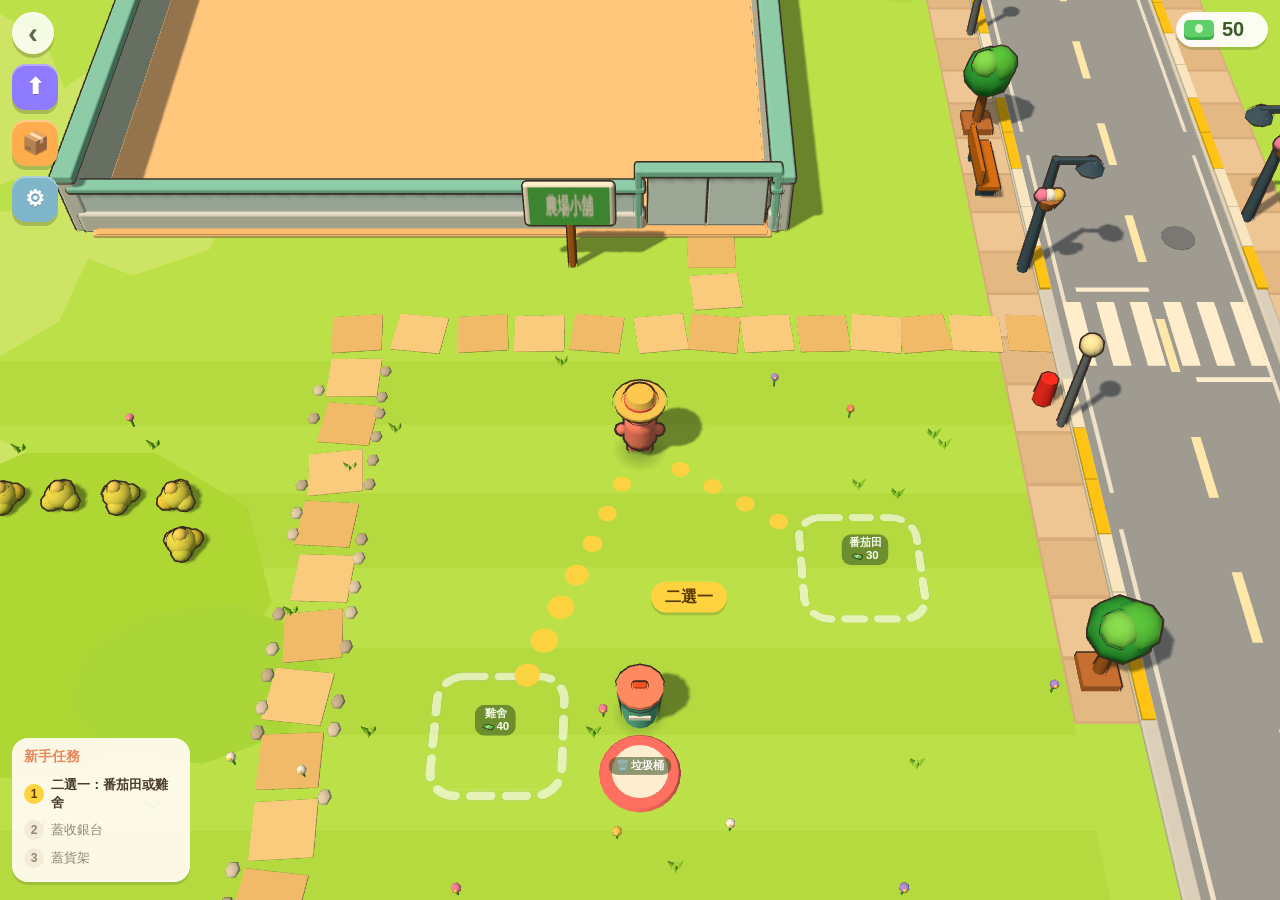
<file: farm/index.html>
<!doctype html>
<html lang="zh-Hant">
<head>
<meta charset="utf-8">
<meta name="viewport" content="width=device-width,initial-scale=1,maximum-scale=1,user-scalable=no,viewport-fit=cover">
<meta name="apple-mobile-web-app-capable" content="yes">
<meta name="mobile-web-app-capable" content="yes">
<meta name="theme-color" content="#a5d85a">
<link rel="stylesheet" href="style.css">
<link rel="icon" href="data:,">
<title>開心農場鋪</title>
<script type="importmap">
{ "imports": { "three": "./vendor/three.module.min.js", "rbox": "./vendor/RoundedBoxGeometry.js", "bgu": "./vendor/BufferGeometryUtils.js" } }
</script>
</head>
<body>
<canvas id="cv"></canvas>
<div id="labels"></div>
<div id="ui">
  <div id="money"><span class="bill"></span><span id="moneyN">0</span></div>
  <div id="side">
    <a class="sbtn back" href="../" aria-label="返回小遊戲合集">‹</a>
    <button class="sbtn up" id="bUp" aria-label="升級"><span>⬆</span></button>
    <button class="sbtn inv" id="bInv" aria-label="倉庫"><span>📦</span></button>
    <button class="sbtn map hidden" id="bMap" aria-label="地圖"><span>🗺</span></button>
    <button class="sbtn set" id="bSet" aria-label="設定"><span>⚙</span></button>
  </div>
  <div id="toast"></div>
  <div id="quest" class="hidden"></div>
</div>
<div id="panel" class="hidden">
  <div class="pcard">
    <div class="phead"><b id="pTitle"></b><button id="pClose" aria-label="關閉">×</button></div>
    <div id="pTabs"></div>
    <div id="pBody"></div>
  </div>
</div>
<script type="module" src="js/main.js"></script>
</body>
</html>
</file>
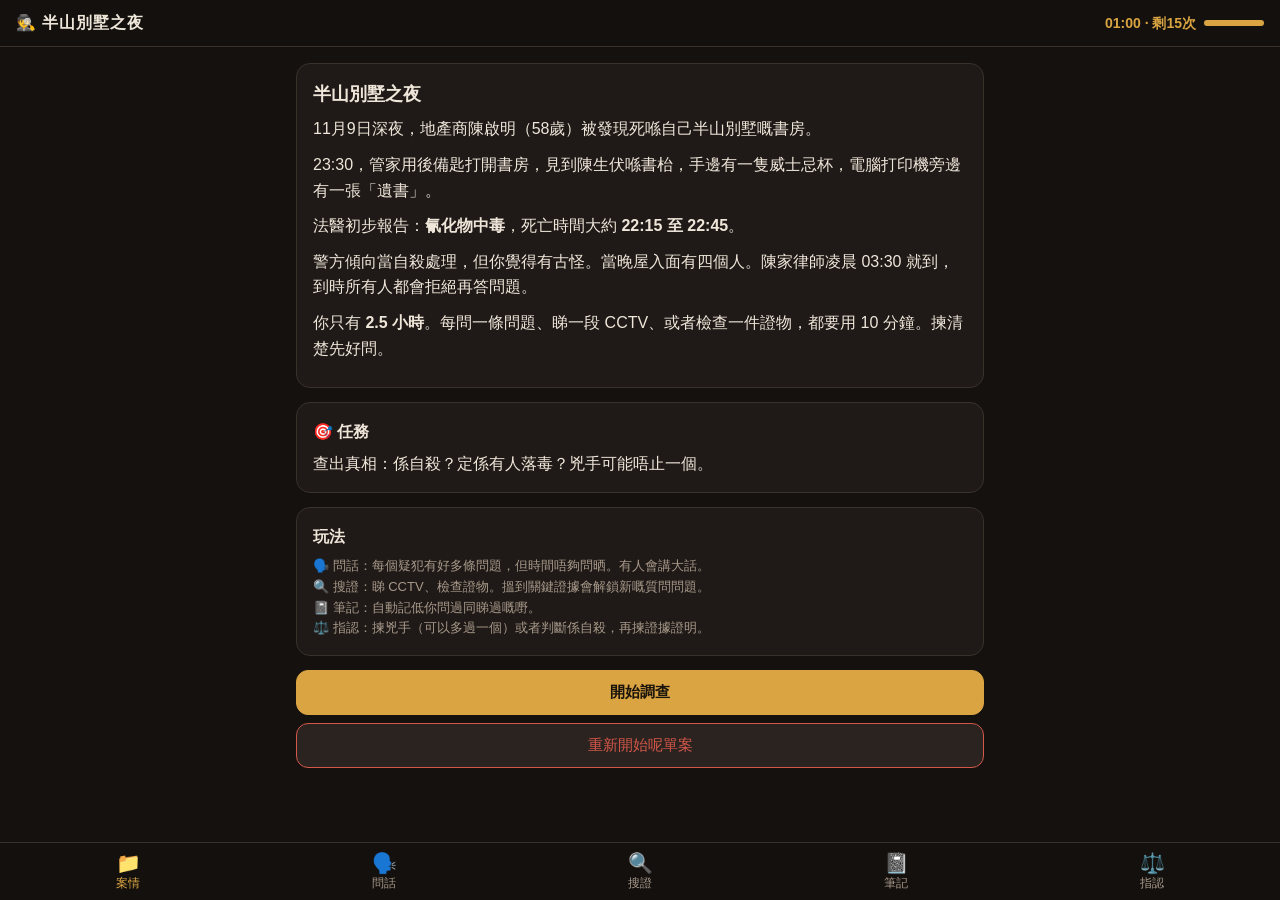
<file: detective/hk/index.html>
<!doctype html>
<html lang="zh-Hant-HK">
<head>
<meta charset="utf-8">
<meta name="viewport" content="width=device-width, initial-scale=1, viewport-fit=cover">
<meta name="apple-mobile-web-app-capable" content="yes">
<meta name="mobile-web-app-capable" content="yes">
<meta name="apple-mobile-web-app-status-bar-style" content="black-translucent">
<meta name="apple-mobile-web-app-title" content="偵探檔案">
<meta name="theme-color" content="#14110f">
<title>偵探檔案</title>
<link rel="manifest" href="manifest.json">
<link rel="apple-touch-icon" href="icon-180.png">
<style>
:root{
  --bg:#14110f; --panel:#1f1a17; --panel2:#2a231f; --line:#3a312b;
  --text:#efe6da; --muted:#a8998a; --accent:#d9a441; --red:#d4574a; --green:#6fb57d; --blue:#6aa6d9;
}
*{box-sizing:border-box;-webkit-tap-highlight-color:transparent}
html,body{margin:0;background:var(--bg);color:var(--text);font-family:-apple-system,"PingFang HK","PingFang TC","Noto Sans TC","Microsoft JhengHei",sans-serif;font-size:16px;line-height:1.6}
body{padding-bottom:calc(72px + env(safe-area-inset-bottom))}
header{position:sticky;top:0;z-index:5;background:rgba(20,17,15,.95);backdrop-filter:blur(8px);border-bottom:1px solid var(--line);padding:calc(10px + env(safe-area-inset-top)) 16px 10px;display:flex;align-items:center;justify-content:space-between;gap:12px}
header h1{font-size:16px;white-space:nowrap;overflow:hidden;text-overflow:ellipsis;min-width:0;margin:0;font-weight:700;letter-spacing:1px}
.clock{flex:none;font-size:14px;white-space:nowrap;display:flex;align-items:center;gap:8px;font-variant-numeric:tabular-nums}
.clock .t{font-weight:700;color:var(--accent)}
.clock .bar{width:60px;height:6px;background:var(--panel2);border-radius:3px;overflow:hidden}
.clock .bar i{display:block;height:100%;background:var(--accent);transition:width .3s}
.clock.low .t{color:var(--red)} .clock.low .bar i{background:var(--red)}
main{max-width:720px;margin:0 auto;padding:16px}
nav{position:fixed;bottom:0;left:0;right:0;z-index:5;background:rgba(20,17,15,.97);border-top:1px solid var(--line);display:flex;padding-bottom:env(safe-area-inset-bottom)}
nav button{flex:1;background:none;border:0;color:var(--muted);padding:10px 0 8px;font-size:12px;display:flex;flex-direction:column;align-items:center;gap:2px;font-family:inherit}
nav button .ic{font-size:20px;line-height:1}
nav button.on{color:var(--accent)}
.card{background:var(--panel);border:1px solid var(--line);border-radius:14px;padding:16px;margin-bottom:14px}
.card h2{margin:0 0 8px;font-size:18px}
.card h3{margin:0 0 6px;font-size:16px}
.muted{color:var(--muted)}
.small{font-size:13px}
.tag{display:inline-block;font-size:12px;padding:1px 8px;border-radius:99px;background:var(--panel2);color:var(--muted);margin-right:6px}
.tag.cost{color:var(--accent)}
.tag.new{color:var(--blue)}
.btn{display:block;width:100%;text-align:left;background:var(--panel2);color:var(--text);border:1px solid var(--line);border-radius:12px;padding:12px 14px;margin:8px 0;font-size:15px;font-family:inherit;cursor:pointer}
.btn:active{transform:scale(.99)}
.btn.primary{background:var(--accent);color:#1a140c;border-color:var(--accent);text-align:center;font-weight:700}
.btn.danger{border-color:var(--red);color:var(--red);text-align:center}
.btn.done{opacity:.55}
.btn[disabled]{opacity:.35}
.suspects{display:grid;grid-template-columns:1fr 1fr;gap:12px}
.sus{background:var(--panel);border:1px solid var(--line);border-radius:14px;padding:14px;text-align:center;cursor:pointer}
.sus .av{font-size:40px;line-height:1.2}
.sus .nm{font-weight:700;margin-top:4px}
.sus .rl{font-size:13px;color:var(--muted)}
.sus .ct{font-size:12px;color:var(--accent);margin-top:4px}
.back{background:none;border:0;color:var(--accent);font-size:15px;padding:0;margin-bottom:10px;font-family:inherit}
.qa{border-left:3px solid var(--accent);padding:4px 0 4px 12px;margin:12px 0}
.qa .q{font-weight:700}
.qa .a{margin-top:4px}
.qa .a.say::before{content:"「"} .qa .a.say::after{content:"」"}
.note{font-size:13px;color:var(--muted);margin-top:4px;font-style:italic}
.log-sec{margin-bottom:18px}
.log-sec h3{color:var(--accent);font-size:15px;margin:0 0 4px}
.pick{display:flex;align-items:center;gap:10px;padding:12px 14px;background:var(--panel2);border:1px solid var(--line);border-radius:12px;margin:8px 0;cursor:pointer}
.pick.on{border-color:var(--accent);background:#3a2e1c}
.pick .box{width:22px;height:22px;border-radius:6px;border:2px solid var(--muted);flex:none;display:flex;align-items:center;justify-content:center;font-size:14px}
.pick.on .box{border-color:var(--accent);background:var(--accent);color:#1a140c}
.grade{font-size:64px;font-weight:800;text-align:center;line-height:1;margin:8px 0}
.toast{position:fixed;left:50%;bottom:calc(84px + env(safe-area-inset-bottom));transform:translateX(-50%);background:var(--accent);color:#1a140c;padding:8px 16px;border-radius:99px;font-size:14px;font-weight:700;opacity:0;transition:opacity .25s;pointer-events:none;z-index:9;max-width:90vw;text-align:center}
.toast.show{opacity:1}
.cctv{background:#0b0d0b;border:1px solid #2c3a2c;border-radius:10px;padding:12px;font-family:ui-monospace,Menlo,monospace;color:#9fd49f;font-size:14px;white-space:pre-wrap}
.cctv .rec{color:var(--red)}
.intro p{margin:0 0 10px}
@media (min-width:700px){.suspects{grid-template-columns:repeat(4,1fr)}}
</style>
</head>
<body>
<header>
  <h1 id="caseTitle">偵探檔案</h1>
  <div class="clock" id="clock"><span class="t" id="clockT"></span><span class="bar"><i id="clockBar"></i></span></div>
</header>
<main id="view"></main>
<nav id="nav">
  <button data-tab="brief"><span class="ic">📁</span>案情</button>
  <button data-tab="suspects"><span class="ic">🗣️</span>問話</button>
  <button data-tab="search"><span class="ic">🔍</span>搜證</button>
  <button data-tab="notes"><span class="ic">📓</span>筆記</button>
  <button data-tab="accuse"><span class="ic">⚖️</span>指認</button>
</nav>
<div class="toast" id="toast"></div>

<script>
/* =========================================================
   案件資料：之後加新案件，只需要喺 CASES 加多一個物件
   ========================================================= */
const CASES = [{
  id: "villa",
  title: "半山別墅之夜",
  timeLimit: 15,              // 可做幾多個行動（每個行動 = 10 分鐘）
  startClock: [1, 0],         // 調查開始時間 01:00
  intro: [
    "11月9日深夜，地產商陳啟明（58歲）被發現死喺自己半山別墅嘅書房。",
    "23:30，管家用後備匙打開書房，見到陳生伏喺書枱，手邊有一隻威士忌杯，電腦打印機旁邊有一張「遺書」。",
    "法醫初步報告：<b>氰化物中毒</b>，死亡時間大約 <b>22:15 至 22:45</b>。",
    "警方傾向當自殺處理，但你覺得有古怪。當晚屋入面有四個人。陳家律師凌晨 03:30 就到，到時所有人都會拒絕再答問題。",
    "你只有 <b>2.5 小時</b>。每問一條問題、睇一段 CCTV、或者檢查一件證物，都要用 10 分鐘。揀清楚先好問。"
  ],
  goal: "查出真相：係自殺？定係有人落毒？兇手可能唔止一個。",
  suspects: [
    { id:"wong", name:"黃伯", role:"管家（做咗 30 年）", av:"🧓",
      questions:[
        { id:"w1", q:"你幾點、點樣發現陳生？", a:"23:30 我照舊送杯暖奶去書房。敲門冇人應，我就用後備匙開門，見到老爺伏咗喺枱度……" },
        { id:"w2", q:"陳生每晚有咩習慣？", a:"老爺每晚十點都會喺書房飲一杯威士忌，一定要加冰，幾十年都係咁。" },
        { id:"w3", q:"今晚邊個攞冰去書房？", a:"平時一定係我攞。不過今晚浩少爺話佢順路，搶住幫我拎冰桶入去。佢平時好少咁勤力嘅。", clue:"浩少爺今晚主動拎冰入書房" },
        { id:"w4", q:"陳生平時用唔用電腦打字？", a:"老爺？佢唔識打中文字㗎！所有信件同文件佢都係用鋼筆親手寫，打字嘅嘢一向係周小姐幫手。", clue:"陳生唔識打字，一向手寫" },
        { id:"w5", q:"今晚仲有冇見到其他人？", a:"十點半左右周小姐話走，我送佢到大門口，見住佢揸車走。之後我就冇再見過佢。" },
        { id:"w6", q:"書房道門點鎖？", a:"門一關就會自動鎖，要輸密碼或者用鎖匙先開到。密碼得老爺同周小姐知，鎖匙就得我有後備。", clue:"書房密碼得陳生同周曉晴知" }
      ]},
    { id:"lam", name:"林美玲", role:"陳太（結婚 20 年）", av:"👩",
      questions:[
        { id:"l1", q:"今晚十點之後你喺邊？", a:"我十點已經返房瞓咗，乜都唔知，係黃伯嗌醒我先知出咗事。" },
        { id:"l2", q:"你同陳生關係點樣？", a:"好好呀，結婚咁多年，冇乜嘢嗌交。" },
        { id:"l3", q:"陳生最近有冇心事？", a:"佢話想改遺囑，聽朝約咗律師嚟。好似同浩仔有關，佢話唔可以再縱住佢。", clue:"陳生聽日想改遺囑，同陳浩有關" },
        { id:"l4", q:"你覺得陳生會唔會自殺？", a:"佢咁愛面子、咁硬頸嘅人……我真係估唔到佢會咁做。" },
        { id:"l5", q:"陳浩同陳生關係點樣？", a:"浩仔欠咗好多賭債，之前都係佢叔叔幫佢還。上個月老公話最後一次，之後唔會再理佢。", clue:"陳浩欠賭債，陳生拒絕再幫" },
        { id:"l6", q:"（出示花園 CCTV）22:40 你喺花園同個男人做緊乜？", requires:"cctv_garden",
          a:"……好啦，我認。佢叫 Kevin，係我嘅健身教練。我哋……一齊咗半年。佢 22:55 由大門走，我 23:00 就返房。我冇殺人！我隱瞞只係唔想俾人知呢件事。", clue:"陳太講大話係為咗隱瞞婚外情" }
      ]},
    { id:"ho", name:"陳浩", role:"姪仔（大學實驗室助理）", av:"🧑",
      questions:[
        { id:"h1", q:"今晚食完飯之後你做過乜？", a:"我一直喺房打機，冇出過房，乜都冇聽到。" },
        { id:"h2", q:"你同叔叔關係點樣？", a:"叔叔對我好好，好似我阿爸咁，我點會害佢？" },
        { id:"h3", q:"你做咩工作？", a:"我喺大學化學系實驗室做助理，幫教授準備實驗材料。", clue:"陳浩喺化學實驗室工作" },
        { id:"h4", q:"你知唔知叔叔想改遺囑？", a:"冇聽過喎。改遺囑？同我有咩關係？" },
        { id:"h5", q:"你有冇欠人錢？", a:"……少少啦，邊個後生仔冇欠下卡數？已經搞掂咗。" },
        { id:"h6", q:"（出示廚房 CCTV）點解你話冇出過房，但又拎冰桶入書房？", requires:"cctv_kitchen",
          a:"我……我唔記得咗啫！我只係幫黃伯手，放低冰桶就返房，前後五分鐘。咁都有問題？" },
        { id:"h7", q:"（出示實驗室紀錄）你上星期簽出 5 克氰化鉀做乜？", requires:"ev_lab",
          a:"做……做實驗呀！成個實驗室大把人借！你唔好亂噏！", note:"佢講嘢開始口窒，手一直震。" },
        { id:"h8", q:"（出示手機訊息）你同周曉晴講嘅「得咗」係咩意思？", requires:"ev_phone",
          a:"……我要見律師。", note:"陳浩之後一句都唔肯再講。" }
      ]},
    { id:"chow", name:"周曉晴", role:"私人秘書（跟咗陳生 6 年）", av:"👩‍💼",
      questions:[
        { id:"c1", q:"你今晚幾點離開？", a:"十點半就揸車走咗，大門 CCTV 拍得到，黃伯都見住我走。" },
        { id:"c2", q:"你今晚嚟做乜？", a:"送幾份合約俾陳生簽，簽完我就走。" },
        { id:"c3", q:"陳生今晚精神點樣？", a:"好差。佢話好攰，仲講過一句「活住都冇乜意思」。我當時都覺得唔妥……" },
        { id:"c4", q:"你知唔知書房密碼？", a:"知，我係佢秘書，成日要入去攞文件。" },
        { id:"c5", q:"你同陳浩熟唔熟？", a:"唔熟，見過幾次面，打個招呼咁啫。" },
        { id:"c6", q:"（出示書房走廊 CCTV）你話十點半走咗，點解 23:02 會喺書房門口？", requires:"cctv_hall",
          a:"我……我返嚟攞漏咗嘅手機！入到去見陳生伏咗喺度，我以為佢瞓著，所以冇理。", note:"屍體就喺佢面前，佢都冇報警，仲要過咗六分鐘先出嚟。" },
        { id:"c7", q:"（出示公司帳目）你經手嘅數少咗 380 萬，係咩事？", requires:"ev_ledger",
          a:"嗰啲係誤會嚟！我……我本來打算還嘅！" },
        { id:"c8", q:"（出示打印紀錄）遺書係 23:05 打印，正正係你喺書房嗰陣，係咪你打嘅？", requires:"ev_printer",
          a:"……", note:"周曉晴低頭，眼淚流落嚟，冇再出聲。" }
      ]}
  ],
  cctv: [
    { id:"cctv_kitchen", title:"廚房走廊 21:55–22:10", text:"21:56  陳浩由廚房行出嚟，手拎住冰桶，行向書房方向。\n22:03  陳浩空手行返嚟，望咗兩下鏡頭，返上樓。", clue:"陳浩 21:56 親自拎冰桶入書房" },
    { id:"cctv_garden", title:"後花園 22:30–23:00", text:"22:38  林美玲行出花園。\n22:40  一個戴帽男人由側門入嚟，兩人擁抱、傾偈。\n22:53  男人由側門離開。\n22:58  林美玲返入屋。", clue:"陳太 22:40 喺花園見陌生男人" },
    { id:"cctv_gate", title:"大門 22:20–23:30", text:"22:31  周曉晴架白色私家車駛出大門。\n22:55  戴帽男人步行經大門離開。\n之後至 23:30 冇人出入。", clue:"周曉晴 22:31 揸車離開大門" },
    { id:"cctv_back", title:"後門 22:50–23:15", text:"22:59  陳浩落樓，打開後門。\n23:00  一個著黑色外套、戴口罩嘅女人入屋。\n23:12  黑外套女人由後門離開，陳浩鎖返門。", clue:"23:00 陳浩開後門放一個女人入屋" },
    { id:"cctv_hall", title:"書房走廊 22:55–23:35", text:"23:02  著黑色外套嘅女人除低口罩，係周曉晴。佢喺書房門口輸入密碼，入咗書房。\n23:08  周曉晴離開書房，行向後門。\n23:30  黃伯用鎖匙開門入書房。", clue:"周曉晴 23:02–23:08 喺書房入面" }
  ],
  evidence: [
    { id:"ev_note", title:"遺書", text:"電腦打印，得一行字：「我好攰，對不起美玲。」\n冇親筆簽名。", clue:"遺書係電腦打印，冇簽名" },
    { id:"ev_glass", title:"威士忌杯、酒樽、冰桶", text:"杯入面嘅溶冰水驗到大量氰化物。\n威士忌酒樽：冇毒。\n冰桶：已經被人洗乾淨，放返廚房。", clue:"毒係落喺冰度，冰桶被人洗過" },
    { id:"ev_printer", title:"書房打印機紀錄", text:"最後一次打印：11月9日 23:05，一頁。\n（法醫話死亡時間係 22:15–22:45）", clue:"遺書喺陳生死後 23:05 先打印" },
    { id:"ev_ledger", title:"書枱上嘅公司帳目", text:"由周曉晴經手嘅帳目少咗 380 萬。\n陳生用紅筆圈住，旁邊寫住：「明日報警」。", clue:"周曉晴虧空 380 萬，陳生準備報警" },
    { id:"ev_phone", title:"陳浩手機（已還原刪除訊息）", text:"22:20 陳浩 → 周曉晴：「得咗。」\n22:22 周曉晴 → 陳浩：「我扮走先，十一點後門。」", clue:"陳浩同周曉晴當晚有秘密聯絡" },
    { id:"ev_lab", title:"大學實驗室化學品紀錄", text:"11月3日　陳浩　簽出：氰化鉀 5 克\n狀態：未歸還", clue:"陳浩上星期簽出氰化鉀未還" }
  ],
  solution: {
    culprits: ["ho","chow"],
    suicide: false,
    keyEvidence: ["ev_glass","ev_lab","ev_printer","ev_phone","cctv_kitchen","cctv_hall","cctv_back"],
    truth: [
      "<b>兇手係陳浩同周曉晴，兩個人合謀。</b>陳生唔係自殺。",
      "陳浩欠落大筆賭債，叔叔聽日就會改遺囑剔走佢；周曉晴虧空咗 380 萬，陳生已經寫低「明日報警」。兩個人都有理由喺今晚之前搞掂陳生。",
      "陳浩用實驗室偷出嚟嘅氰化鉀整咗有毒嘅冰，21:56 搶住幫黃伯拎冰桶入書房。陳生 22:00 照舊飲威士忌加冰，好快就毒發身亡。陳浩之後洗乾淨冰桶，22:20 send「得咗」俾周曉晴。",
      "周曉晴 22:31 故意喺大門 CCTV 前揸車離開，製造不在場證明。23:00 陳浩開後門放佢返入屋，佢用密碼入書房，23:05 用電腦打印咗一張假遺書。但陳生根本唔識打字，打印時間仲係佢死咗之後。",
      "陳太講大話只係為咗隱瞞婚外情，同案件無關。"
    ]
  }
}];

/* =========================================================
   遊戲邏輯
   ========================================================= */
const C = CASES[0];
const KEY = "detective_save_" + C.id;
let S = load() || fresh();
let tab = "brief", openSuspect = null, accusePick = { culprits:[], suicide:false, evidence:[] };

function fresh(){ return { used:0, asked:[], seen:[], log:[], done:false, result:null }; }
function load(){ try{ return JSON.parse(localStorage.getItem(KEY)); }catch(e){ return null; } }
function save(){ try{ localStorage.setItem(KEY, JSON.stringify(S)); }catch(e){} }
const left = () => C.timeLimit - S.used;
const has = id => S.seen.includes(id) || S.asked.includes(id);

function clockText(){
  const m = C.startClock[0]*60 + C.startClock[1] + S.used*10;
  return String(Math.floor(m/60)).padStart(2,"0")+":"+String(m%60).padStart(2,"0");
}
function renderClock(){
  document.getElementById("clockT").textContent = clockText() + " · 剩" + left() + "次";
  document.getElementById("clockBar").style.width = (left()/C.timeLimit*100)+"%";
  document.getElementById("clock").classList.toggle("low", left() <= 3);
}
function toast(msg){
  const t = document.getElementById("toast"); t.textContent = msg; t.classList.add("show");
  clearTimeout(t._h); t._h = setTimeout(()=>t.classList.remove("show"), 2200);
}
function spend(){
  S.used++; save(); renderClock();
  if (left() === 0) toast("⏰ 律師到咗！冇時間再查，要作出指認。");
  else if (left() <= 3) toast("⚠️ 只剩 " + left() + " 次行動");
}

function ask(sus, q){
  if (S.asked.includes(q.id) || left() <= 0 || S.done) return;
  S.asked.push(q.id);
  S.log.push({ type:"q", sus:sus.id, id:q.id });
  spend(); render();
}
function inspect(item, kind){
  if (S.seen.includes(item.id) || left() <= 0 || S.done) return;
  S.seen.push(item.id);
  S.log.push({ type:kind, id:item.id });
  const unlocked = C.suspects.flatMap(s=>s.questions).filter(q=>q.requires===item.id);
  spend(); render();
  if (unlocked.length && left()>0) setTimeout(()=>toast("🔓 解鎖咗新問題，可以拎去質問疑犯"), 400);
}

const esc = s => String(s).replace(/[&<>]/g, c=>({"&":"&amp;","<":"&lt;",">":"&gt;"}[c]));
const nl = s => esc(s).replace(/\n/g,"<br>");

function vBrief(){
  return `<div class="card intro"><h2>${C.title}</h2>${C.intro.map(p=>`<p>${p}</p>`).join("")}</div>
  <div class="card"><h3>🎯 任務</h3><p style="margin:0">${C.goal}</p></div>
  <div class="card"><h3>玩法</h3><p class="small muted" style="margin:0">
  🗣️ 問話：每個疑犯有好多條問題，但時間唔夠問晒。有人會講大話。<br>
  🔍 搜證：睇 CCTV、檢查證物。搵到關鍵證據會解鎖新嘅質問問題。<br>
  📓 筆記：自動記低你問過同睇過嘅嘢。<br>
  ⚖️ 指認：揀兇手（可以多過一個）或者判斷係自殺，再揀證據證明。</p></div>
  <button class="btn primary" onclick="go('suspects')">開始調查</button>
  <button class="btn danger" onclick="restart()">重新開始呢單案</button>`;
}

function vSuspects(){
  if (openSuspect){
    const s = C.suspects.find(x=>x.id===openSuspect);
    const qs = s.questions.filter(q=>!q.requires || has(q.requires));
    const lockedN = s.questions.length - qs.length;
    const askedHere = qs.filter(q=>S.asked.includes(q.id));
    const notAsked = qs.filter(q=>!S.asked.includes(q.id));
    return `<button class="back" onclick="openSuspect=null;render()">‹ 返回疑犯列表</button>
    <div class="card"><div style="display:flex;gap:12px;align-items:center"><div style="font-size:44px">${s.av}</div>
      <div><h2 style="margin:0">${s.name}</h2><div class="muted small">${s.role}</div></div></div></div>
    ${askedHere.length?`<div class="card"><h3>已問</h3>${askedHere.map(q=>qaHTML(q)).join("")}</div>`:""}
    <div class="card"><h3>可以問</h3>
      ${notAsked.length?notAsked.map(q=>`<button class="btn" ${left()<=0||S.done?"disabled":""} onclick="askById('${s.id}','${q.id}')">
        ${q.requires?'<span class="tag new">新</span>':''}${esc(q.q)} <span class="tag cost">10 分鐘</span></button>`).join("")
      :`<p class="muted small">暫時冇其他問題。</p>`}
      ${lockedN?`<p class="muted small">🔒 仲有 ${lockedN} 條問題，要搵到相關證據先問得。</p>`:""}
    </div>`;
  }
  return `<p class="muted small">揀一個疑犯問話。每條問題用 10 分鐘。</p>
  <div class="suspects">${C.suspects.map(s=>{
    const avail = s.questions.filter(q=>!q.requires||has(q.requires));
    const n = avail.filter(q=>S.asked.includes(q.id)).length;
    return `<div class="sus" onclick="openSuspect='${s.id}';render();scrollTo(0,0)">
      <div class="av">${s.av}</div><div class="nm">${s.name}</div><div class="rl">${s.role}</div>
      <div class="ct">已問 ${n} / 可問 ${avail.length}</div></div>`;}).join("")}</div>`;
}
function qaHTML(q){
  const silent = q.a === "……";
  return `<div class="qa"><div class="q">問：${esc(q.q)}</div><div class="a ${silent?"":"say"}">${esc(q.a)}</div>${q.note?`<div class="note">${esc(q.note)}</div>`:""}</div>`;
}
function askById(sid, qid){ const s=C.suspects.find(x=>x.id===sid); ask(s, s.questions.find(q=>q.id===qid)); }

function vSearch(){
  const block = (title, items, kind) => `<div class="card"><h3>${title}</h3>${items.map(it=>{
    if (S.seen.includes(it.id)) return `<div style="margin:12px 0"><div style="font-weight:700">${esc(it.title)}</div>
      ${kind==="cctv"?`<div class="cctv"><span class="rec">● REC</span>\n${esc(it.text)}</div>`:`<div class="muted">${nl(it.text)}</div>`}</div>`;
    return `<button class="btn" ${left()<=0||S.done?"disabled":""} onclick="inspectById('${kind}','${it.id}')">${kind==="cctv"?"📹":"🧾"} ${esc(it.title)} <span class="tag cost">10 分鐘</span></button>`;
  }).join("")}</div>`;
  return `<p class="muted small">每睇一段片或者檢查一件證物用 10 分鐘。</p>
  ${block("📹 閉路電視", C.cctv, "cctv")}${block("🧾 證物", C.evidence, "ev")}`;
}
function inspectById(kind, id){ inspect((kind==="cctv"?C.cctv:C.evidence).find(x=>x.id===id), kind); }

function vNotes(){
  if (!S.log.length) return `<div class="card"><p class="muted" style="margin:0">未有紀錄。去問話或者搜證啦。</p></div>`;
  const clues = [];
  C.suspects.forEach(s=>s.questions.forEach(q=>{ if(q.clue && S.asked.includes(q.id)) clues.push(q.clue); }));
  [...C.cctv, ...C.evidence].forEach(it=>{ if(it.clue && S.seen.includes(it.id)) clues.push(it.clue); });
  let html = `<div class="card"><h3>🔑 重點</h3><ul style="margin:0;padding-left:20px">${clues.map(c=>`<li>${esc(c)}</li>`).join("")}</ul></div>`;
  C.suspects.forEach(s=>{
    const qs = s.questions.filter(q=>S.asked.includes(q.id));
    if (qs.length) html += `<div class="card log-sec"><h3>${s.av} ${s.name}</h3>${qs.map(qaHTML).join("")}</div>`;
  });
  return html + `<p class="muted small">提示：對比口供同 CCTV、時間，搵出邊個講大話，再諗佢點解要講大話。</p>`;
}

function vAccuse(){
  if (S.done) return vResult();
  const seenItems = [...C.cctv, ...C.evidence].filter(it=>S.seen.includes(it.id));
  const P = accusePick;
  return `<div class="card"><h2>⚖️ 作出指認</h2><p class="muted small" style="margin:0">指認之後就唔可以再調查。${left()>0?`你仲有 ${left()} 次行動未用。`:""}</p></div>
  <div class="card"><h3>1. 陳生係點死？</h3>
    <div class="pick ${P.suicide?"on":""}" onclick="pickSuicide(true)"><span class="box">${P.suicide?"✓":""}</span>自殺</div>
    <div class="pick ${!P.suicide&&P.culprits.length?"on":""}" onclick="pickSuicide(false)"><span class="box">${!P.suicide&&P.culprits.length?"✓":""}</span>被人殺害</div>
  </div>
  ${P.suicide?"":`<div class="card"><h3>2. 兇手係邊個？（可以揀多過一個）</h3>
    ${C.suspects.map(s=>`<div class="pick ${P.culprits.includes(s.id)?"on":""}" onclick="toggleCulprit('${s.id}')"><span class="box">${P.culprits.includes(s.id)?"✓":""}</span>${s.av} ${s.name}</div>`).join("")}
  </div>`}
  <div class="card"><h3>${P.suicide?"2":"3"}. 揀最多 3 件關鍵證據</h3>
    ${seenItems.length?seenItems.map(it=>`<div class="pick ${P.evidence.includes(it.id)?"on":""}" onclick="toggleEv('${it.id}')"><span class="box">${P.evidence.includes(it.id)?"✓":""}</span>${esc(it.title)}</div>`).join("")
    :`<p class="muted small">你未睇過任何 CCTV 或證物。</p>`}
  </div>
  <button class="btn primary" onclick="submitAccuse()">確定指認</button>`;
}
function pickSuicide(v){ accusePick.suicide=v; if(v) accusePick.culprits=[]; else if(!accusePick.culprits.length) toast("揀埋兇手"); render(); }
function toggleCulprit(id){ const c=accusePick.culprits; accusePick.suicide=false; c.includes(id)?c.splice(c.indexOf(id),1):c.push(id); render(); }
function toggleEv(id){ const e=accusePick.evidence; if(e.includes(id)) e.splice(e.indexOf(id),1); else if(e.length<3) e.push(id); else toast("最多揀 3 件"); render(); }
function submitAccuse(){
  const P = accusePick;
  if (!P.suicide && !P.culprits.length){ toast("請揀「自殺」或者至少一個兇手"); return; }
  if (!confirm("確定指認？之後就唔可以再調查。")) return;
  const sol = C.solution;
  let verdict;
  if (P.suicide) verdict = sol.suicide ? "perfect" : "wrong";
  else {
    const right = P.culprits.filter(x=>sol.culprits.includes(x)).length;
    const wrongN = P.culprits.length - right;
    verdict = (right===sol.culprits.length && !wrongN) ? "perfect" : right>0 ? "partial" : "wrong";
  }
  const evHits = P.evidence.filter(e=>sol.keyEvidence.includes(e)).length;
  let grade;
  if (verdict==="perfect") grade = evHits>=3 ? "S" : evHits===2 ? "A" : "B";
  else if (verdict==="partial") grade = evHits>=2 ? "C" : "D";
  else grade = "F";
  S.done = true; S.result = { verdict, evHits, grade, pick: JSON.parse(JSON.stringify(P)), used:S.used };
  save(); render(); scrollTo(0,0);
}
function vResult(){
  const r = S.result, sol = C.solution;
  const msg = { perfect:"完全正確！你揭穿咗所有兇手。", partial:"捉到部分真相，但有兇手甩咗身，或者你冤枉咗人。", wrong:"推理錯誤，真兇逍遙法外。" }[r.verdict];
  const pickName = r.pick.suicide ? "自殺" : r.pick.culprits.map(id=>C.suspects.find(s=>s.id===id).name).join("、");
  return `<div class="card" style="text-align:center"><div class="muted small">評級</div>
    <div class="grade" style="color:${r.grade==="F"?"var(--red)":r.grade==="S"?"var(--accent)":"var(--text)"}">${r.grade}</div>
    <p style="margin:4px 0">${msg}</p>
    <p class="muted small" style="margin:0">你嘅指認：${pickName}　｜　關鍵證據命中 ${r.evHits}/3　｜　用咗 ${r.used} 次行動</p></div>
  <div class="card"><h3>📜 真相</h3>${sol.truth.map(p=>`<p>${p}</p>`).join("")}</div>
  <button class="btn primary" onclick="restart(true)">再玩一次</button>`;
}

function restart(skipConfirm){
  if (!skipConfirm && !confirm("清除所有進度，重新開始？")) return;
  S = fresh(); accusePick = { culprits:[], suicide:false, evidence:[] }; openSuspect=null; save(); go("brief");
}
function go(t){ tab=t; if(t!=="suspects") openSuspect=null; render(); scrollTo(0,0); }
function render(){
  document.getElementById("caseTitle").textContent = "🕵️ " + C.title;
  renderClock();
  document.querySelectorAll("nav button").forEach(b=>b.classList.toggle("on", b.dataset.tab===tab));
  const v = { brief:vBrief, suspects:vSuspects, search:vSearch, notes:vNotes, accuse:vAccuse }[tab]();
  document.getElementById("view").innerHTML = v;
}
document.querySelectorAll("nav button").forEach(b=>b.onclick=()=>go(b.dataset.tab));
render();
if ("serviceWorker" in navigator) navigator.serviceWorker.register("sw.js").catch(()=>{});
</script>
</body>
</html>
</file>
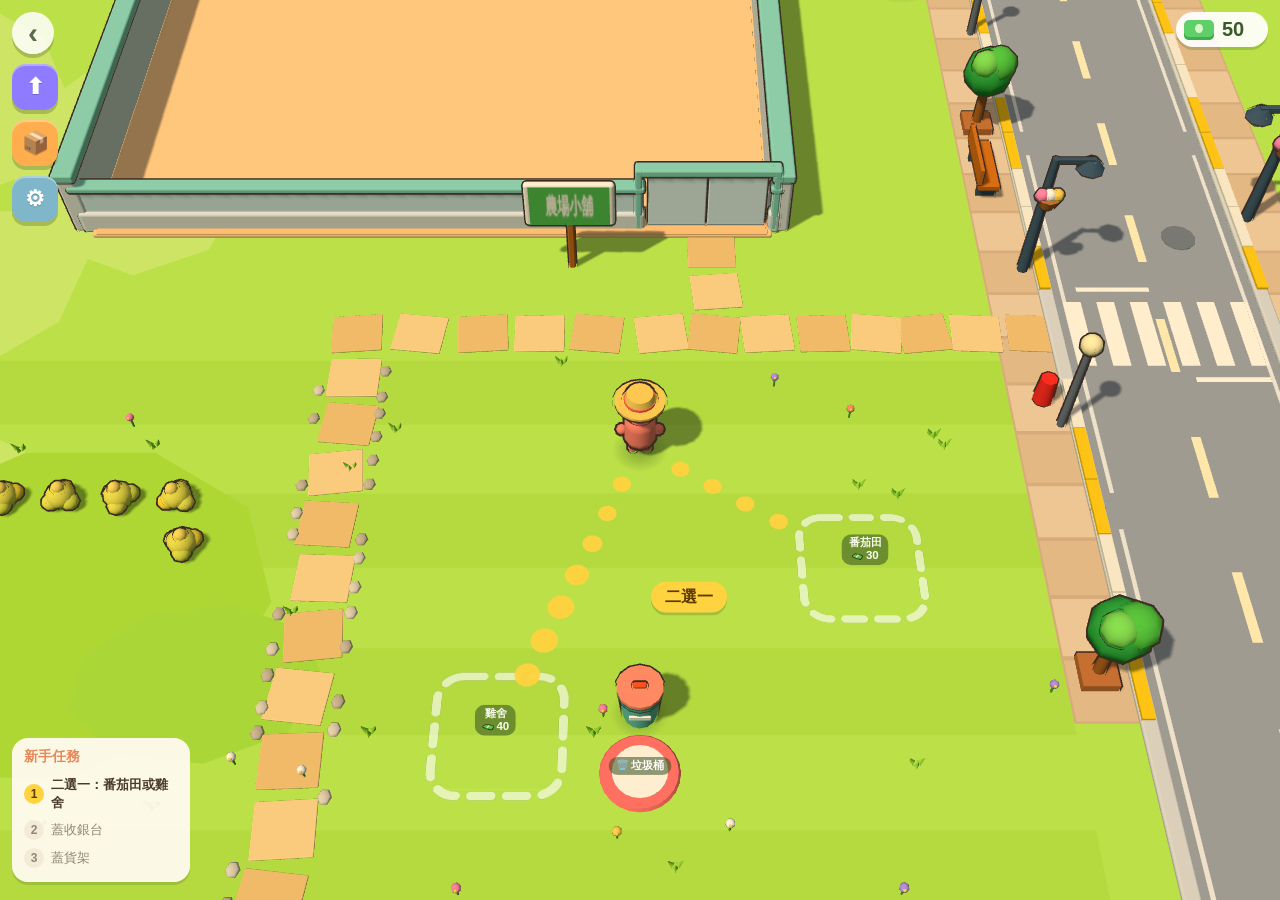
<file: farm/cafe.html>
<!doctype html>
<html lang="zh-Hant">
<head>
<meta charset="utf-8">
<meta name="viewport" content="width=device-width,initial-scale=1,maximum-scale=1,user-scalable=no,viewport-fit=cover">
<meta name="apple-mobile-web-app-capable" content="yes">
<meta name="mobile-web-app-capable" content="yes">
<meta name="theme-color" content="#cfe8d6">
<link rel="stylesheet" href="style.css">
<link rel="icon" href="data:,">
<title>山城咖啡館</title>
<style>
  html, body { background: #cfe8d6; }
  #money { box-shadow: 0 3px 0 rgba(60, 110, 30, 0.25); }
  .sbtn.map { background: #4fb6a8; }
  .lbl.zone { text-shadow: 0 2px 0 rgba(40, 70, 25, 0.6); }
  .lbl.badge.dirty { background: rgba(120, 90, 60, 0.75); }
  .lbl.bubble.order .ii { width: 1.5em; height: 1.5em; }
  .lbl.bubble.order { font-size: 14px; padding: 2px 7px; }
  .lbl.bubble.order.late { background: #ffe0d6; }
  .lbl.bubble.order.late::after { border-top-color: #ffe0d6; }
  .sbtn { position: relative; }
  .sbtn.log { background: #ff8fb1; }
  .sbtn .dot { position: absolute; top: -3px; right: -3px; width: 14px; height: 14px; border-radius: 50%; background: #ff4d4d; border: 2px solid #fff; }
  .lbl.badge.grp { display: flex; gap: 6px; align-items: center; }
  .lbl.badge.grp span { white-space: nowrap; }
  .lbl.badge.grp .tot { opacity: 0.75; font-size: 0.85em; }
  .logs { display: grid; grid-template-columns: 1fr 1fr; gap: 8px; margin-top: 4px; }
  .lcard { background: #fff; border-radius: 16px; padding: 8px 6px 10px; text-align: center; box-shadow: 0 2px 0 #eadcc4; }
  .lcard img { width: 72px; height: 72px; display: block; margin: 0 auto; }
  .lcard img.sil { opacity: 0.55; }
  .lcard .big { font-size: 46px; display: block; height: 72px; line-height: 72px; }
  .lcard b { display: block; font-size: 15px; color: #4a3b2e; margin-top: 2px; }
  .lcard.unk b { color: #b3a28b; }
  .lcard small { display: block; font-size: 12px; color: #9b8570; margin-top: 2px; }
  .rar { display: inline-block; font-size: 11px; font-weight: 800; padding: 1px 8px; border-radius: 999px; color: #fff; margin-top: 3px; }
  .rar.r0 { background: #aab4bf; } .rar.r1 { background: #59c25b; } .rar.r2 { background: #5aa9ff; } .rar.r3 { background: #a98bff; } .rar.r4 { background: #ffb347; }
  .preward { display: flex; justify-content: space-between; align-items: center; margin-top: 12px; padding: 10px 14px; border-radius: 16px; background: #fff3c9; color: #7a5a1e; font-weight: 800; font-size: 14px; }
  .preward.done { background: #dff5d8; color: #3a7a2a; }
  #pTabs button { white-space: nowrap; font-size: 13px; }
  .lbl.roast { background: rgba(58, 42, 34, 0.86); padding: 5px 8px 4px; border-radius: 10px; width: 132px; }
  .lbl.roast .rbar { position: relative; display: flex; height: 10px; border-radius: 6px; overflow: hidden; }
  .lbl.roast .rbar i { display: block; height: 100%; }
  .lbl.roast .rbar .l { background: #e8c48a; } .lbl.roast .rbar .m { background: #59c25b; } .lbl.roast .rbar .d { flex: 1; background: #7a4a2c; }
  .lbl.roast .rbar b { position: absolute; top: -2px; width: 4px; height: 14px; margin-left: -2px; background: #fff; border-radius: 2px; box-shadow: 0 0 3px rgba(0, 0, 0, 0.6); }
  .lbl.roast .rtx { color: #f6e7c8; font-size: 11px; font-weight: 800; text-align: center; margin-top: 2px; white-space: nowrap; }
  .lbl.roast .rtx span { color: #8ff08f; }
  .reg { color: #ffb400; font-weight: 900; margin-right: 1px; }
  #quest { top: auto; bottom: calc(18px + env(safe-area-inset-bottom)); }   /* bottom-left: under the buttons it covered the left starting zone and the player */
  .lbl.guide { background: #ffd23f; color: #6b4a00; padding: 3px 12px; border-radius: 999px; font-weight: 900; font-size: 15px; box-shadow: 0 3px 0 rgba(150, 100, 0, 0.35); }
  .lbl.event { background: rgba(30, 110, 150, 0.7); color: #fff; padding: 4px 12px; border-radius: 999px; font-weight: 900; font-size: 14px; }
</style>
<script type="importmap">
{ "imports": { "three": "./vendor/three.module.min.js", "rbox": "./vendor/RoundedBoxGeometry.js", "bgu": "./vendor/BufferGeometryUtils.js" } }
</script>
</head>
<body>
<canvas id="cv"></canvas>
<div id="labels"></div>
<div id="ui">
  <div id="money"><span class="bill"></span><span id="moneyN">0</span></div>
  <div id="side">
    <a class="sbtn back" href="../" aria-label="返回小遊戲合集">‹</a>
    <button class="sbtn up" id="bUp" aria-label="升級"><span>⬆</span></button>
    <button class="sbtn inv" id="bInv" aria-label="倉庫"><span>📦</span></button>
    <button class="sbtn log" id="bLog" aria-label="咖啡圖鑑"><span>📖</span><i class="dot hidden"></i></button>
    <button class="sbtn map" id="bMap" aria-label="地圖"><span>🗺</span></button>
    <button class="sbtn set" id="bSet" aria-label="設定"><span>⚙</span></button>
  </div>
  <div id="toast"></div>
  <div id="quest" class="hidden"></div>
</div>
<div id="panel" class="hidden">
  <div class="pcard">
    <div class="phead"><b id="pTitle"></b><button id="pClose" aria-label="關閉">×</button></div>
    <div id="pTabs"></div>
    <div id="pBody"></div>
  </div>
</div>
<script type="module" src="js/cafe.js"></script>
</body>
</html>
</file>
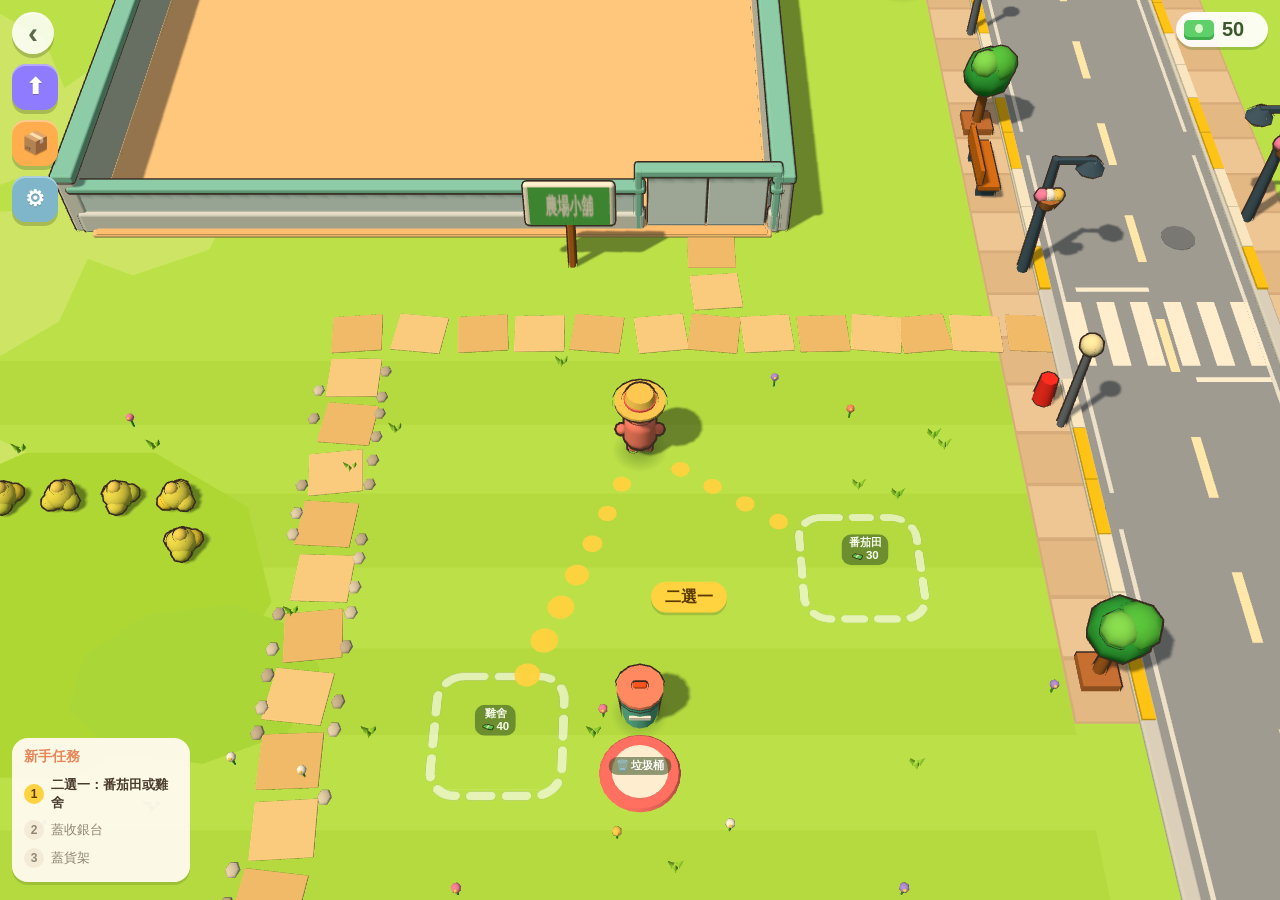
<file: farm/forest.html>
<!doctype html>
<html lang="zh-Hant">
<head>
<meta charset="utf-8">
<meta name="viewport" content="width=device-width,initial-scale=1,maximum-scale=1,user-scalable=no,viewport-fit=cover">
<meta name="apple-mobile-web-app-capable" content="yes">
<meta name="mobile-web-app-capable" content="yes">
<meta name="theme-color" content="#9fd06a">
<link rel="stylesheet" href="style.css">
<link rel="icon" href="data:,">
<title>森林小鎮</title>
<style>
  html, body { background: #9fd06a; }
  #money { box-shadow: 0 3px 0 rgba(60, 110, 30, 0.25); }
  .sbtn.map { background: #4fb6a8; }
  .lbl.zone { text-shadow: 0 2px 0 rgba(40, 70, 25, 0.6); }
  .lbl.badge.dirty { background: rgba(120, 90, 60, 0.75); }
  .lbl.bubble.order .ii { width: 1.5em; height: 1.5em; }
  .lbl.bubble.order { font-size: 14px; padding: 2px 7px; }
  .lbl.bubble.order.late { background: #ffe0d6; }
  .lbl.bubble.order.late::after { border-top-color: #ffe0d6; }
  .sbtn { position: relative; }
  .sbtn.log { background: #ff8fb1; }
  .sbtn .dot { position: absolute; top: -3px; right: -3px; width: 14px; height: 14px; border-radius: 50%; background: #ff4d4d; border: 2px solid #fff; }
  .lbl.badge.grp { display: flex; gap: 6px; align-items: center; }
  .lbl.badge.grp span { white-space: nowrap; }
  .lbl.badge.grp .tot { opacity: 0.75; font-size: 0.85em; }
  .logs { display: grid; grid-template-columns: 1fr 1fr; gap: 8px; margin-top: 4px; }
  .lcard { background: #fff; border-radius: 16px; padding: 8px 6px 10px; text-align: center; box-shadow: 0 2px 0 #eadcc4; }
  .lcard img { width: 72px; height: 72px; display: block; margin: 0 auto; }
  .lcard img.sil { opacity: 0.55; }
  .lcard .big { font-size: 46px; display: block; height: 72px; line-height: 72px; }
  .lcard b { display: block; font-size: 15px; color: #4a3b2e; margin-top: 2px; }
  .lcard.unk b { color: #b3a28b; }
  .lcard small { display: block; font-size: 12px; color: #9b8570; margin-top: 2px; }
  .rar { display: inline-block; font-size: 11px; font-weight: 800; padding: 1px 8px; border-radius: 999px; color: #fff; margin-top: 3px; }
  .rar.r0 { background: #aab4bf; } .rar.r1 { background: #59c25b; } .rar.r2 { background: #5aa9ff; } .rar.r3 { background: #a98bff; } .rar.r4 { background: #ffb347; }
  .preward { display: flex; justify-content: space-between; align-items: center; margin-top: 12px; padding: 10px 14px; border-radius: 16px; background: #fff3c9; color: #7a5a1e; font-weight: 800; font-size: 14px; }
  .preward.done { background: #dff5d8; color: #3a7a2a; }
  #pTabs button { white-space: nowrap; font-size: 13px; }
  #quest { top: auto; bottom: calc(18px + env(safe-area-inset-bottom)); }   /* bottom-left: under the buttons it covered the left starting zone and the player */
  .lbl.guide { background: #ffd23f; color: #6b4a00; padding: 3px 12px; border-radius: 999px; font-weight: 900; font-size: 15px; box-shadow: 0 3px 0 rgba(150, 100, 0, 0.35); }
  .lbl.event { background: rgba(30, 110, 150, 0.7); color: #fff; padding: 4px 12px; border-radius: 999px; font-weight: 900; font-size: 14px; }
</style>
<script type="importmap">
{ "imports": { "three": "./vendor/three.module.min.js", "rbox": "./vendor/RoundedBoxGeometry.js", "bgu": "./vendor/BufferGeometryUtils.js" } }
</script>
</head>
<body>
<canvas id="cv"></canvas>
<div id="labels"></div>
<div id="ui">
  <div id="money"><span class="bill"></span><span id="moneyN">0</span></div>
  <div id="side">
    <a class="sbtn back" href="../" aria-label="返回小遊戲合集">‹</a>
    <button class="sbtn up" id="bUp" aria-label="升級"><span>⬆</span></button>
    <button class="sbtn inv" id="bInv" aria-label="倉庫"><span>📦</span></button>
    <button class="sbtn log" id="bLog" aria-label="家具圖鑑"><span>📖</span><i class="dot hidden"></i></button>
    <button class="sbtn map" id="bMap" aria-label="地圖"><span>🗺</span></button>
    <button class="sbtn set" id="bSet" aria-label="設定"><span>⚙</span></button>
  </div>
  <div id="toast"></div>
  <div id="quest" class="hidden"></div>
</div>
<div id="panel" class="hidden">
  <div class="pcard">
    <div class="phead"><b id="pTitle"></b><button id="pClose" aria-label="關閉">×</button></div>
    <div id="pTabs"></div>
    <div id="pBody"></div>
  </div>
</div>
<script type="module" src="js/forest.js"></script>
</body>
</html>
</file>
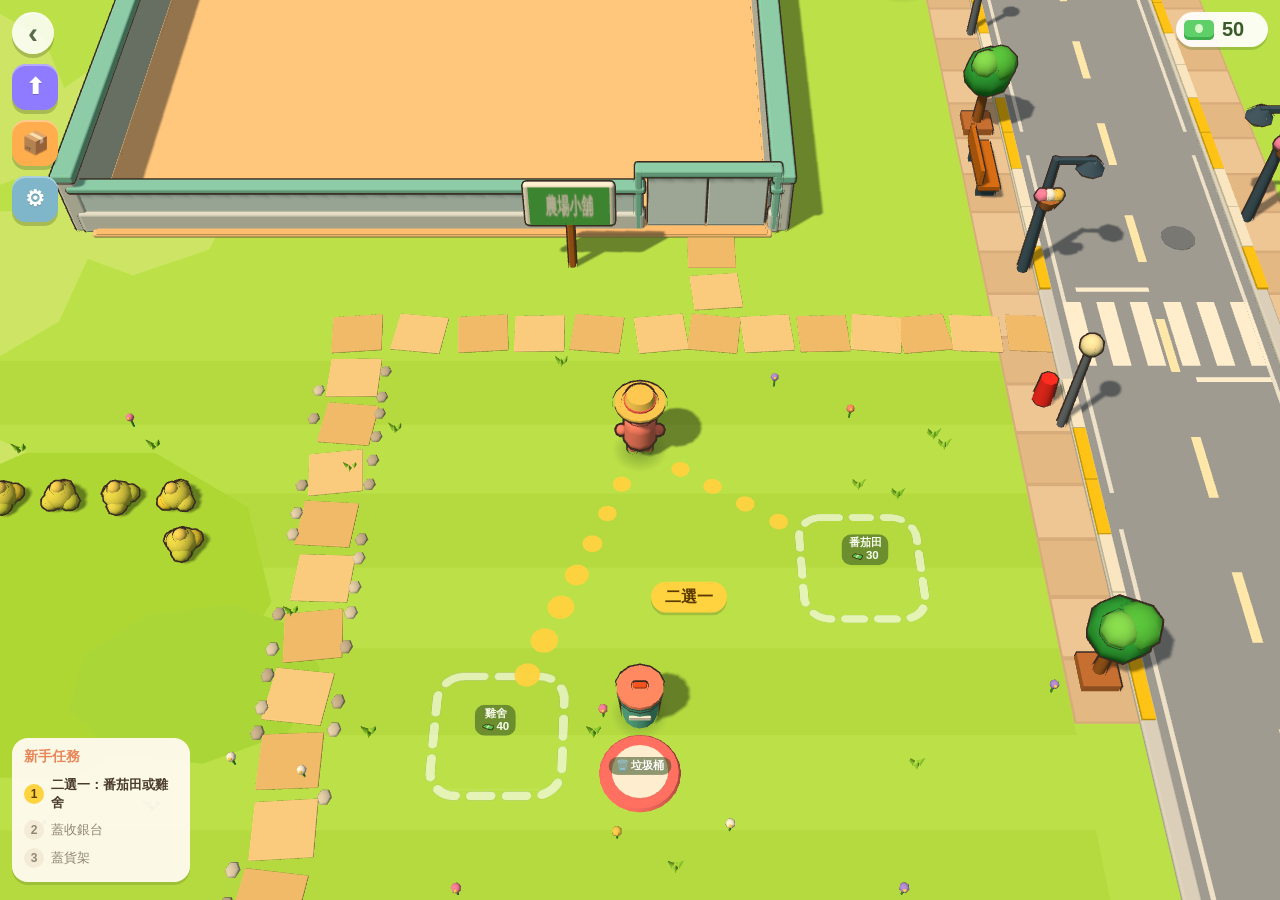
<file: farm/harbor.html>
<!doctype html>
<html lang="zh-Hant">
<head>
<meta charset="utf-8">
<meta name="viewport" content="width=device-width,initial-scale=1,maximum-scale=1,user-scalable=no,viewport-fit=cover">
<meta name="apple-mobile-web-app-capable" content="yes">
<meta name="mobile-web-app-capable" content="yes">
<meta name="theme-color" content="#f3e2b5">
<link rel="stylesheet" href="style.css">
<link rel="icon" href="data:,">
<title>海邊漁港</title>
<style>
  html, body { background: #f3e2b5; }
  #money { box-shadow: 0 3px 0 rgba(150, 110, 40, 0.25); }
  .sbtn.map { background: #4fb6a8; }
  .lbl.zone { text-shadow: 0 2px 0 rgba(120, 85, 30, 0.6); }
  .lbl.badge.dirty { background: rgba(120, 90, 60, 0.75); }
  .lbl.bubble.order .ii { width: 1.5em; height: 1.5em; }
  .lbl.bubble.order { font-size: 14px; padding: 2px 7px; }
  .lbl.bubble.order.late { background: #ffe0d6; }
  .lbl.bubble.order.late::after { border-top-color: #ffe0d6; }
  .sbtn { position: relative; }
  .sbtn.log { background: #ff8fb1; }
  .sbtn .dot { position: absolute; top: -3px; right: -3px; width: 14px; height: 14px; border-radius: 50%; background: #ff4d4d; border: 2px solid #fff; }
  .lbl.badge.grp { display: flex; gap: 6px; align-items: center; }
  .lbl.badge.grp span { white-space: nowrap; }
  .lbl.badge.grp .tot { opacity: 0.75; font-size: 0.85em; }
  .logs { display: grid; grid-template-columns: 1fr 1fr; gap: 8px; margin-top: 4px; }
  .lcard { background: #fff; border-radius: 16px; padding: 8px 6px 10px; text-align: center; box-shadow: 0 2px 0 #eadcc4; }
  .lcard img { width: 72px; height: 72px; display: block; margin: 0 auto; }
  .lcard img.sil { opacity: 0.55; }
  .lcard .big { font-size: 46px; display: block; height: 72px; line-height: 72px; }
  .lcard b { display: block; font-size: 15px; color: #4a3b2e; margin-top: 2px; }
  .lcard.unk b { color: #b3a28b; }
  .lcard small { display: block; font-size: 12px; color: #9b8570; margin-top: 2px; }
  .rar { display: inline-block; font-size: 11px; font-weight: 800; padding: 1px 8px; border-radius: 999px; color: #fff; margin-top: 3px; }
  .rar.r0 { background: #aab4bf; } .rar.r1 { background: #59c25b; } .rar.r2 { background: #5aa9ff; } .rar.r3 { background: #a98bff; } .rar.r4 { background: #ffb347; }
  .preward { display: flex; justify-content: space-between; align-items: center; margin-top: 12px; padding: 10px 14px; border-radius: 16px; background: #fff3c9; color: #7a5a1e; font-weight: 800; font-size: 14px; }
  .preward.done { background: #dff5d8; color: #3a7a2a; }
  #pTabs button { white-space: nowrap; font-size: 13px; }
  #quest { top: auto; bottom: calc(18px + env(safe-area-inset-bottom)); }   /* bottom-left: under the buttons it covered the left starting zone and the player */
  .lbl.guide { background: #ffd23f; color: #6b4a00; padding: 3px 12px; border-radius: 999px; font-weight: 900; font-size: 15px; box-shadow: 0 3px 0 rgba(150, 100, 0, 0.35); }
  .lbl.event { background: rgba(30, 110, 150, 0.7); color: #fff; padding: 4px 12px; border-radius: 999px; font-weight: 900; font-size: 14px; }
</style>
<script type="importmap">
{ "imports": { "three": "./vendor/three.module.min.js", "rbox": "./vendor/RoundedBoxGeometry.js", "bgu": "./vendor/BufferGeometryUtils.js" } }
</script>
</head>
<body>
<canvas id="cv"></canvas>
<div id="labels"></div>
<div id="ui">
  <div id="money"><span class="bill"></span><span id="moneyN">0</span></div>
  <div id="side">
    <a class="sbtn back" href="../" aria-label="返回小遊戲合集">‹</a>
    <button class="sbtn up" id="bUp" aria-label="升級"><span>⬆</span></button>
    <button class="sbtn inv" id="bInv" aria-label="倉庫"><span>📦</span></button>
    <button class="sbtn log" id="bLog" aria-label="魚獲圖鑑"><span>📖</span><i class="dot hidden"></i></button>
    <button class="sbtn map" id="bMap" aria-label="地圖"><span>🗺</span></button>
    <button class="sbtn set" id="bSet" aria-label="設定"><span>⚙</span></button>
  </div>
  <div id="toast"></div>
  <div id="quest" class="hidden"></div>
</div>
<div id="panel" class="hidden">
  <div class="pcard">
    <div class="phead"><b id="pTitle"></b><button id="pClose" aria-label="關閉">×</button></div>
    <div id="pTabs"></div>
    <div id="pBody"></div>
  </div>
</div>
<script type="module" src="js/harbor.js"></script>
</body>
</html>
</file>
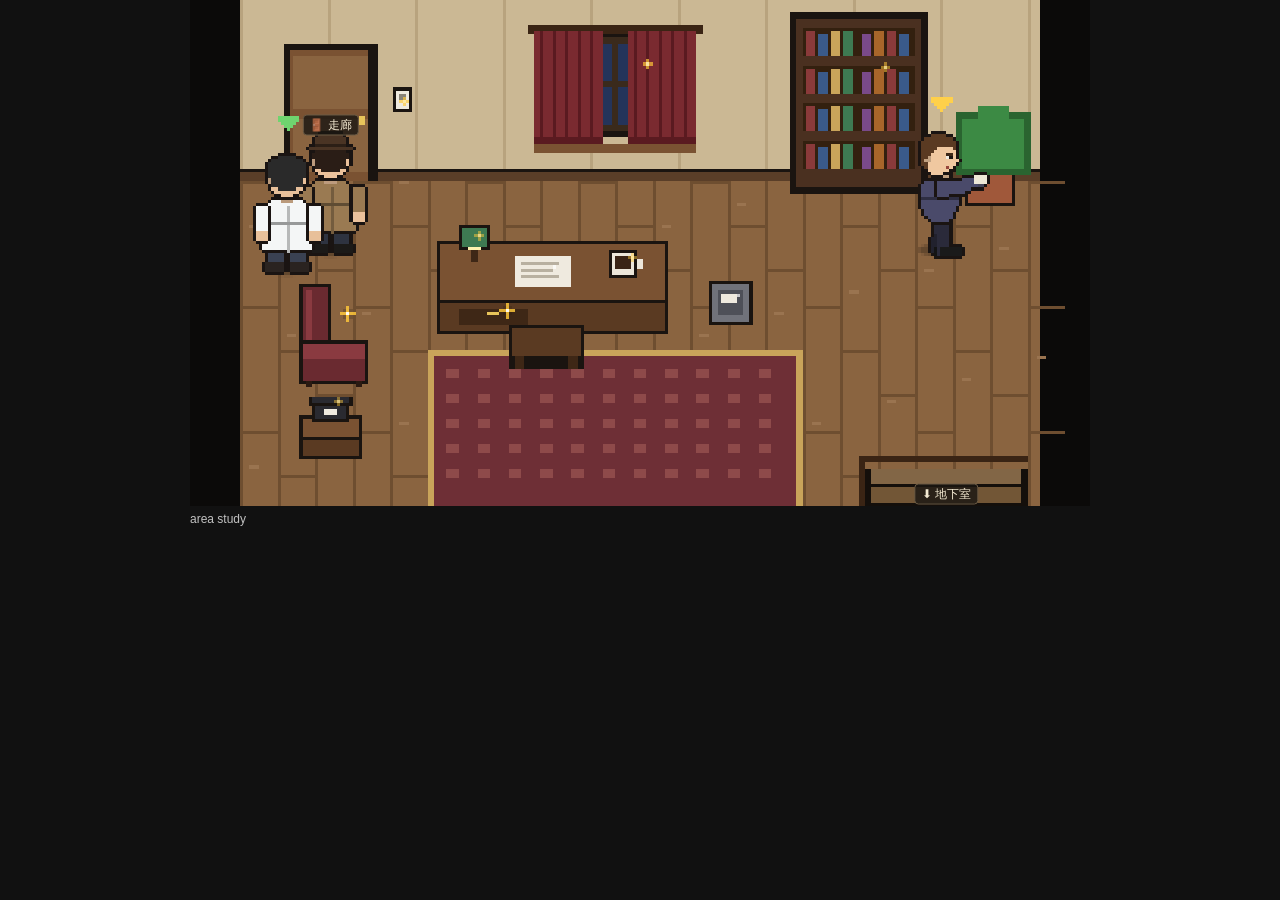
<file: detective/tools/topdemo.html>
<!doctype html><meta charset="utf-8"><meta name="viewport" content="width=device-width,initial-scale=1">
<title>俯視引擎測試</title>
<style>body{background:#111;margin:0;color:#eee;font:14px sans-serif}.world{position:relative;max-width:900px;margin:0 auto}
canvas{width:100%;image-rendering:pixelated;display:block}.wbubble{position:absolute;background:#fff8e8;color:#222;padding:4px 8px;border-radius:6px;font-size:13px}
.wbubble[hidden]{display:none}.wexit{position:absolute;transform:translate(-50%,-50%);background:rgba(26,22,18,.82);color:#f4ead2;border:1px solid #6a5a44;border-radius:4px;font-size:12px;padding:1px 6px;cursor:pointer;white-space:nowrap}.wexit[hidden]{display:none}#log{max-width:900px;margin:6px auto;font-size:12px;opacity:.8}</style>
<div class="world"><canvas id="worldcv"></canvas><div class="wbubble" hidden><b></b>：<span></span></div><div class="wtip"></div><button class="wskip" hidden>跳過</button></div>
<div id="log"></div>
<script src="../pixel.js"></script><script src="../sprite2.js"></script><script src="../topdown.js"></script>
<script>
const OUTC = "#1a1410";
// 有外框的方塊（家具用）：top 面、front 面
function block(p, x, y, w, h, d, top, front){ p.R(x-1, y-1, w+2, h+d+2, OUTC); p.R(x, y, w, h, top); p.R(x, y+h, w, d, front); p.R(x, y+h, w, 1, OUTC); p.R(x, y, w, 1, PX.prim.shade ? top : top); }
function rug(p,x,y,w,h){ p.R(x,y,w,h,"#c9a45a"); p.R(x+2,y+2,w-4,h-4,"#6e2f36"); for(let i=x+6;i<x+w-6;i+=10) for(let j=y+6;j<y+h-6;j+=8) p.R(i,j,4,3,"#8e4a4a"); }
function planks(p,x0,y0,w,h){ p.R(x0,y0,w,h,"#8a6440"); for(let x=x0;x<x0+w;x+=12){ p.R(x,y0,1,h,"#6e4e30"); for(let y=y0+((x/12)%3)*14;y<y0+h;y+=40) p.R(x,y,12,1,"#6e4e30"); } for(let x=x0+3;x<x0+w;x+=12) for(let y=y0;y<y0+h;y+=7) if(((x*7+y*13)%11)===0) p.R(x,y,3,1,"#9a7450"); }
function wallFace(p,w,h,col){ p.R(0,0,w,h,col); for(let x=0;x<w;x+=28) p.R(x,0,1,h-4,"#b8a37e"); p.R(0,h-4,w,4,"#5a3e28"); p.R(0,h-4,w,1,OUTC); }
// 會郁的物件：目標值 → 每格慢慢追上（開櫃、拉窗簾、開燈）
const OBJ = { drawer:0, curtain:0, book:0, light:1, lamp:1, paper:0 }, GOAL = { ...OBJ };
let lastT = 0; function stepObj(t){ const dt = Math.min(0.1, Math.max(0, t - lastT)); lastT = t; for (const k in OBJ){ const d = GOAL[k] - OBJ[k]; OBJ[k] = Math.abs(d) < 0.01 ? GOAL[k] : OBJ[k] + d * Math.min(1, dt * 7); } }
const using = a => { const y = TOPW.you && TOPW.you(); return y && y.use === a; };
// 門：開咗幾多（0 閂、1 全開），門板向左邊門鉸收窄
function doorArt(p, x, y, w, h, amt){ p.R(x-2,y-2,w+4,h+2,OUTC); p.R(x,y,w,h,"#1a1410"); const pw = Math.round(w * (1 - amt * 0.78));
  p.R(x,y,pw,h,"#7a5232"); p.R(x+1,y+2,pw-2,h/2-4,"#8a6440"); p.R(x+1,y+h/2+1,pw-2,h/2-4,"#8a6440"); if (pw > 6) p.R(x+pw-4,y+h/2,2,3,"#e8c45a"); p.R(x+pw-1,y,1,h,OUTC); }
const study = { name:"書房", w:256, h:192, wall:58,
  floor(p,g,t){ stepObj(t); wallFace(p,256,58,"#cbb894"); planks(p,0,58,256,134);
    // 窗＋窗簾（拉開／拉埋）
    p.R(96,10,48,34,OUTC); p.R(98,12,44,30,"#3a2a1c"); p.R(100,14,40,26,"#24345a"); p.R(119,14,2,26,"#3a2a1c"); p.R(100,26,40,2,"#3a2a1c"); p.R(128,17,5,5,"#f2ecd0"); p.R(101,15,8,1,"#3c5488");
    const cw = Math.round(22 - OBJ.curtain * 16); p.R(92,8,56,3,"#3a2414");
    [[94,1],[146,-1]].forEach(([x0,d]) => { const x = d > 0 ? x0 : x0 - cw; p.R(x,10,cw,36,"#7a2a30"); for (let i = 2; i < cw; i += 4) p.R(x+i,10,1,36,"#5a1a20"); p.R(x,44,cw,2,"#5a1a20"); });
    p.R(94,46,52,3,"#7a5232");
    // 門（左牆）：行埋去先推開
    doorArt(p,16,16,26,42,TOPW.doorAmt ? TOPW.doorAmt("study","hall") : 0);
    // 燈掣
    p.R(49,28,6,8,OUTC); p.R(50,29,4,6,"#efeadf"); p.R(51,OBJ.light > 0.5 ? 30 : 32,2,2,"#8a8478");
    rug(p,60,112,120,52);
    // 樓梯口（右下）
    p.R(200,150,52,40,"#140f0b"); for(let i=0;i<6;i++){ const c=110-i*16; p.R(202,150+i*6,48,5,`rgb(${c+20},${c-8},${c-40})`); }
    p.R(198,146,2,44,"#3a2414"); p.R(198,146,54,2,"#3a2414");
    // 廢紙團（翻完垃圾桶先有）
    if (OBJ.paper > 0.5){ p.R(166,104,5,4,OUTC); p.R(167,104,3,3,"#efeadf"); p.R(168,105,1,1,"#b8b0a0"); }
  },
  props:[
    { y:58, draw(p){ // 書櫃（靠牆），抽出嘅書凸出嚟
      p.R(176,4,44,58,OUTC); p.R(178,6,40,54,"#4a3020"); for(let r=0;r<4;r++){ p.R(180,9+r*12,36,9,"#33200f"); ["#8a3a3a","#3a5a8a","#c9a45a","#3e7a52","#7a4a8a","#a8662a","#8a3a3a","#3a5a8a"].forEach((c,b)=>{ if (r===2 && b===4 && OBJ.book > 0.05) return; p.R(181+b*4+(b>3?2:0),10+r*12+(b%3===1?1:0),3,8-(b%3===1?1:0),c); }); }
      if (OBJ.book > 0.05){ const d = Math.round(OBJ.book * 5); p.R(196,34+d,5,10,OUTC); p.R(197,35+d,3,8,"#7a4a8a"); p.R(197,35+d,3,1,"#e8c45a"); } } },
    { y:104, draw(p,g,t){ // 書桌＋櫃桶（拉出嚟見到入面）
      block(p,64,78,72,18,10,"#7a5232","#5a3a22");
      const d = Math.round(OBJ.drawer * 7);
      if (d > 0){ p.R(69,97,24,d+1,OUTC); p.R(70,98,22,d,"#2a1a0e"); if (d > 3){ p.R(76,99,6,2,"#c9a45a"); p.R(82,99,2,1,"#c9a45a"); p.R(85,98,4,d-1,"#efeadf"); } }
      p.R(70,98+d,22,6,"#3e2716"); p.R(70,98+d,22,1,"#5a3a22"); p.R(79,100+d,4,1,"#e8c45a");
      // 枱燈（開咗有光）
      p.R(70,72,10,8,OUTC); p.R(71,73,8,6,"#3e7a52"); p.R(73,79,4,1,OBJ.lamp > 0.5 ? "#fff3b0" : "#6a6250"); p.R(74,80,2,4,"#3e2716");
      if (!using("read")){ p.R(88,82,18,10,"#efeadf"); p.R(90,84,12,1,"#b8b0a0"); p.R(90,86,10,1,"#b8b0a0"); p.R(90,88,12,1,"#b8b0a0"); }
      if (!using("drink")){ p.R(118,80,9,9,OUTC); p.R(119,81,7,7,"#ece6da"); p.R(120,82,5,4,"#3a2416"); p.R(127,83,2,3,"#ece6da"); } } },
    { y:118, draw(p){ p.R(86,104,24,14,OUTC); p.R(87,105,22,9,"#5a3a22"); p.R(88,114,3,4,"#3e2716"); p.R(105,114,3,4,"#3e2716"); } },   // 書桌椅
    { y:104, draw(p){ p.R(150,90,14,14,OUTC); p.R(151,91,12,12,"#70727a"); p.R(153,93,8,8,"#4e5058"); p.R(154,94,5,3,"#efeadf"); } },  // 廢紙箱
    { y:66, draw(p){ p.R(232,54,16,12,OUTC); p.R(233,55,14,10,"#a0583a"); p.R(229,36,24,20,"#2a6430"); p.R(231,38,20,16,"#3c8a44"); p.R(236,34,10,6,"#3c8a44"); } },
    { y:121, draw(p){ // 梳化椅（向右），可以坐
      p.R(19,91,10,32,OUTC); p.R(20,92,8,30,"#6a2a30"); p.R(21,93,2,28,"#8a3a40");
      p.R(19,109,22,14,OUTC); p.R(20,110,20,5,"#8a3a40"); p.R(20,115,20,7,"#6a2a30"); p.R(21,122,2,2,"#2a1a12"); p.R(37,122,2,2,"#2a1a12"); } },
    { y:146, draw(p){ // 茶几＋電話（拎起咗聽筒就只剩底座）
      block(p,20,134,18,6,6,"#7a5232","#5a3a22"); p.R(23,129,12,6,OUTC); p.R(24,130,10,4,"#2a2a30"); p.R(27,131,4,2,"#efeadf");
      if (!using("phone")){ p.R(22,127,14,3,OUTC); p.R(23,127,12,2,"#2a2a30"); } } }
  ],
  // 暗燈：成間房暗晒，枱燈開咗就有一圈光
  front(p,g,t){ const dark = 1 - OBJ.light; if (dark < 0.02) return; g.save(); g.globalAlpha = dark * 0.62; g.fillStyle = "#06081a"; g.fillRect(0,0,256,192); g.restore();
    if (OBJ.lamp > 0.5){ g.save(); g.globalCompositeOperation = "lighter"; const gr = g.createRadialGradient(75,82,2,75,82,46); gr.addColorStop(0,`rgba(255,220,140,${0.42*dark})`); gr.addColorStop(1,"rgba(255,220,140,0)"); g.fillStyle = gr; g.fillRect(25,36,100,96); g.restore(); } },
  solid:[[64,78,72,26],[86,104,24,14],[150,92,14,12],[176,40,44,22],[232,54,16,12],[19,108,22,15],[20,134,18,12]],
  exits:[ { r:[16,58,26,8], to:"hall", at:[230,150], label:"走廊", kind:"door" }, { r:[204,172,44,16], to:"up", at:[60,170], label:"地下室", kind:"down", art:[200,150,52,40] } ] };
const hall = { name:"走廊", w:320, h:192, wall:58,
  floor(p){ wallFace(p,320,58,"#b9c4b0"); planks(p,0,58,320,134); p.R(0,110,6,60,"#1a1410"); p.R(0,112,4,56,"#3a2c22"); p.R(246,14,30,44,OUTC); p.R(248,16,26,42,"#1a1410"); p.R(248,16,8,42,"#6a4428"); p.R(40,20,40,26,"#3a2a1c"); p.R(42,22,36,22,"#7a8a5a"); },
  props:[], solid:[], exits:[ { r:[248,58,26,8], to:"study", at:[29,72], label:"書房", kind:"door" }, { r:[4,120,8,40], to:"street", at:[150,92], label:"出去", kind:"out", art:[0,110,16,60] } ] };
const up = { name:"地下室", w:256, h:192, wall:50,
  floor(p){ wallFace(p,256,50,"#8a8a86"); p.R(0,50,256,142,"#6a6a66"); for(let x=0;x<256;x+=16) for(let y=50;y<192;y+=16) p.R(x,y,16,1,"#5a5a56"), p.R(x,y,1,16,"#5a5a56"); p.R(30,150,52,40,"#3a3a36"); for(let i=0;i<6;i++) p.R(32,186-i*6,48,5,"#7a7a76"); },
  props:[], solid:[], exits:[ { r:[34,176,44,14], to:"study", at:[226,166], label:"書房", kind:"up", art:[30,150,52,40] } ] };

// 街：上面是大廈外牆（入口）、行人路、馬路（斑馬線、中線）、對面行人路；有泊著的巡邏車和駛過的車
function paving(p,x0,y0,w,h){ p.R(x0,y0,w,h,"#b8b2a4"); for(let x=x0;x<x0+w;x+=16) p.R(x,y0,1,h,"#9e988a"); for(let y=y0;y<y0+h;y+=10) p.R(x0,y,w,1,"#9e988a"); }
const street = { name:"街上", w:512, h:200, wall:70,
  floor(p,g,t){ p.R(0,0,512,70,"#8a7a6a"); for(let x=0;x<512;x+=4) p.R(x,0,1,70,"#7e6e5e");
    for(let i=0;i<6;i++){ const x=24+i*80; if(i===1) continue; p.R(x,12,36,26,"#1a1410"); p.R(x+2,14,32,22,"#34465e"); p.R(x+17,14,2,22,"#1a1410"); p.R(x+3,15,6,1,"#5a7088"); p.R(x-2,38,40,3,"#5a4a3a"); }
    p.R(126,18,48,52,"#1a1410"); p.R(128,20,44,50,"#2a2420"); p.R(130,22,40,46,"#6a5a48"); p.R(149,22,2,46,"#2a2420"); p.R(132,24,16,20,"#8aa0b0"); p.R(152,24,16,20,"#8aa0b0");
    p.R(120,6,60,10,"#1a1410"); p.R(122,8,56,6,"#c94a3a");
    paving(p,0,70,512,32); p.R(0,102,512,3,"#6a665e"); p.R(0,102,512,1,"#1a1410");
    p.R(0,105,512,66,"#3a3c40"); for(let x=0;x<512;x+=3) for(let y=106;y<170;y+=5) if(((x*13+y*7)%17)===0) p.R(x,y,1,1,"#45474c");
    for(let x=0;x<512;x+=32) p.R(x,137,18,2,"#e8dca0");
    for(let y=107;y<169;y+=0){ p.R(330,y,40,5,"#e8e4dc"); y+=9; }
    p.R(0,171,512,3,"#6a665e"); paving(p,0,174,512,26); },
  props:[
    ...[60,300,460].map(x=>({ y:102, draw(p){ p.R(x-2,40,5,62,"#1a1410"); p.R(x-1,41,3,61,"#4a4e56"); p.R(x-8,36,16,6,"#1a1410"); p.R(x-7,37,14,4,"#4a4e56"); p.R(x-5,41,10,2,"#ffe9a0"); } })),
    { y:130, draw(p,g,t){ SP.car(g,232,130,{ col:"#e9e4da", patrol:true, f:Math.floor(t*4)%4 }); } },
    { y:162, draw(p,g,t){ const x=((t*70)%760)-120; SP.car(g,x,162,{ col:"#a83a32", f:Math.floor(t*12)%4 }); } },
    { y:188, draw(p,g,t){ const x=520-((t*22)%600); SP.draw(g,x,188,{ skin:"#e8c09a", hair:"#5a3a22", coat:"#6a7a4a", bottom:"#3a3a44", shoes:"#2a2320" },{ view:"side", facing:-1, act:"walk", f:Math.floor(t*22/3.2)%8 }); } }
  ],
  solid:[[198,118,70,14],[56,98,8,4],[296,98,8,4],[456,98,8,4]],
  exits:[ { r:[136,70,28,8], to:"hall", at:[24,140], label:"大廈", kind:"door", art:[128,20,44,50] } ] };
const def = { top:{ start:"study", spawn:[29,80], rooms:{ study, hall, up, street } }, areas:[{id:"study",name:"書房"},{id:"hall",name:"走廊"},{id:"up",name:"地下室"},{id:"street",name:"街上"}] };
const DET = { skin:"#ecc29c", hair:"#2a1d16", coat:"#9a7a52", top:"#e9e4da", bottom:"#2e3340", shoes:"#1c1a18", hat:"#4a3424" };
const WU = { skin:"#e8c09a", hair:"#2a2a2a", coat:"#f4f6f6", top:"#8ab4d8", bottom:"#3a4152", shoes:"#2a2320" };
const MAID = { skin:"#f0c8a0", hair:"#5a3a22", coat:"#4a4a6a", top:"#4a4a6a", bottom:"#2a2a3a", shoes:"#1a1a1a" };
const seen = new Set(); const log = m => { const el = document.getElementById("log"); if (el) el.textContent = m; window._log = (window._log||[]).concat(m); };
let say = null, sayT = 0; const talk = (who, text, ms) => { say = { who, text }; clearTimeout(sayT); sayT = setTimeout(() => say = null, ms || 2200); };
const later = (ms, fn) => setTimeout(fn, ms);
// 每件可以互動的東西：點它 → 走過去、做動作、東西有反應
const USE = {
  mug:    { r:[118,80,11,9], act:"drink", rate:4, k:"item", go(){ talk("you","杯裡還有半杯咖啡，已經涼了。"); } },
  letter: { r:[88,82,18,10], walk:118, wy:112, act:"read", actT:2.6, face:-1, go(){ talk("you","「今晚十點，老地方見。」沒有署名。",2800); } },
  drawer: { r:[70,96,22,10], walk:81, wy:112, act:"drawer", rate:6, face:1, go(){ later(260,()=>{ GOAL.drawer = GOAL.drawer ? 0 : 1; if (GOAL.drawer) talk("you","抽屜裡有一把鑰匙和一張收據。"); }); } },
  lamp:   { r:[70,72,10,10], walk:52, wy:92, act:"switch", rate:5, face:1, go(){ later(180,()=>GOAL.lamp = GOAL.lamp ? 0 : 1); } },
  switch: { r:[49,28,6,8], walk:52, wy:66, act:"switch", rate:5, face:1, go(){ later(180,()=>GOAL.light = GOAL.light ? 0 : 1); } },
  curtain:{ r:[94,8,52,40], walk:120, wy:66, act:"reach", rate:3, face:1, go(){ later(250,()=>GOAL.curtain = GOAL.curtain ? 0 : 1); } },
  book:   { r:[176,4,44,58], walk:198, wy:70, act:"reach", rate:3, face:1, go(){ later(300,()=>{ GOAL.book = GOAL.book ? 0 : 1; if (GOAL.book) talk("you","這本書後面夾著一張照片。"); }); } },
  bin:    { r:[150,90,14,14], walk:168, wy:110, act:"rummage", actT:1.8, rate:5, face:-1, go(){ later(1500,()=>{ GOAL.paper = 1; talk("you","找到一團紙，上面寫著一個電話號碼。"); }); } },
  chair:  { r:[19,91,22,32], walk:48, wy:124, act:"sit", hold:true, useAt:[30,122], face:1, go(){ talk("you","（坐下來想一想……）",1600); } },
  phone:  { r:[22,126,14,9], walk:46, wy:146, act:"phone", actT:2.8, rate:4, face:-1, go(){ talk("you","喂？我是沈岳，幫我查一個號碼。",2800); } }
};
const NAME = { mug:"杯", letter:"信", drawer:"抽屜", lamp:"枱燈", switch:"燈掣", curtain:"窗簾", book:"書櫃", bin:"廢紙箱", chair:"沙發椅", phone:"電話" };
// 女傭：自己喺度抹嘢；你行近佢就停手望住你；同佢講嘢就講返
let maidTalk = 0;
const maid = () => { const y = TOPW.you && TOPW.you(), M = { id:"maid", x:224, y:80, room:"study", L:MAID, arrow:"#ffd04a" };
  const near = y && y.room === "study" && Math.hypot(y.x - M.x, (y.y - M.y) * 1.2) < 44;
  if (performance.now() < maidTalk) return { ...M, act:"talk", facing:y && y.x < M.x ? -1 : 1, view:"side", rate:4 };
  if (near) return { ...M, act:"idle", facing:y.x < M.x ? -1 : 1, view:"side" };
  return { ...M, act:"wipe", facing:1, view:"side", rate:5 }; };
const hooks = { you:DET, buddy:()=>({ id:"_wu", L:WU }), people:()=>[maid()],
  spots:()=>Object.entries(USE).map(([id,u]) => ({ k:u.k || "detail", ...(u.k === "item" ? { ids:[id] } : { id }), r:u.r, walk:u.walk, wy:u.wy, act:u.act, actT:u.actT, rate:u.rate, hold:u.hold, useAt:u.useAt, face:u.face, fresh:!seen.has(id), room:"study" })),
  onSpot:q=>{ const id = q.ids ? q.ids[0] : q.id; seen.add(id); log("spot " + id); USE[id].go(); },
  onPerson:id=>{ log("person "+id); maidTalk = performance.now() + 2600; talk("maid","先生，我只是來整理書房而已。",2600); },
  onBuddy:id=>log("buddy"), onGround:()=>{}, bubble:()=>say, nameOf:id=>id==="maid"?"女傭":id==="_wu"?"小吳":"你", opt:()=>({}),
  script:null, scriptDone:()=>true, refresh:()=>{}, areaNow:a=>log("area "+a), nearNow:l=>{ window._near=l.map(TOPW.spotKey); } };
TOPW.mount(document.getElementById("worldcv"), def, "demo", hooks);
</script>
</file>
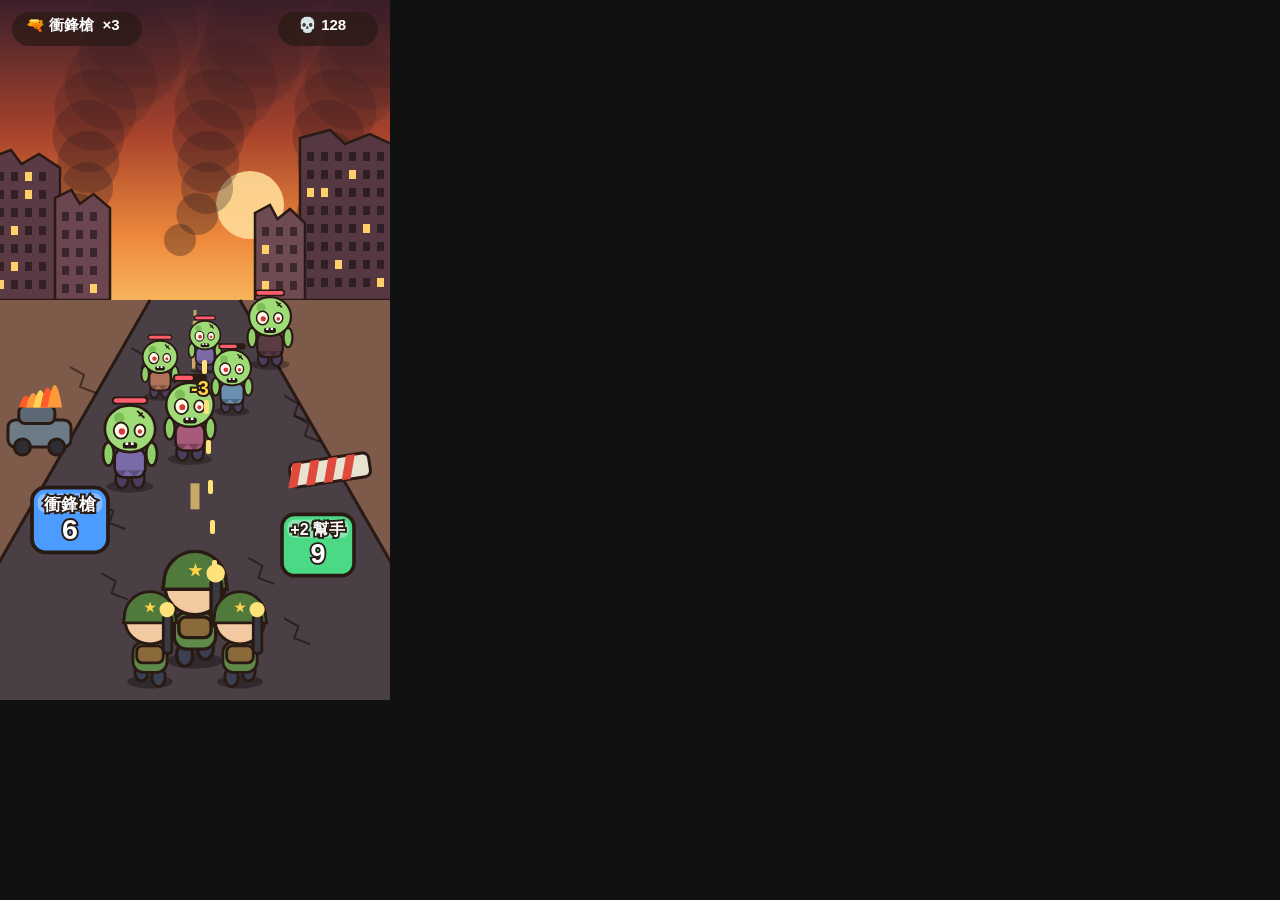
<file: tools/preview/style_a.html>
<!doctype html>
<html><head><meta charset="utf-8"><style>body{margin:0;background:#111}canvas{display:block}</style></head>
<body><canvas id="c" width="390" height="700"></canvas>
<script>
// Style preview A: hand-drawn-in-code cartoon Q version (thick outlines, big heads), apocalyptic zombie road.
const c = document.getElementById('c'), g = c.getContext('2d');
const W = 390, H = 700, OL = '#2a1a14';
function rr(x, y, w, h, r) { g.beginPath(); g.moveTo(x + r, y); g.arcTo(x + w, y, x + w, y + h, r); g.arcTo(x + w, y + h, x, y + h, r); g.arcTo(x, y + h, x, y, r); g.arcTo(x, y, x + w, y, r); g.closePath(); }
function blob(x, y, rx, ry, fill, lw) { g.beginPath(); g.ellipse(x, y, rx, ry, 0, 0, 7); g.fillStyle = fill; g.fill(); g.lineWidth = lw || 3; g.strokeStyle = OL; g.stroke(); }
function rnd(s) { let a = s; return () => { a = (a * 9301 + 49297) % 233280; return a / 233280; }; }

// --- sky: smoky orange apocalypse
let sk = g.createLinearGradient(0, 0, 0, 300);
sk.addColorStop(0, '#3b1f2b'); sk.addColorStop(0.45, '#a8432c'); sk.addColorStop(0.8, '#f08a3c'); sk.addColorStop(1, '#f6b45a');
g.fillStyle = sk; g.fillRect(0, 0, W, 300);
g.fillStyle = 'rgba(255,220,150,.9)'; g.beginPath(); g.arc(250, 205, 34, 0, 7); g.fill();
const R = rnd(7);
// smoke columns
for (let i = 0; i < 3; i++) {
  const sx = [60, 300, 180][i];
  for (let k = 0; k < 9; k++) { g.fillStyle = 'rgba(40,25,30,' + (0.35 - k * 0.03) + ')'; g.beginPath(); g.arc(sx + k * 9 + Math.sin(k) * 10, 240 - k * 26, 16 + k * 5, 0, 7); g.fill(); }
}
// ruined skyline (cartoon, outlined)
function ruin(x, w, h, col) {
  const y = 300 - h;
  g.beginPath(); g.moveTo(x, 300); g.lineTo(x, y + 8); g.lineTo(x + w * 0.3, y); g.lineTo(x + w * 0.45, y + 14); g.lineTo(x + w * 0.7, y + 4); g.lineTo(x + w, y + 18); g.lineTo(x + w, 300); g.closePath();
  g.fillStyle = col; g.fill(); g.lineWidth = 2.5; g.strokeStyle = OL; g.stroke();
  for (let wy = y + 22; wy < 290; wy += 18) for (let wx = x + 7; wx < x + w - 10; wx += 14) {
    const lit = R() < 0.15; g.fillStyle = lit ? '#ffcf6a' : 'rgba(0,0,0,.45)'; g.fillRect(wx, wy, 7, 9);
  }
}
ruin(-10, 70, 150, '#5a3b44'); ruin(55, 55, 110, '#6b4550'); ruin(300, 100, 170, '#563842'); ruin(255, 50, 95, '#6e4a52');
// road with perspective
const hz = 300;
g.fillStyle = '#4a3f45'; g.beginPath(); g.moveTo(150, hz); g.lineTo(240, hz); g.lineTo(W + 80, H); g.lineTo(-80, H); g.closePath(); g.fill();
g.fillStyle = '#7d5a4a'; g.beginPath(); g.moveTo(0, hz); g.lineTo(150, hz); g.lineTo(-80, H); g.lineTo(0, H); g.closePath(); g.fill();
g.beginPath(); g.moveTo(240, hz); g.lineTo(W, hz); g.lineTo(W, H); g.lineTo(W + 80, H); g.closePath(); g.fill();
g.lineWidth = 3; g.strokeStyle = OL; g.beginPath(); g.moveTo(150, hz); g.lineTo(-80, H); g.moveTo(240, hz); g.lineTo(W + 80, H); g.stroke();
// cracks + dashes
g.strokeStyle = 'rgba(20,10,10,.55)'; g.lineWidth = 2;
for (let i = 0; i < 9; i++) { const x = 60 + R() * 270, y = 340 + R() * 330; g.beginPath(); g.moveTo(x, y); g.lineTo(x + 14, y + 8); g.lineTo(x + 10, y + 20); g.lineTo(x + 26, y + 26); g.stroke(); }
for (let i = 0; i < 6; i++) { const t = i / 6, y = hz + 10 + t * t * 390, w = 3 + t * 9, l = 6 + t * 30; g.fillStyle = 'rgba(255,214,120,.7)'; g.fillRect(195 - w / 2, y, w, l); }
// burning wreck (left)
function wreck(x, y, s) {
  rr(x, y, 70 * s, 30 * s, 8 * s); g.fillStyle = '#6d7b86'; g.fill(); g.lineWidth = 3; g.strokeStyle = OL; g.stroke();
  rr(x + 12 * s, y - 16 * s, 40 * s, 20 * s, 7 * s); g.fillStyle = '#5c6873'; g.fill(); g.stroke();
  blob(x + 16 * s, y + 30 * s, 9 * s, 9 * s, '#2d2d33'); blob(x + 54 * s, y + 30 * s, 9 * s, 9 * s, '#2d2d33');
  for (let k = 0; k < 5; k++) { g.fillStyle = ['#ff5a2a', '#ff9a3a', '#ffd25a'][k % 3]; g.beginPath(); const fx = x + 20 * s + k * 8 * s; g.moveTo(fx - 8 * s, y - 14 * s); g.quadraticCurveTo(fx, y - (40 + k * 6) * s, fx + 8 * s, y - 14 * s); g.fill(); }
}
wreck(8, 420, 0.9);
// barricade (right)
g.save(); g.translate(330, 470); g.rotate(-0.15); rr(-40, -12, 80, 24, 6); g.fillStyle = '#e8e2d0'; g.fill(); g.lineWidth = 3; g.strokeStyle = OL; g.stroke();
g.fillStyle = '#e04a3c'; for (let k = -36; k < 36; k += 18) { g.beginPath(); g.moveTo(k, -12); g.lineTo(k + 9, -12); g.lineTo(k + 1, 12); g.lineTo(k - 8, 12); g.fill(); } g.restore();

// --- Q zombie: big head, green skin, stitched, arms out
function zombie(x, y, s, tint, hp) {
  g.save(); g.translate(x, y); g.scale(s, s);
  g.fillStyle = 'rgba(0,0,0,.3)'; g.beginPath(); g.ellipse(0, 46, 26, 7, 0, 0, 7); g.fill();
  blob(-9, 38, 7, 10, '#4b3d5e'); blob(9, 38, 7, 10, '#4b3d5e');            // legs
  rr(-17, 4, 34, 32, 10); g.fillStyle = tint; g.fill(); g.lineWidth = 3; g.strokeStyle = OL; g.stroke(); // torn shirt
  g.fillStyle = 'rgba(0,0,0,.25)'; g.beginPath(); g.moveTo(-17, 28); g.lineTo(-10, 36); g.lineTo(-3, 28); g.lineTo(5, 36); g.lineTo(12, 28); g.lineTo(17, 36); g.lineTo(17, 28); g.fill();
  blob(-24, 10, 6, 13, '#8fcf6a'); blob(24, 10, 6, 13, '#8fcf6a');           // arms out
  blob(0, -18, 28, 26, '#9fdc78');                                            // big head
  g.fillStyle = '#7cbf58'; g.beginPath(); g.arc(-12, -30, 6, 0, 7); g.fill();
  g.strokeStyle = OL; g.lineWidth = 2; g.beginPath(); g.moveTo(8, -38); g.lineTo(16, -30); g.moveTo(10, -32); g.lineTo(14, -36); g.stroke(); // stitch
  blob(-10, -16, 8, 9, '#fffbe8', 2); blob(11, -16, 6, 7, '#fffbe8', 2);
  g.fillStyle = '#d13b3b'; g.beginPath(); g.arc(-9, -15, 3.5, 0, 7); g.arc(11, -15, 2.5, 0, 7); g.fill();
  g.fillStyle = OL; rr(-8, -3, 16, 7, 3); g.fill(); g.fillStyle = '#fff'; g.fillRect(-5, -3, 3, 3); g.fillRect(1, -3, 3, 3);
  if (hp) { rr(-20, -54, 40, 9, 4); g.fillStyle = '#2a1a14'; g.fill(); rr(-18, -52, 36 * hp, 5, 3); g.fillStyle = '#ff5d6c'; g.fill(); }
  g.restore();
}
zombie(205, 345, 0.55, '#7a6aa8', 1); zombie(160, 368, 0.62, '#b0715a', 1); zombie(232, 380, 0.68, '#6a8fb0', 0.7);
zombie(190, 420, 0.85, '#a85a7a', 0.6); zombie(130, 445, 0.9, '#7a6aa8', 1);
// boss far
zombie(270, 330, 0.75, '#5a3b44', 1);

// --- cartoon gates
function gate(x, y, s, label, val, col) {
  g.save(); g.translate(x, y); g.scale(s, s);
  rr(-40, -34, 80, 68, 14); g.fillStyle = col; g.fill(); g.lineWidth = 4; g.strokeStyle = OL; g.stroke();
  rr(-34, -28, 68, 20, 8); g.fillStyle = 'rgba(255,255,255,.35)'; g.fill();
  g.font = '900 18px sans-serif'; g.textAlign = 'center'; g.textBaseline = 'middle'; g.fillStyle = '#fff'; g.lineWidth = 4; g.strokeStyle = OL;
  g.strokeText(label, 0, -16); g.fillText(label, 0, -16);
  g.font = '900 30px sans-serif'; g.strokeText(val, 0, 12); g.fillText(val, 0, 12);
  g.restore();
}
gate(70, 520, 0.95, '衝鋒槍', '6', '#4c9bff'); gate(318, 545, 0.9, '+2 幫手', '9', '#4cd986');

// --- Q soldier seen from behind, walking forward (big head, helmet)
function soldier(x, y, s, step) {
  g.save(); g.translate(x, y); g.scale(s, s);
  g.fillStyle = 'rgba(0,0,0,.35)'; g.beginPath(); g.ellipse(0, 44, 24, 7, 0, 0, 7); g.fill();
  blob(-9, 36 + step, 7, 10, '#3a3f52'); blob(9, 36 - step, 7, 10, '#3a3f52');
  rr(-18, 2, 36, 32, 11); g.fillStyle = '#5f8a4a'; g.fill(); g.lineWidth = 3; g.strokeStyle = OL; g.stroke();
  rr(-14, 6, 28, 18, 6); g.fillStyle = '#8a6a3a'; g.fill(); g.stroke(); // backpack
  blob(0, -20, 26, 24, '#f2c9a0');                                       // head (back)
  g.beginPath(); g.arc(0, -24, 27, Math.PI, 0); g.lineTo(28, -18); g.lineTo(-28, -18); g.closePath(); g.fillStyle = '#4f7a3c'; g.fill(); g.stroke(); // helmet
  g.fillStyle = '#ffd34a'; g.font = '900 14px sans-serif'; g.textAlign = 'center'; g.fillText('★', 0, -30);
  // gun up front
  rr(14, -26, 9, 40, 3); g.fillStyle = '#3a3a44'; g.fill(); g.stroke();
  g.fillStyle = '#ffe27a'; g.beginPath(); g.arc(18, -32, 8, 0, 7); g.fill();
  g.restore();
}
soldier(195, 610, 1.15, 3); soldier(150, 640, 0.95, -3); soldier(240, 640, 0.95, 3);
// bullets
g.fillStyle = '#ffe27a'; for (let i = 0; i < 6; i++) { rr(212 - i * 2, 560 - i * 40, 5, 14, 2); g.fill(); }
// floating damage
g.font = '900 20px sans-serif'; g.textAlign = 'center'; g.lineWidth = 4; g.strokeStyle = OL; g.fillStyle = '#ffd34a';
g.strokeText('-3', 200, 395); g.fillText('-3', 200, 395);
// HUD pill
rr(12, 12, 130, 34, 17); g.fillStyle = 'rgba(42,26,20,.75)'; g.fill(); g.fillStyle = '#fff'; g.font = '800 15px sans-serif'; g.textAlign = 'left'; g.fillText('🔫 衝鋒槍  ×3', 26, 30);
rr(W - 112, 12, 100, 34, 17); g.fillStyle = 'rgba(42,26,20,.75)'; g.fill(); g.fillStyle = '#fff'; g.fillText('💀 128', W - 92, 30);
</script></body></html>
</file>
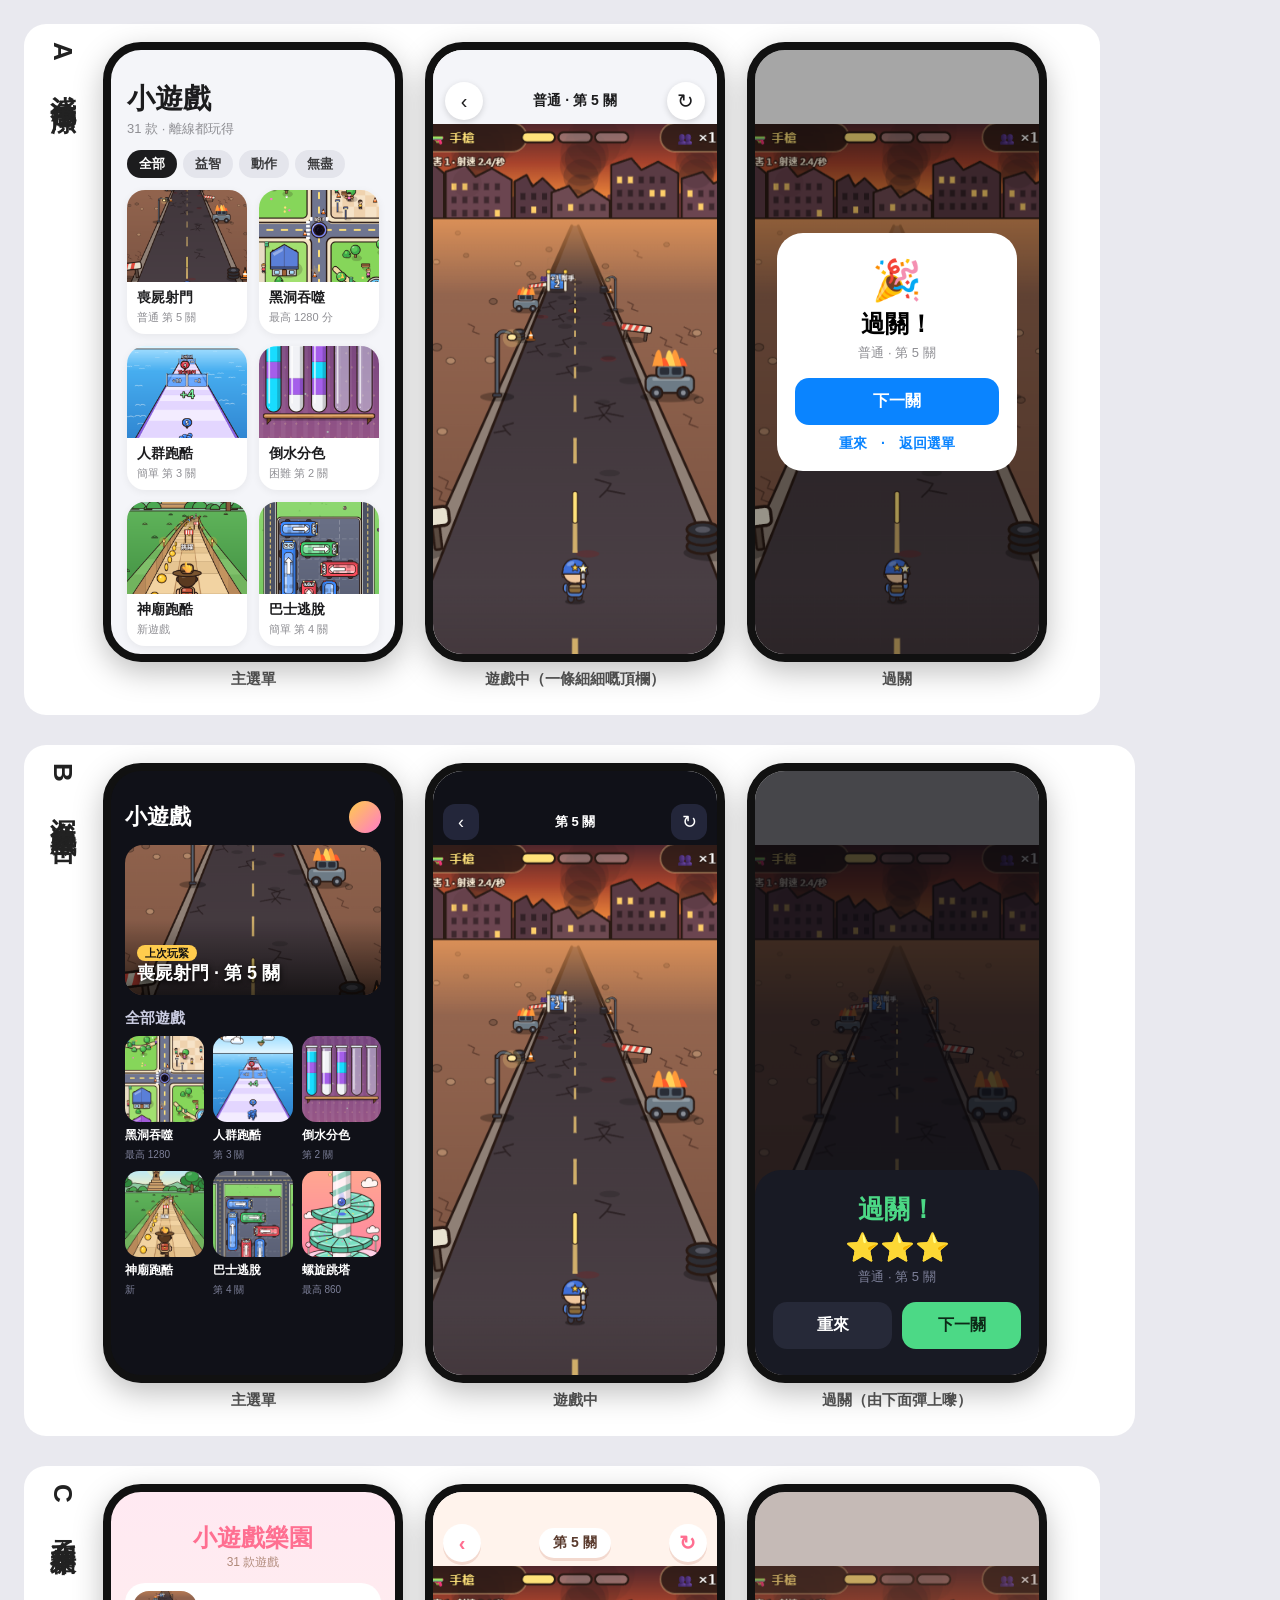
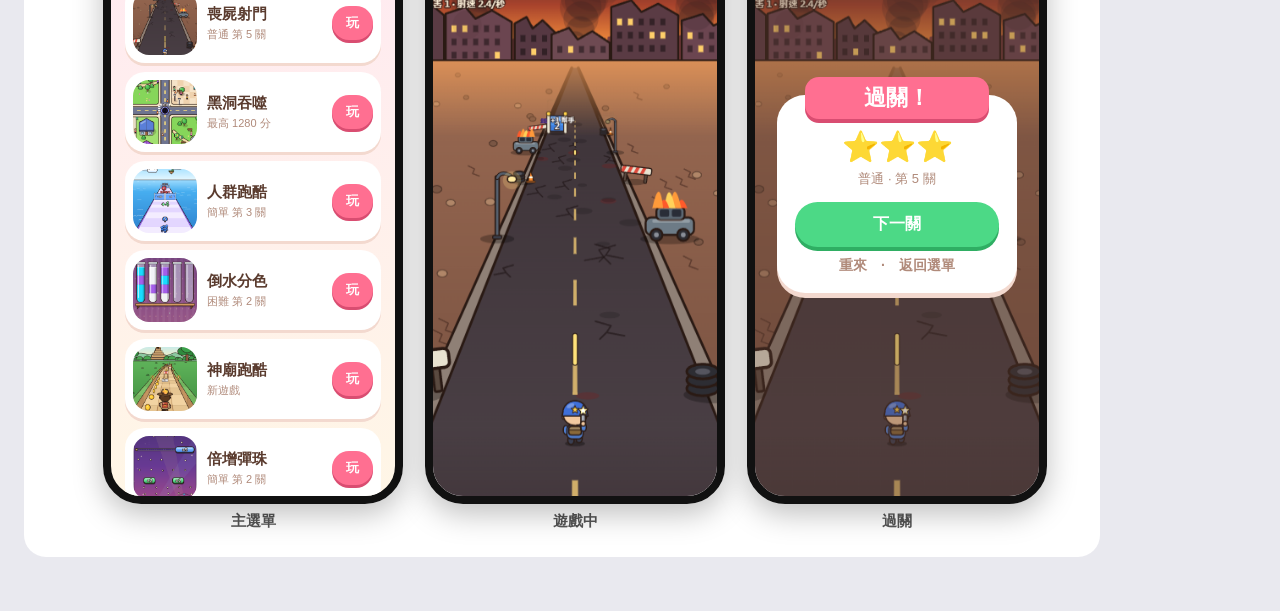
<file: tools/preview/ui_options.html>
<!doctype html>
<html lang="zh-Hant">
<head>
<meta charset="utf-8">
<title>介面預覽</title>
<style>
* { box-sizing: border-box; margin: 0; }
body { font-family: -apple-system, "PingFang TC", "Microsoft JhengHei", sans-serif; background: #e9e9ef; padding: 24px; }
.opt { display: flex; gap: 22px; align-items: flex-start; padding: 18px 22px 26px; background: #fff; border-radius: 22px; width: max-content; margin-bottom: 30px; }
.opt > h2 { writing-mode: vertical-rl; font-size: 26px; letter-spacing: 4px; color: #222; }
.phone { width: 300px; height: 620px; border-radius: 38px; overflow: hidden; position: relative; border: 8px solid #111; box-shadow: 0 10px 30px rgba(0,0,0,.25); }
.cap { text-align: center; color: #555; font-size: 15px; margin-top: 8px; font-weight: 700; }
.thumb { background-size: cover; background-position: center 62%; }
.game { position: absolute; left: 0; right: 0; bottom: 0; top: 74px; background-size: 330px auto; background-position: center -78px; background-color: #222; }

/* ---------- A 淺色簡潔 (App Store style) ---------- */
.A { background: #f4f5f9; color: #1c1c1e; padding: 30px 16px 0; }
.A h1 { font-size: 28px; font-weight: 800; }
.A .sub { color: #8e8e93; font-size: 13px; margin: 2px 0 12px; }
.A .chips { display: flex; gap: 6px; margin-bottom: 12px; }
.A .chip { padding: 5px 12px; border-radius: 99px; background: #e4e5ec; font-size: 13px; font-weight: 600; color: #3a3a3c; }
.A .chip.on { background: #1c1c1e; color: #fff; }
.A .grid { display: grid; grid-template-columns: 1fr 1fr; gap: 12px; }
.A .card { background: #fff; border-radius: 18px; overflow: hidden; box-shadow: 0 2px 8px rgba(0,0,0,.06); }
.A .card .thumb { height: 92px; }
.A .card .t { padding: 7px 10px 9px; }
.A .card b { font-size: 14px; display: block; }
.A .card small { font-size: 11px; color: #8e8e93; }
.A-play .bar { position: absolute; left: 0; right: 0; top: 0; height: 74px; background: #f4f5f9; padding: 28px 12px 0; display: flex; align-items: center; justify-content: space-between; }
.A-play .ic { width: 38px; height: 38px; border-radius: 50%; background: #fff; display: grid; place-items: center; font-size: 20px; color: #1c1c1e; box-shadow: 0 2px 6px rgba(0,0,0,.15); }
.A-play .pill { background: transparent; box-shadow: none !important; padding: 6px 14px; border-radius: 99px; font-size: 14px; font-weight: 700; color: #1c1c1e; box-shadow: 0 2px 6px rgba(0,0,0,.15); }
.A-win { position: absolute; inset: 0; background: rgba(0,0,0,.35); display: grid; place-items: center; }
.A-win .box { width: 240px; background: #fff; border-radius: 26px; padding: 24px 18px 18px; text-align: center; }
.A-win .big { font-size: 40px; }
.A-win h3 { font-size: 24px; margin: 4px 0; }
.A-win p { color: #8e8e93; font-size: 13px; margin-bottom: 16px; }
.A-win .b1 { background: #0a84ff; color: #fff; border-radius: 14px; padding: 13px; font-weight: 800; font-size: 16px; }
.A-win .b2 { color: #0a84ff; padding: 10px 0 0; font-weight: 700; font-size: 14px; }

/* ---------- B 深色遊戲平台 (Poki / Apple Arcade dark) ---------- */
.B { background: #101118; color: #fff; padding: 30px 14px 0; }
.B .top { display: flex; justify-content: space-between; align-items: center; margin-bottom: 12px; }
.B h1 { font-size: 22px; font-weight: 800; }
.B .avatar { width: 32px; height: 32px; border-radius: 50%; background: linear-gradient(135deg, #ffcc4d, #ff7ac8); }
.B .hero { height: 150px; border-radius: 18px; position: relative; overflow: hidden; margin-bottom: 14px; }
.B .hero .lbl { position: absolute; left: 12px; bottom: 10px; }
.B .hero .lbl b { font-size: 18px; display: block; text-shadow: 0 2px 6px #000; }
.B .hero .lbl span { font-size: 11px; background: #ffcc4d; color: #111; padding: 2px 8px; border-radius: 99px; font-weight: 800; }
.B .hero::after { content: ''; position: absolute; inset: 0; background: linear-gradient(transparent 50%, rgba(0,0,0,.65)); }
.B .hero .lbl { z-index: 1; }
.B h4 { font-size: 15px; margin: 0 0 8px; color: #c9cbe0; }
.B .row { display: grid; grid-template-columns: repeat(3, 1fr); gap: 9px; }
.B .tile .thumb { height: 86px; border-radius: 14px; }
.B .tile b { display: block; font-size: 12px; margin-top: 5px; }
.B .tile small { font-size: 10px; color: #7d8099; }
.B-play .bar { position: absolute; left: 0; right: 0; top: 0; height: 74px; background: #101118; padding: 28px 10px 0; display: flex; justify-content: space-between; align-items: center; }
.B-play .ic { width: 36px; height: 36px; border-radius: 12px; background: #23263a; display: grid; place-items: center; color: #fff; font-size: 18px; }
.B-play .pill { background: transparent; color: #fff; padding: 6px 12px; border-radius: 12px; font-size: 13px; font-weight: 700; }
.B-win { position: absolute; inset: 0; background: rgba(8,9,14,.75); display: flex; flex-direction: column; justify-content: flex-end; }
.B-win .box { background: #181a24; border-radius: 26px 26px 0 0; padding: 22px 18px 26px; text-align: center; color: #fff; }
.B-win h3 { font-size: 26px; color: #4cd986; }
.B-win .stars { font-size: 28px; margin: 4px 0; }
.B-win p { color: #7d8099; font-size: 13px; margin-bottom: 16px; }
.B-win .btns { display: flex; gap: 10px; }
.B-win .b { flex: 1; border-radius: 14px; padding: 13px; font-weight: 800; }
.B-win .b2 { background: #262938; }
.B-win .b1 { background: #4cd986; color: #0d2a18; }

/* ---------- C 柔和糖果 (casual ad-game style, cleaned) ---------- */
.C { background: linear-gradient(#ffe9f2, #fff6e6); color: #5a3b2e; padding: 30px 14px 0; }
.C h1 { font-size: 24px; font-weight: 900; text-align: center; color: #ff6f91; }
.C .sub { text-align: center; font-size: 12px; color: #b08a7a; margin-bottom: 12px; }
.C .list { display: flex; flex-direction: column; gap: 9px; }
.C .item { display: flex; align-items: center; gap: 10px; background: #fff; border-radius: 20px; padding: 8px; box-shadow: 0 3px 0 #f3d9cf; }
.C .item .thumb { width: 64px; height: 64px; border-radius: 16px; flex: none; }
.C .item .t { flex: 1; }
.C .item b { font-size: 15px; display: block; }
.C .item small { font-size: 11px; color: #b08a7a; }
.C .go { background: #ff6f91; color: #fff; font-weight: 900; font-size: 13px; padding: 8px 14px; border-radius: 99px; box-shadow: 0 3px 0 #d94d71; }
.C-play .bar { position: absolute; left: 0; right: 0; top: 0; height: 74px; background: #fff3ec; padding: 28px 10px 0; display: flex; justify-content: space-between; align-items: center; }
.C-play .ic { width: 38px; height: 38px; border-radius: 50%; background: #fff; display: grid; place-items: center; color: #ff6f91; font-size: 20px; font-weight: 900; box-shadow: 0 3px 0 #f3d9cf; }
.C-play .pill { background: #fff; color: #5a3b2e; padding: 6px 14px; border-radius: 99px; font-size: 14px; font-weight: 800; box-shadow: 0 3px 0 #f3d9cf; }
.C-win { position: absolute; inset: 0; background: rgba(90,59,46,.35); display: grid; place-items: center; }
.C-win .box { width: 240px; background: #fff; border-radius: 28px; padding: 22px 18px 18px; text-align: center; color: #5a3b2e; box-shadow: 0 5px 0 #f3d9cf; }
.C-win .rib { background: #ff6f91; color: #fff; font-weight: 900; font-size: 22px; border-radius: 14px; padding: 6px; margin: -40px 10px 10px; box-shadow: 0 4px 0 #d94d71; }
.C-win .stars { font-size: 30px; }
.C-win p { color: #b08a7a; font-size: 13px; margin: 6px 0 14px; }
.C-win .b1 { background: #4cd986; color: #fff; border-radius: 99px; padding: 12px; font-weight: 900; font-size: 16px; box-shadow: 0 4px 0 #2fae63; }
.C-win .b2 { color: #b08a7a; padding: 10px 0 0; font-weight: 700; font-size: 14px; }
</style>
</head>
<body>

<section class="opt" id="optA">
  <h2>A 淺色簡潔</h2>
  <div><div class="phone A">
    <h1>小遊戲</h1><div class="sub">31 款 · 離線都玩得</div>
    <div class="chips"><span class="chip on">全部</span><span class="chip">益智</span><span class="chip">動作</span><span class="chip">無盡</span></div>
    <div class="grid">
      <div class="card"><div class="thumb" style="background-image:url(thumbs/zombie_0_3.png)"></div><div class="t"><b>喪屍射門</b><small>普通 第 5 關</small></div></div>
      <div class="card"><div class="thumb" style="background-image:url(thumbs/hole_0_3.png)"></div><div class="t"><b>黑洞吞噬</b><small>最高 1280 分</small></div></div>
      <div class="card"><div class="thumb" style="background-image:url(thumbs/crowd_0_2.png)"></div><div class="t"><b>人群跑酷</b><small>簡單 第 3 關</small></div></div>
      <div class="card"><div class="thumb" style="background-image:url(thumbs/water_0_3.png)"></div><div class="t"><b>倒水分色</b><small>困難 第 2 關</small></div></div>
      <div class="card"><div class="thumb" style="background-image:url(thumbs/runner_0_1.png)"></div><div class="t"><b>神廟跑酷</b><small>新遊戲</small></div></div>
      <div class="card"><div class="thumb" style="background-image:url(thumbs/bus_0_3.png)"></div><div class="t"><b>巴士逃脫</b><small>簡單 第 4 關</small></div></div>
    </div>
  </div><div class="cap">主選單</div></div>
  <div><div class="phone"><div class="game" style="background-image:url(thumbs/zombie_0_3.png)"></div>
    <div class="A-play"><div class="bar"><div class="ic">‹</div><div class="pill">普通 · 第 5 關</div><div class="ic">↻</div></div></div>
  </div><div class="cap">遊戲中（一條細細嘅頂欄）</div></div>
  <div><div class="phone"><div class="game" style="background-image:url(thumbs/zombie_0_3.png)"></div>
    <div class="A-win"><div class="box"><div class="big">🎉</div><h3>過關！</h3><p>普通 · 第 5 關</p><div class="b1">下一關</div><div class="b2">重來　·　返回選單</div></div></div>
  </div><div class="cap">過關</div></div>
</section>

<section class="opt" id="optB">
  <h2>B 深色遊戲平台</h2>
  <div><div class="phone B">
    <div class="top"><h1>小遊戲</h1><div class="avatar"></div></div>
    <div class="hero thumb" style="background-image:url(thumbs/zombie_0_3.png)"><div class="lbl"><span>上次玩緊</span><b>喪屍射門 · 第 5 關</b></div></div>
    <h4>全部遊戲</h4>
    <div class="row">
      <div class="tile"><div class="thumb" style="background-image:url(thumbs/hole_0_3.png)"></div><b>黑洞吞噬</b><small>最高 1280</small></div>
      <div class="tile"><div class="thumb" style="background-image:url(thumbs/crowd_0_2.png)"></div><b>人群跑酷</b><small>第 3 關</small></div>
      <div class="tile"><div class="thumb" style="background-image:url(thumbs/water_0_3.png)"></div><b>倒水分色</b><small>第 2 關</small></div>
      <div class="tile"><div class="thumb" style="background-image:url(thumbs/runner_0_1.png)"></div><b>神廟跑酷</b><small>新</small></div>
      <div class="tile"><div class="thumb" style="background-image:url(thumbs/bus_0_3.png)"></div><b>巴士逃脫</b><small>第 4 關</small></div>
      <div class="tile"><div class="thumb" style="background-image:url(thumbs/helix_0_2.png)"></div><b>螺旋跳塔</b><small>最高 860</small></div>
    </div>
  </div><div class="cap">主選單</div></div>
  <div><div class="phone"><div class="game" style="background-image:url(thumbs/zombie_0_3.png)"></div>
    <div class="B-play"><div class="bar"><div class="ic">‹</div><div class="pill">第 5 關</div><div class="ic">↻</div></div></div>
  </div><div class="cap">遊戲中</div></div>
  <div><div class="phone"><div class="game" style="background-image:url(thumbs/zombie_0_3.png)"></div>
    <div class="B-win"><div class="box"><h3>過關！</h3><div class="stars">⭐⭐⭐</div><p>普通 · 第 5 關</p><div class="btns"><div class="b b2">重來</div><div class="b b1">下一關</div></div></div></div>
  </div><div class="cap">過關（由下面彈上嚟）</div></div>
</section>

<section class="opt" id="optC">
  <h2>C 柔和糖果</h2>
  <div><div class="phone C">
    <h1>小遊戲樂園</h1><div class="sub">31 款遊戲</div>
    <div class="list">
      <div class="item"><div class="thumb" style="background-image:url(thumbs/zombie_0_3.png)"></div><div class="t"><b>喪屍射門</b><small>普通 第 5 關</small></div><div class="go">玩</div></div>
      <div class="item"><div class="thumb" style="background-image:url(thumbs/hole_0_3.png)"></div><div class="t"><b>黑洞吞噬</b><small>最高 1280 分</small></div><div class="go">玩</div></div>
      <div class="item"><div class="thumb" style="background-image:url(thumbs/crowd_0_2.png)"></div><div class="t"><b>人群跑酷</b><small>簡單 第 3 關</small></div><div class="go">玩</div></div>
      <div class="item"><div class="thumb" style="background-image:url(thumbs/water_0_3.png)"></div><div class="t"><b>倒水分色</b><small>困難 第 2 關</small></div><div class="go">玩</div></div>
      <div class="item"><div class="thumb" style="background-image:url(thumbs/runner_0_1.png)"></div><div class="t"><b>神廟跑酷</b><small>新遊戲</small></div><div class="go">玩</div></div>
      <div class="item"><div class="thumb" style="background-image:url(thumbs/multiply_0_2.png)"></div><div class="t"><b>倍增彈珠</b><small>簡單 第 2 關</small></div><div class="go">玩</div></div>
    </div>
  </div><div class="cap">主選單</div></div>
  <div><div class="phone"><div class="game" style="background-image:url(thumbs/zombie_0_3.png)"></div>
    <div class="C-play"><div class="bar"><div class="ic">‹</div><div class="pill">第 5 關</div><div class="ic">↻</div></div></div>
  </div><div class="cap">遊戲中</div></div>
  <div><div class="phone"><div class="game" style="background-image:url(thumbs/zombie_0_3.png)"></div>
    <div class="C-win"><div class="box"><div class="rib">過關！</div><div class="stars">⭐⭐⭐</div><p>普通 · 第 5 關</p><div class="b1">下一關</div><div class="b2">重來　·　返回選單</div></div></div>
  </div><div class="cap">過關</div></div>
</section>
</body>
</html>
</file>
<file: style.css>
:root {
  --bg: #f5ecdc;
  --bg2: #fffaf1;
  --card: #fffdf8;
  --line: #eadbc4;
  --fg: #4a3728;
  --muted: #9b8570;
  --accent: #e8875a;
  --accent-d: #c96a40;
  --good: #2fa866;
  --bad: #e5484d;
}
* { box-sizing: border-box; -webkit-tap-highlight-color: transparent; }
html, body {
  margin: 0; height: 100%; background: var(--bg); color: var(--fg);
  font-family: -apple-system, "PingFang TC", "Microsoft JhengHei", "Noto Sans TC", sans-serif;
  overscroll-behavior: none; user-select: none; -webkit-user-select: none;
  -webkit-touch-callout: none; touch-action: none; overflow: hidden;
}
.hidden { display: none !important; }
.screen {
  position: fixed; inset: 0; display: flex; flex-direction: column;
  padding: env(safe-area-inset-top) env(safe-area-inset-right) env(safe-area-inset-bottom) env(safe-area-inset-left);
}

/* menu */
#menu { overflow-y: auto; touch-action: pan-y; }
.menu-head { display: flex; align-items: center; justify-content: space-between; padding: 18px 16px 4px; }
.menu-head h1 { margin: 0; font-size: 28px; font-weight: 800; letter-spacing: 1px; }
.menu-sub { padding: 0 16px 12px; font-size: 13px; color: var(--muted); }
#grid {
  display: grid; grid-template-columns: repeat(2, 1fr); gap: 12px; padding: 0 16px 28px;
}
@media (min-width: 600px) { #grid { grid-template-columns: repeat(4, 1fr); } }
.tile {
  display: flex; flex-direction: column;
  border: 0; border-radius: 18px; padding: 0; overflow: hidden; cursor: pointer; text-align: left;
  background: var(--card); color: var(--fg); font: inherit;
  box-shadow: 0 2px 0 var(--line), 0 4px 12px rgba(120, 90, 50, .08);
}
.tile:active { transform: scale(.97); }
.tile .th { display: block; width: 100%; aspect-ratio: 4 / 3; object-fit: cover; background: #e9dcc6; }
.tile .tx { display: block; padding: 8px 11px 10px; }
.tile .nm { display: block; font-size: 15px; font-weight: 800; }
.tile .lv { display: block; font-size: 11px; color: var(--muted); margin-top: 2px; white-space: nowrap; overflow: hidden; text-overflow: ellipsis; }

.feature {
  display: block; flex: none; margin: 0 16px 14px; border-radius: 20px; overflow: hidden; position: relative; text-decoration: none;
  background: var(--card); color: var(--fg); box-shadow: 0 2px 0 var(--line), 0 4px 12px rgba(120, 90, 50, .1);
}
.feature img { display: block; width: 100%; aspect-ratio: 16 / 9; object-fit: cover; background: #b6e46a; }
.feature .ftx { display: block; padding: 10px 14px 12px; }
.feature b { display: block; font-size: 19px; font-weight: 800; }
.feature small { display: block; font-size: 12px; color: var(--muted); margin-top: 2px; }
.feature .fnew { display: inline-block; font-size: 11px; font-weight: 800; color: #fff; background: var(--accent); border-radius: 99px; padding: 2px 8px; margin-bottom: 4px; }
.feature:active { transform: scale(.98); }

/* play */
.topbar { display: flex; align-items: center; gap: 8px; padding: 6px 12px; background: var(--bg); }
.topbar .title { flex: 1; text-align: center; min-width: 0; }
#gTitle { font-weight: 800; font-size: 16px; }
#gLevel { font-size: 12px; font-weight: 700; color: var(--muted); }
.round {
  width: 40px; height: 40px; border-radius: 50%; border: 0; background: var(--card); color: var(--fg);
  font-size: 20px; line-height: 1; cursor: pointer; flex: none; font-weight: 700;
  box-shadow: 0 2px 0 var(--line);
}
.round:active { transform: scale(.94); }
#info { text-align: center; font-size: 13px; color: var(--muted); min-height: 18px; padding: 0 12px 4px; background: var(--bg); }
#info:empty { display: none; }
#stage { flex: 1; position: relative; min-height: 0; }
#cv { position: absolute; inset: 0; width: 100%; height: 100%; display: block; }

#overlay {
  position: fixed; inset: 0; background: rgba(60, 40, 25, .4); display: flex;
  align-items: center; justify-content: center; z-index: 10;
}
.card {
  background: var(--bg2); border-radius: 26px; padding: 24px 20px 18px; width: min(300px, 84vw);
  text-align: center; box-shadow: 0 4px 0 var(--line), 0 12px 30px rgba(60, 40, 25, .25); animation: pop .25s ease-out;
}
@keyframes pop { from { transform: scale(.85); opacity: 0; } to { transform: scale(1); opacity: 1; } }
#ovTitle { font-size: 28px; font-weight: 900; margin-bottom: 6px; }
#ovText { color: var(--muted); margin-bottom: 18px; font-size: 14px; white-space: pre-line; }
.btns { display: flex; gap: 8px; }
.btn {
  flex: 1; border: 0; border-radius: 14px; padding: 13px 0; font: inherit; font-weight: 800; font-size: 16px;
  background: var(--accent); color: #fff; cursor: pointer; box-shadow: 0 3px 0 var(--accent-d);
}
.btn.ghost { background: #efe3cf; color: var(--fg); box-shadow: 0 3px 0 var(--line); }
.btn:active { transform: translateY(2px); box-shadow: none; }
.btn.small { flex: 0 0 50px; }

/* difficulty picker */
#picker {
  position: fixed; inset: 0; z-index: 20; background: rgba(60, 40, 25, .4);
  display: flex; align-items: flex-end; justify-content: center;
}
.sheet {
  position: relative; width: min(440px, 100%); background: var(--bg2);
  border-radius: 26px 26px 0 0; padding: 16px 16px calc(20px + env(safe-area-inset-bottom));
  text-align: center; animation: up .22s ease-out;
}
@keyframes up { from { transform: translateY(40%); opacity: 0; } to { transform: none; opacity: 1; } }
.pk-x { position: absolute; right: 24px; top: 24px; width: 34px; height: 34px; font-size: 20px; z-index: 1; }
#pkThumb { display: block; width: 100%; height: 130px; object-fit: cover; border-radius: 18px; background: #e9dcc6; }
#pkName { font-size: 22px; font-weight: 800; margin: 10px 0 12px; }
#pkModes { display: flex; flex-direction: column; gap: 8px; }
.mode {
  display: grid; grid-template-columns: auto 1fr auto; align-items: center; gap: 10px;
  border: 0; border-radius: 16px; padding: 13px 16px; font: inherit; color: var(--fg); cursor: pointer;
  background: var(--card); box-shadow: inset 5px 0 0 var(--mc), 0 2px 0 var(--line); text-align: left;
}
.mode.sel { background: #fbefdc; }
.mode:active { transform: translateY(2px); box-shadow: inset 5px 0 0 var(--mc); }
.mode .mn { font-size: 18px; font-weight: 800; color: var(--mc); min-width: 44px; }
.mode .ms { font-size: 13px; color: var(--muted); }
.mode .mr { font-size: 14px; font-weight: 700; }
</file>
<file: farm/style.css>
* { box-sizing: border-box; -webkit-tap-highlight-color: transparent; }
html, body {
  margin: 0; height: 100%; overflow: hidden; background: #a5d85a;
  font-family: -apple-system, "PingFang TC", "Microsoft JhengHei", "Noto Sans TC", sans-serif;
  user-select: none; -webkit-user-select: none; -webkit-touch-callout: none; touch-action: none;
}
#cv { position: fixed; inset: 0; width: 100%; height: 100%; display: block; touch-action: none; }
#labels, #ui { position: fixed; inset: 0; pointer-events: none; }
.hidden { display: none !important; }

/* money: the only always-on number */
#money {
  position: absolute; right: calc(12px + env(safe-area-inset-right)); top: calc(12px + env(safe-area-inset-top));
  display: flex; align-items: center; gap: 8px; padding: 6px 14px 6px 8px; border-radius: 999px;
  background: rgba(255, 255, 255, 0.92); box-shadow: 0 3px 0 rgba(60, 110, 30, 0.25);
  font-weight: 900; font-size: 20px; color: #3a5a2a; min-width: 92px;
}
.bill {
  width: 30px; height: 20px; border-radius: 5px; background: #5fcf6a; position: relative;
  box-shadow: inset 0 -3px 0 #3fae4c;
}
.bill::after { content: ''; position: absolute; left: 11px; top: 4px; width: 8px; height: 9px; border-radius: 50%; background: #d8f7c8; }

/* side buttons */
#side {
  position: absolute; left: calc(12px + env(safe-area-inset-left)); top: calc(12px + env(safe-area-inset-top));
  display: flex; flex-direction: column; gap: 10px; pointer-events: auto;
}
.sbtn {
  width: 46px; height: 46px; border: 0; border-radius: 14px; cursor: pointer; padding: 0;
  font-size: 22px; color: #fff; display: grid; place-items: center; text-decoration: none; font-weight: 900;
  box-shadow: 0 4px 0 rgba(0, 0, 0, 0.18), inset 0 2px 0 rgba(255, 255, 255, 0.35);
}
.sbtn:active { transform: translateY(2px); box-shadow: 0 2px 0 rgba(0, 0, 0, 0.18); }
.sbtn.back { background: rgba(255, 255, 255, 0.85); color: #5a6b4a; font-size: 30px; width: 42px; height: 42px; border-radius: 50%; }
.sbtn.up { background: #8f7bff; }
.sbtn.inv { background: #ffad4d; }
.sbtn.set { background: #7fb6c9; }
.sbtn span { filter: drop-shadow(0 1px 0 rgba(0, 0, 0, 0.2)); }

/* floating joystick */
.joy {
  position: absolute; width: 104px; height: 104px; margin: -52px 0 0 -52px; border-radius: 50%;
  background: rgba(255, 255, 255, 0.28); border: 4px solid rgba(255, 255, 255, 0.85);
  opacity: 0; transition: opacity 0.12s;
}
.joy.on { opacity: 1; }
.joy-knob {
  position: absolute; left: 50%; top: 50%; width: 46px; height: 46px; margin: -23px 0 0 -23px; border-radius: 50%;
  background: #fff; box-shadow: 0 3px 0 rgba(0, 0, 0, 0.15);
}

/* world labels */
.lbl { position: absolute; left: 0; top: 0; white-space: nowrap; will-change: transform; }
.lbl .ic { font-size: 0.95em; margin-right: 3px; }
.lbl.badge {
  padding: 2px 8px; border-radius: 999px; background: rgba(40, 60, 30, 0.55); color: #fff;
  font-weight: 800; font-size: 12px;
}
.lbl.badge.money { background: #4fbf5c; font-size: 13px; }
.lbl.zone { text-align: center; color: #fff; font-weight: 900; text-shadow: 0 2px 0 rgba(40, 70, 25, 0.55); }
.lbl.zone .zn { font-size: 16px; margin-bottom: 2px; }
.lbl.zone .cost { font-size: 21px; line-height: 1.15; }
.lbl.zone.order .zn { font-size: 13px; color: #fff4c9; }
.lbl.bubble {
  padding: 3px 9px; border-radius: 12px; background: #fff; color: #4a3b2e; font-weight: 800; font-size: 12px;
  box-shadow: 0 2px 0 rgba(0, 0, 0, 0.12);
}
.lbl.bubble::after {
  content: ''; position: absolute; left: 50%; bottom: -5px; margin-left: -5px;
  border: 5px solid transparent; border-top-color: #fff; border-bottom: 0;
}
.ftxt {
  position: absolute; transform: translate(-50%, -50%); font-weight: 900; font-size: 20px; color: #fff;
  text-shadow: 0 2px 0 rgba(30, 90, 30, 0.6); animation: rise 0.9s ease-out forwards;
}
.ftxt.money { color: #eaffd9; }
@keyframes rise { from { opacity: 1; margin-top: 0; } to { opacity: 0; margin-top: -46px; } }

#toast {
  position: absolute; left: 50%; top: calc(70px + env(safe-area-inset-top)); transform: translate(-50%, -10px);
  padding: 8px 16px; border-radius: 999px; background: rgba(255, 255, 255, 0.95); color: #4a3b2e;
  font-weight: 800; font-size: 15px; opacity: 0; transition: opacity 0.2s, transform 0.2s;
  box-shadow: 0 3px 0 rgba(0, 0, 0, 0.12); white-space: nowrap;
}
#toast.on { opacity: 1; transform: translate(-50%, 0); }

/* panels */
#panel {
  position: fixed; inset: 0; background: rgba(40, 60, 30, 0.35); display: flex; align-items: center; justify-content: center;
  z-index: 10; padding: 16px;
}
.pcard {
  width: min(400px, 100%); max-height: 86vh; display: flex; flex-direction: column; overflow: hidden;
  background: #fffaf0; border-radius: 26px; box-shadow: 0 6px 0 rgba(0, 0, 0, 0.12), 0 16px 40px rgba(0, 0, 0, 0.2);
  animation: pop 0.22s ease-out;
}
@keyframes pop { from { transform: scale(0.85); opacity: 0; } to { transform: none; opacity: 1; } }
.phead { display: flex; align-items: center; justify-content: space-between; padding: 16px 16px 8px 20px; }
.phead b { font-size: 22px; color: #4a3b2e; }
#pClose {
  width: 38px; height: 38px; border: 0; border-radius: 50%; background: #ff8a6b; color: #fff; font-size: 24px;
  font-weight: 900; cursor: pointer; box-shadow: 0 3px 0 #e06a4d;
}
#pTabs { display: flex; gap: 6px; padding: 0 16px 8px; }
#pTabs:empty { display: none; }
#pTabs button {
  flex: 1; border: 0; border-radius: 12px; padding: 9px 0; font: inherit; font-weight: 800; font-size: 14px;
  background: #efe6d4; color: #7a6a55; cursor: pointer;
}
#pTabs button.on { background: #8f7bff; color: #fff; box-shadow: 0 3px 0 #6c58e0; }
#pBody { overflow-y: auto; padding: 4px 16px 18px; touch-action: pan-y; }
.row {
  display: flex; align-items: center; gap: 10px; padding: 10px 12px; margin-top: 8px; border-radius: 18px;
  background: #fff; box-shadow: 0 2px 0 #eadcc4;
}
.row.locked { opacity: 0.55; }
.ricon { font-size: 28px; width: 40px; text-align: center; }
.rmid { flex: 1; min-width: 0; }
.rmid b { display: block; font-size: 15px; color: #4a3b2e; }
.rmid small { display: block; font-size: 12px; color: #9b8570; margin-top: 2px; }
.pips { display: flex; gap: 3px; margin-top: 5px; }
.pips i { width: 14px; height: 6px; border-radius: 3px; background: #eadcc4; }
.pips i.on { background: #8f7bff; }
.buy {
  border: 0; border-radius: 12px; padding: 9px 12px; min-width: 76px; font: inherit; font-weight: 900; font-size: 14px;
  background: #5fcf6a; color: #fff; cursor: pointer; box-shadow: 0 3px 0 #3fae4c;
}
.buy.poor { background: #d9cdb8; box-shadow: 0 3px 0 #bfb29b; }
.buy.max { background: #c8bfae; box-shadow: none; }
.buy.shake { animation: shake 0.3s; }
@keyframes shake { 25% { transform: translateX(-4px); } 75% { transform: translateX(4px); } }
.sec { font-weight: 900; color: #7a6a55; margin: 14px 0 6px; font-size: 14px; }
.chips { display: flex; flex-wrap: wrap; gap: 6px; }
.chip { background: #fff; border-radius: 12px; padding: 6px 10px; font-weight: 800; color: #4a3b2e; box-shadow: 0 2px 0 #eadcc4; font-size: 14px; }
.empty { color: #b3a28b; font-size: 14px; }

/* item pictures rendered from the 3D models */
.ii { width: 1.35em; height: 1.35em; vertical-align: -0.32em; margin-right: 2px; }
.lbl.zone .ii { width: 1.25em; height: 1.25em; }
.lbl .rew { font-size: 15px; margin-top: 2px; color: #fff4c9; }
.lbl.zone.order { background: rgba(60, 40, 90, 0.45); border-radius: 14px; padding: 4px 10px 6px; }
.ftxt.big { font-size: 30px; color: #fff4c9; }
.chips.staff { margin: 4px 0 2px; }
.buy .ii { width: 1.2em; height: 1.2em; }
.lbl.badge.pad { background: rgba(255, 255, 255, 0.92); color: #4a3b2e; font-size: 13px; }
.lbl.badge.big { font-size: 14px; padding: 3px 10px; }
.lbl.badge.big .ii { width: 1.5em; height: 1.5em; }
.lbl.store { text-align: center; background: rgba(40, 60, 80, 0.6); color: #fff; border-radius: 14px; padding: 5px 10px; font-weight: 800; }
.lbl.store .zn { font-size: 13px; margin-bottom: 3px; }
.lbl.store .inv { display: flex; flex-wrap: wrap; gap: 4px 8px; justify-content: center; max-width: 190px; font-size: 14px; }

.sbtn.map { background: #4fb6a8; }
.mapcard { display: flex; align-items: center; gap: 12px; padding: 12px; margin-top: 8px; border-radius: 18px; background: #fff; box-shadow: 0 2px 0 #eadcc4; text-decoration: none; color: #4a3b2e; }
.mapcard .mi { width: 52px; height: 52px; border-radius: 14px; display: grid; place-items: center; font-size: 28px; flex: none; }
.mapcard b { display: block; font-size: 16px; }
.mapcard small { display: block; font-size: 12px; color: #9b8570; margin-top: 2px; }
.mapcard.here { outline: 3px solid #8f7bff; }
.mapcard.locked { opacity: 0.55; }
.lbl.choice { background: #ffd23f; color: #5a3b00; font-weight: 900; font-size: 16px; padding: 5px 14px; border-radius: 999px; box-shadow: 0 3px 0 rgba(0,0,0,0.15); }

/* beginner checklist (bottom-left, clear of the starting zones) */
#quest {
  position: absolute; left: calc(12px + env(safe-area-inset-left)); bottom: calc(18px + env(safe-area-inset-bottom));
  width: 178px; padding: 10px 12px; border-radius: 16px; background: rgba(255, 250, 240, 0.95);
  box-shadow: 0 3px 0 rgba(0, 0, 0, 0.12); color: #4a3b2e; font-size: 13px; pointer-events: none;
}
#quest b { display: block; font-size: 14px; margin-bottom: 6px; color: #e8875a; }
#quest .q { display: flex; align-items: center; gap: 7px; padding: 4px 0; opacity: 0.6; }
#quest .q span { width: 20px; height: 20px; flex: none; border-radius: 50%; display: grid; place-items: center; background: #efe3cf; font-weight: 900; font-size: 12px; }
#quest .q.now { opacity: 1; font-weight: 800; }
#quest .q.now span { background: #ffd23f; color: #5a3b00; }
#quest .q.ok { opacity: 0.85; text-decoration: line-through; }
#quest .q.ok span { background: #5fcf6a; color: #fff; }
#quest .qdone { margin-top: 6px; font-weight: 900; color: #3fae4c; }
.savebox { display: flex; flex-direction: column; gap: 8px; margin-top: 8px; padding: 10px 12px; border-radius: 18px; background: #fff; box-shadow: 0 2px 0 #eadcc4; }
.savebox.hidden { display: none; }
.savebox textarea { width: 100%; box-sizing: border-box; border: 2px solid #eadcc4; border-radius: 12px; padding: 8px; font: 12px/1.35 monospace; color: #4a3b2e; background: #fffaf0; resize: none; word-break: break-all; user-select: text; -webkit-user-select: text; touch-action: auto; }
.savebox .buy { align-self: flex-end; }
.lbl.maxtag { background: #ff5a4e; color: #fff; font-weight: 900; font-size: 12px; letter-spacing: 0.5px; padding: 2px 7px; border-radius: 9px; border: 2px solid #fff; box-shadow: 0 2px 0 rgba(0, 0, 0, 0.18); }
#newVer { position: fixed; left: 50%; top: calc(env(safe-area-inset-top, 0px) + 74px); transform: translateX(-50%); z-index: 60; border: 0; border-radius: 16px; padding: 10px 16px; font: inherit; font-weight: 900; font-size: 14px; color: #fff; background: #8f7bff; box-shadow: 0 4px 0 #6c58e0, 0 6px 16px rgba(0, 0, 0, 0.18); white-space: nowrap; cursor: pointer; animation: newVerIn 0.35s ease-out; }
@keyframes newVerIn { from { transform: translate(-50%, -16px); opacity: 0; } }
.lbl.mtag { text-align: center; background: rgba(255, 255, 255, 0.92); color: #4a3b2e; border-radius: 12px; padding: 3px 9px; font-size: 12px; box-shadow: 0 2px 0 rgba(0, 0, 0, 0.12); }
.lbl.mtag b { display: block; font-size: 13px; }
.lbl.mtag span .ii, .lbl.zone .how .ii { width: 1.7em; height: 1.7em; vertical-align: -0.45em; }
.lbl.zone .how { font-size: 15px; margin-bottom: 2px; }
.lbl.zone .desc { font-size: 12px; font-weight: 800; color: #fff; background: rgba(60, 90, 40, 0.55); border-radius: 8px; padding: 2px 7px; margin: 1px auto 3px; display: inline-block; text-shadow: none; }
/* clearer labels (default; ?lbl1 = old look): soft plates behind zone text, far zones smaller */
.lbl2 .lbl.zone { background: rgba(48, 78, 34, 0.6); border-radius: 14px; padding: 4px 10px 5px; text-shadow: none; }
.lbl2 .lbl.zone .cost { font-size: 18px; }
.lbl2 .lbl.zone .desc { background: none; padding: 0; margin: 0 0 2px; color: #e9f7d8; }
.lbl2 .lbl.zone.far { transform-origin: 50% 100%; opacity: 0.85; }
.lbl2 .lbl.zone.far .zn { font-size: 12px; margin: 0; }
.lbl2 .lbl.zone.far .cost { font-size: 13px; }
.lbl2 .lbl.zone.far .desc, .lbl2 .lbl.zone.far .how { display: none; }
.lbl.bubble .rest { margin-left: 4px; padding-left: 4px; border-left: 1px solid #eadcc4; opacity: 0.8; }
.lbl.bubble .rest .ii { width: 1em; height: 1em; }
.lbl.bubble .rest { margin-left: 4px; padding-left: 4px; border-left: 1px solid #eadcc4; opacity: 0.85; }
.lbl.bubble .rest .ii { width: 1em; height: 1em; }
/* smaller labels everywhere (11-17): zone labels stay compact until the player stands on the zone */
.lbl2 .lbl.zone.far { padding: 2px 7px 3px; border-radius: 10px; opacity: 0.9; }
.lbl2 .lbl.zone.far .zn { font-size: 10.5px; line-height: 1.2; }
.lbl2 .lbl.zone.far .cost { font-size: 11.5px; line-height: 1.15; }
.lbl2 .lbl.zone.far .cost .ii { width: 1.1em; height: 1.1em; }
.lbl.badge { font-size: 10.5px; padding: 1px 6px; }
.lbl.badge.money { font-size: 11.5px; }
.lbl.bubble { font-size: 10.5px; padding: 2px 7px; }
.lbl.mtag { font-size: 10px; padding: 2px 7px; }
.lbl.mtag b { font-size: 11px; }
@media (max-width: 400px) {
  .lbl2 .lbl.zone.far .zn { font-size: 9.5px; }
  .lbl2 .lbl.zone.far .cost { font-size: 10.5px; }
  .lbl.badge, .lbl.bubble { font-size: 9.5px; }
  .lbl.mtag { font-size: 9px; }
  .lbl.mtag b { font-size: 10px; }
}

/* 大擴充: big orders show each line as got/need; finished lines fade */
.lbl.order .cost { white-space: nowrap; }
.lbl.order .cost.done { opacity: 0.55; text-decoration: line-through; }
</file>
